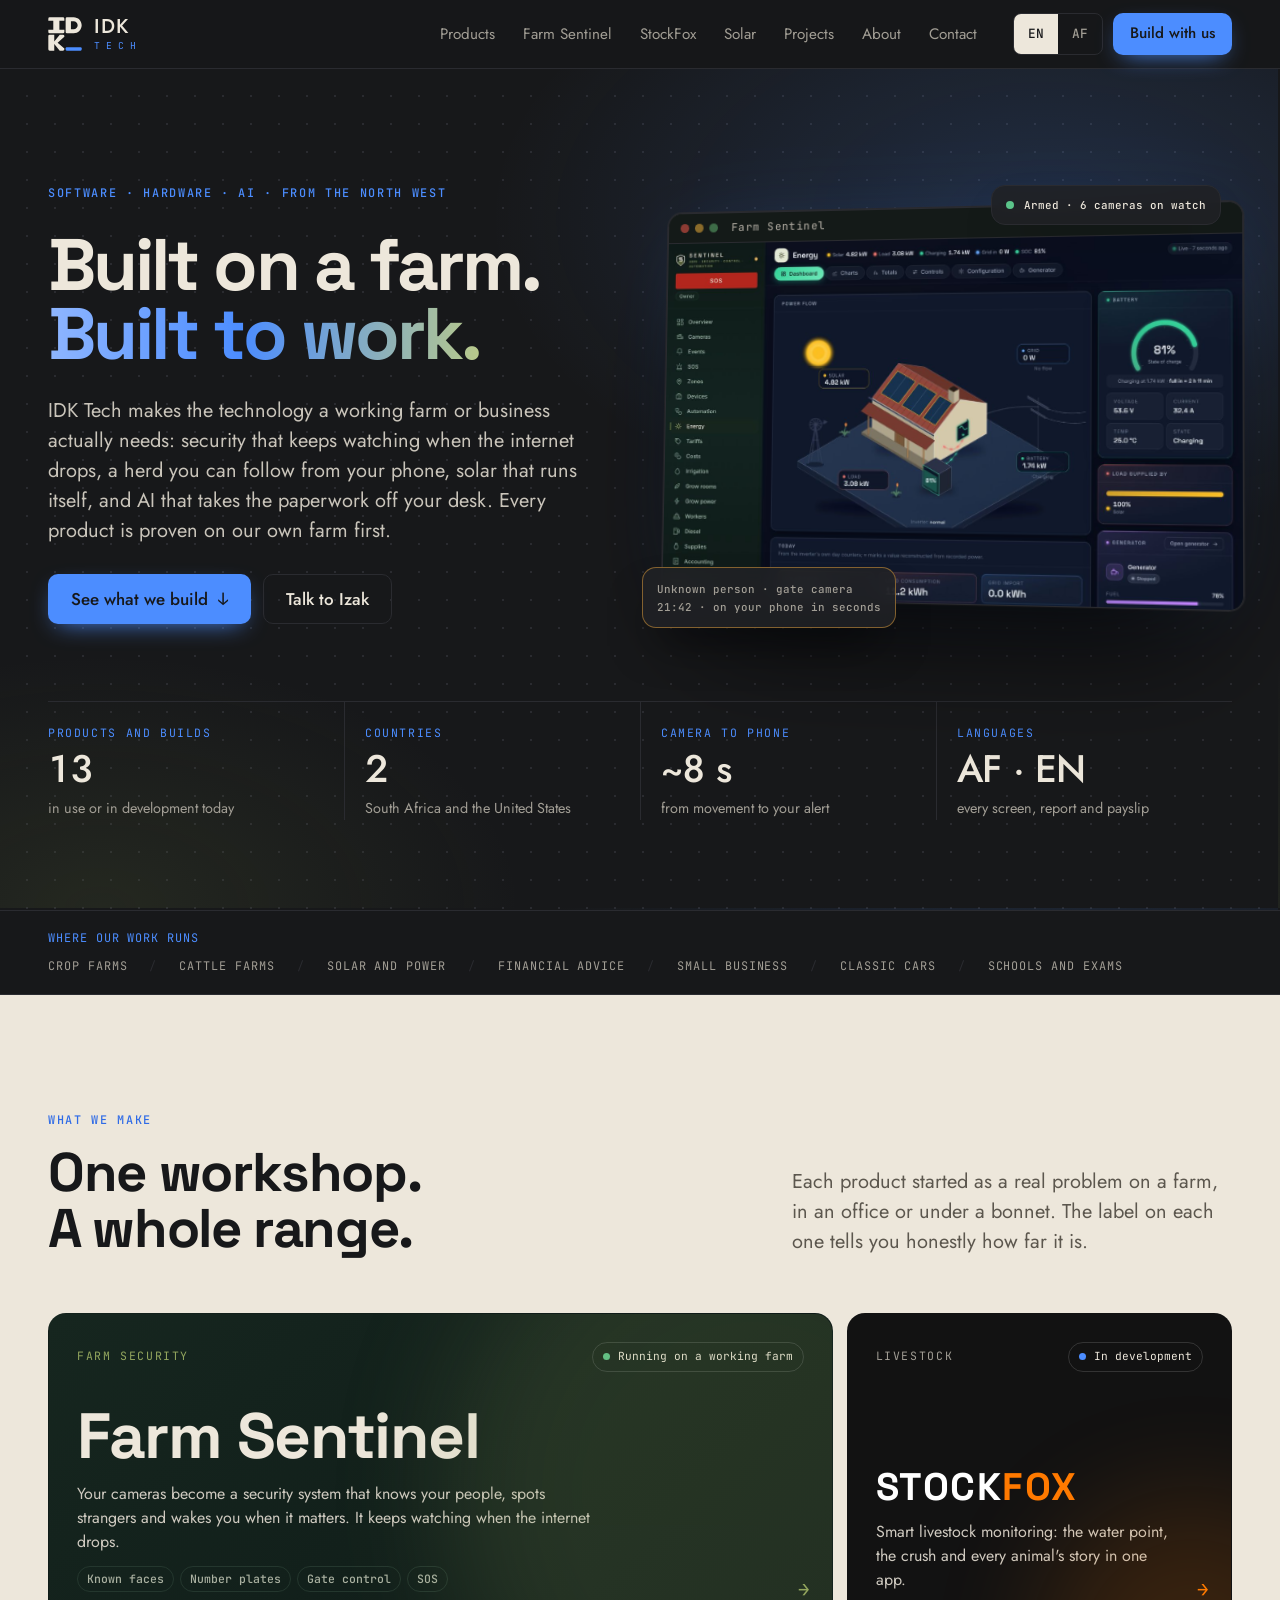
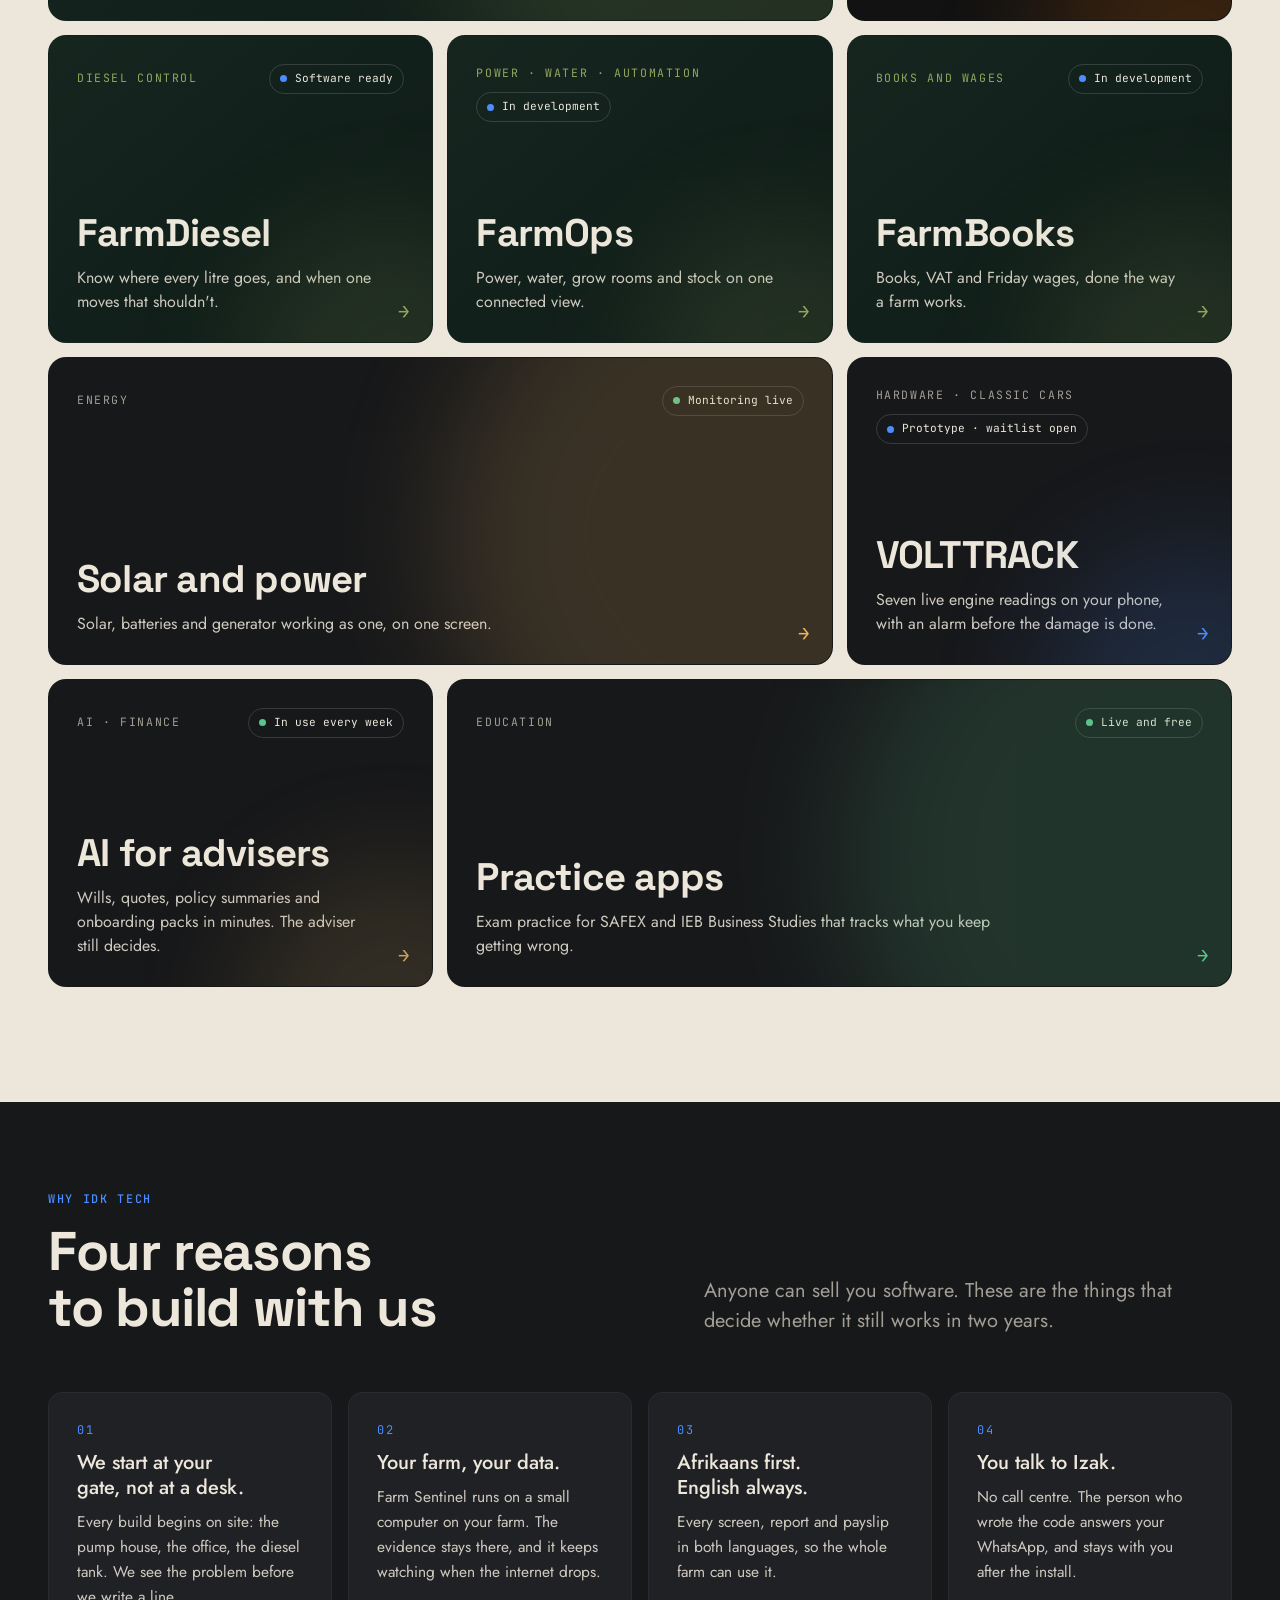
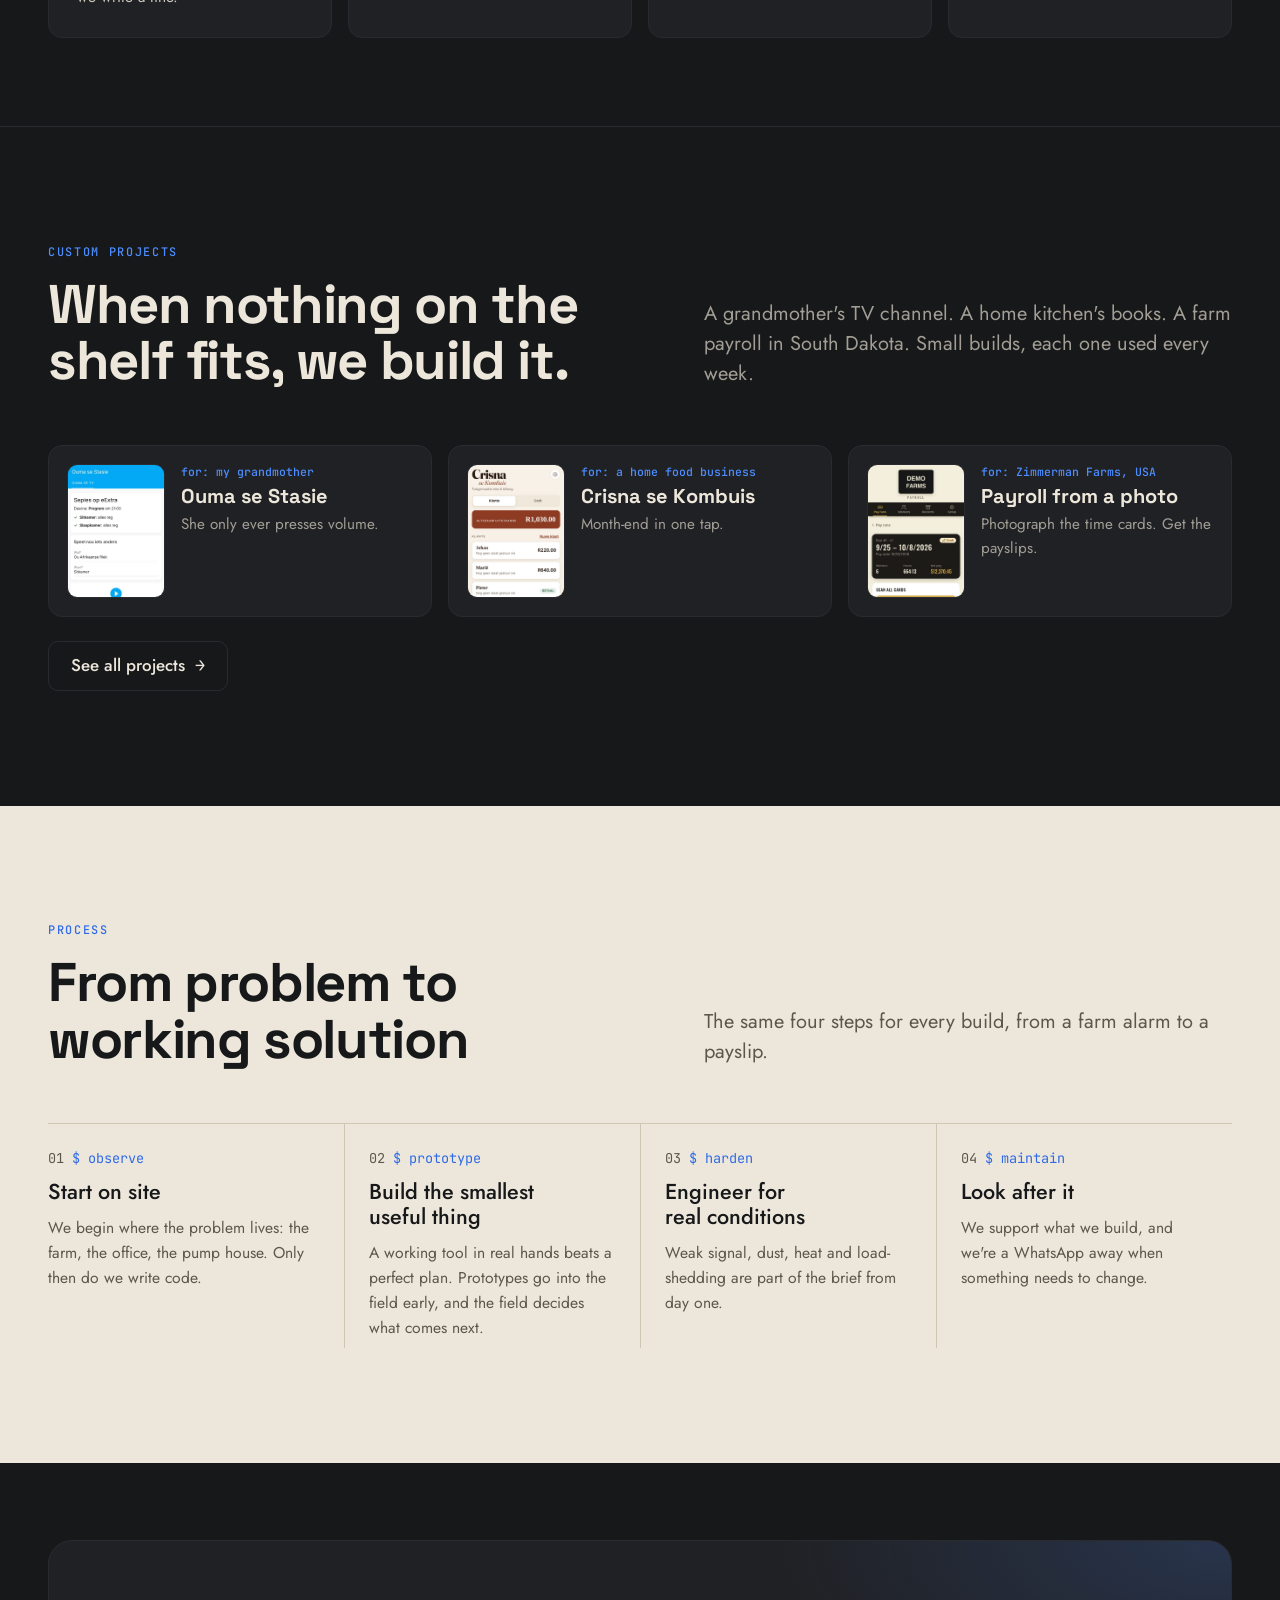
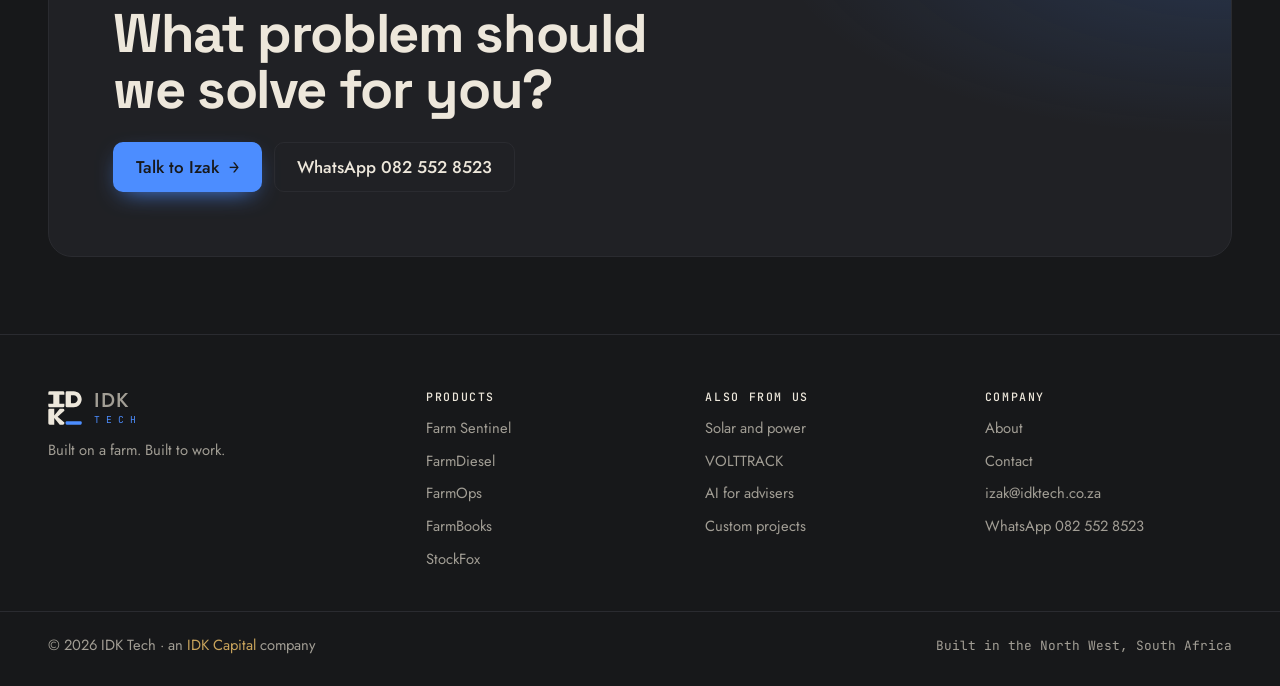
<file: index.html>
<!doctype html>
<html lang="en">
<head>
<meta charset="utf-8">
<meta name="viewport" content="width=device-width, initial-scale=1, viewport-fit=cover">
<title>IDK Tech · Built on a farm. Built to work.</title>
<meta name="description" content="IDK Tech builds software, hardware and AI for South African farms and businesses: Farm Sentinel security, StockFox livestock monitoring, solar and power control, VOLTTRACK and AI tools for financial advisers.">
<meta name="theme-color" content="#17181A">
<link rel="icon" href="/favicon.svg" type="image/svg+xml">
<link rel="icon" href="/favicon-32.png" sizes="32x32" type="image/png">
<link rel="apple-touch-icon" href="/apple-touch-icon.png">
<meta property="og:type" content="website">
<meta property="og:title" content="IDK Tech · Built on a farm. Built to work.">
<meta property="og:locale" content="en_ZA">
<meta property="og:locale:alternate" content="af_ZA">
<meta property="og:description" content="IDK Tech builds software, hardware and AI for South African farms and businesses: Farm Sentinel security, StockFox livestock monitoring, solar and power control, VOLTTRACK and AI tools for financial advisers.">
<meta property="og:url" content="https://idktech.co.za/">
<meta property="og:image" content="https://idktech.co.za/og.png">
<meta name="twitter:card" content="summary_large_image">
<link rel="canonical" href="https://idktech.co.za/">
<script type="application/ld+json">{"@context":"https://schema.org","@type":"Organization","name":"IDK Tech","url":"https://idktech.co.za/","logo":"https://idktech.co.za/apple-touch-icon.png","description":"IDK Tech builds software, hardware and AI for South African farms and businesses: Farm Sentinel security, StockFox livestock monitoring, solar and power control, VOLTTRACK and AI tools for financial advisers.","email":"izak@idktech.co.za","telephone":"+27825528523","address":{"@type":"PostalAddress","addressLocality":"Potchefstroom","addressRegion":"North West","addressCountry":"ZA"},"founder":{"@type":"Person","name":"Izak de Kock"}}</script>
<link rel="preconnect" href="https://fonts.googleapis.com"><link rel="preconnect" href="https://fonts.gstatic.com" crossorigin><link rel="stylesheet" href="https://fonts.googleapis.com/css2?family=JetBrains+Mono:wght@400;500&family=Jost:wght@400;500&family=Space+Grotesk:wght@500;700&display=swap">
<link rel="stylesheet" href="/style.css">
</head>
<body>
<a class="skip" href="#main"><span class="en">Skip to content</span><span class="af">Slaan oor na inhoud</span></a>
<div id="site" data-lang="en">

<header class="site-header">
  <div class="wrap">
    <a class="brand" href="/" aria-label="IDK Tech home">
      <svg viewBox="-6 -6 636 636" aria-hidden="true"><path d="M350 0H474C556.8 0 624 67.2 624 150C624 232.8 556.8 300 474 300H350Q324 300 324 274V26Q324 0 350 0ZM26 324H111V450L213.8 324H274Q300 324 300 350V362.8L174 474L300 585.2V598Q300 624 274 624H213.8L111 498V624H26Q0 624 0 598V350Q0 324 26 324ZM26 0H274Q300 0 300 26V66H207V234H300V274Q300 300 274 300H26Q0 300 0 274V234H93V66H0V26Q0 0 26 0ZM423 75V225H474C515.4 225 549 191.4 549 150C549 108.6 515.4 75 474 75Z" fill="#EDE7DB" fill-rule="evenodd"/><path class="mark-cursor" d="M344 558H604Q624 558 624 578V604Q624 624 604 624H344Q324 624 324 604V578Q324 558 344 558Z" fill="#4C8DFF"/></svg>
      <span class="brand-word"><b>IDK</b><span>TECH</span></span>
    </a>
    <nav class="nav" id="nav" aria-label="Main">
      <a href="index.html#products"><span class="en">Products</span><span class="af">Produkte</span></a>
      <a href="farm-sentinel.html"><span class="en">Farm Sentinel</span><span class="af">Farm Sentinel</span></a>
      <a href="stockfox.html"><span class="en">StockFox</span><span class="af">StockFox</span></a>
      <a href="solar.html"><span class="en">Solar</span><span class="af">Sonkrag</span></a>
      <a href="work.html"><span class="en">Projects</span><span class="af">Projekte</span></a>
      <a href="about.html"><span class="en">About</span><span class="af">Oor ons</span></a>
      <a href="contact.html"><span class="en">Contact</span><span class="af">Kontak</span></a>
    </nav>
    <div class="header-tools">
      <div class="lang" role="group" aria-label="Language / Taal">
        <button type="button" id="lang-en" data-set-lang="en" aria-pressed="true">EN</button>
        <button type="button" id="lang-af" data-set-lang="af" aria-pressed="false">AF</button>
      </div>
      <button type="button" class="menu-btn" id="menu-btn" aria-expanded="false" aria-controls="nav"><span class="en">Menu</span><span class="af">Kieslys</span></button>
      <a class="btn btn-primary header-cta" href="contact.html"><span class="en">Build with us</span><span class="af">Kom bou saam</span></a>
    </div>
  </div>
</header>

<main id="main">

<section class="hero hero-home" aria-labelledby="hero-title">
  <div class="wrap">
    <div class="hero-copy">
      <p class="eyebrow"><span class="en">Software · hardware · AI · from the North West</span><span class="af">Sagteware · hardeware · KI · uit Noordwes</span></p>
      <h1 id="hero-title"><span class="en">Built on a farm.<br><em>Built to work.</em></span><span class="af">Op 'n plaas gebou.<br><em>Gebou om te werk.</em></span></h1>
      <p class="lede en">IDK Tech makes the technology a working farm or business actually needs: security that keeps watching when the internet drops, a herd you can follow from your phone, solar that runs itself, and AI that takes the paperwork off your desk. Every product is proven on our own farm first.</p>
      <p class="lede af">IDK Tech maak die tegnologie wat 'n werkende plaas of besigheid regtig nodig het: sekuriteit wat bly waak as die internet val, 'n kudde wat jy van jou foon af volg, sonkrag wat homself bestuur, en KI wat die papierwerk van jou lessenaar afhaal. Elke produk word eers op ons eie plaas bewys.</p>
      <div class="hero-actions">
        <a class="btn btn-primary" href="#products"><span class="en">See what we build</span><span class="af">Sien wat ons bou</span> <span class="arrow" aria-hidden="true">↓</span></a>
        <a class="btn btn-ghost" href="contact.html"><span class="en">Talk to Izak</span><span class="af">Praat met Izak</span></a>
      </div>
    </div>
    <div class="hero-stage" aria-hidden="true">
      <figure class="browser hero-shot">
        <div class="br-bar"><i></i><i></i><i></i><span>Farm Sentinel</span></div>
        <div class="br-body"><img class="en" src="shots/solar-dash-en.jpg" alt="" width="1400" height="875"><img class="af" src="shots/solar-dash-af.jpg" alt="" width="1400" height="875"></div>
      </figure>
      <div class="float-chip fc-alert"><b><span class="en">Unknown person · gate camera</span><span class="af">Onbekende persoon · hekkamera</span></b><span>21:42 · <span class="en">on your phone in seconds</span><span class="af">binne sekondes op jou foon</span></span></div>
      <div class="float-chip fc-ok"><i class="pulse"></i><span><span class="en">Armed · 6 cameras on watch</span><span class="af">Gewapen · 6 kameras op wag</span></span></div>
    </div>
  </div>
  <div class="wrap stats-wrap">
    <dl class="stats">
      <div><dt><span class="en">products and builds</span><span class="af">produkte en bouwerk</span></dt><dd>13</dd><p><span class="en">in use or in development today</span><span class="af">vandag in gebruik of in ontwikkeling</span></p></div>
      <div><dt><span class="en">countries</span><span class="af">lande</span></dt><dd>2</dd><p><span class="en">South Africa and the United States</span><span class="af">Suid-Afrika en die Verenigde State</span></p></div>
      <div><dt><span class="en">camera to phone</span><span class="af">kamera tot foon</span></dt><dd>~8 s</dd><p><span class="en">from movement to your alert</span><span class="af">van beweging tot jou waarskuwing</span></p></div>
      <div><dt><span class="en">languages</span><span class="af">tale</span></dt><dd>AF · EN</dd><p><span class="en">every screen, report and payslip</span><span class="af">elke skerm, verslag en strokie</span></p></div>
    </dl>
  </div>
</section>

<div class="sectors" aria-label="Sectors">
  <div class="wrap"><span><span class="en">Where our work runs</span><span class="af">Waar ons werk loop</span></span>
    <ul><li><span class="en">Crop farms</span><span class="af">Saaiplase</span></li><li><span class="en">Cattle farms</span><span class="af">Beesplase</span></li><li><span class="en">Solar and power</span><span class="af">Sonkrag en krag</span></li><li><span class="en">Financial advice</span><span class="af">Finansiële advies</span></li><li><span class="en">Small business</span><span class="af">Kleinsake</span></li><li><span class="en">Classic cars</span><span class="af">Klassieke motors</span></li><li><span class="en">Schools and exams</span><span class="af">Skole en eksamens</span></li></ul>
  </div>
</div>

<section class="band on-kalk" id="products" aria-labelledby="products-title">
  <div class="wrap">
    <div class="band-head">
      <div class="titles">
        <p class="eyebrow"><span class="en">What we make</span><span class="af">Wat ons maak</span></p>
        <h2 id="products-title"><span class="en">One workshop. A whole range.</span><span class="af">Een werkswinkel. 'n Hele reeks.</span></h2>
      </div>
      <div>
        <p class="lede en">Each product started as a real problem on a farm, in an office or under a bonnet. The label on each one tells you honestly how far it is.</p>
        <p class="lede af">Elke produk het begin as 'n regte probleem op 'n plaas, in 'n kantoor of onder 'n enjinkap. Die etiket op elkeen sê eerlik hoe ver dit is.</p>
      </div>
    </div>
    <div class="bento">
      <a class="tile-p tp-sentinel tp-wide reveal" href="farm-sentinel.html">
        <span class="tp-top"><span class="tag"><span class="en">Farm security</span><span class="af">Plaassekuriteit</span></span><span class="status live"><span class="en">Running on a working farm</span><span class="af">Loop op 'n werkende plaas</span></span></span>
        <span class="tp-name">Farm Sentinel</span>
        <span class="tp-line"><span class="en">Your cameras become a security system that knows your people, spots strangers and wakes you when it matters. It keeps watching when the internet drops.</span><span class="af">Jou kameras word 'n sekuriteitstelsel wat jou mense ken, vreemdelinge raaksien en jou wakker maak wanneer dit saak maak. Dit bly waak as die internet val.</span></span>
        <span class="tp-chips"><i><span class="en">Known faces</span><span class="af">Bekende gesigte</span></i><i><span class="en">Number plates</span><span class="af">Nommerplate</span></i><i><span class="en">Gate control</span><span class="af">Hekbeheer</span></i><i>SOS</i></span>
        <span class="tp-go" aria-hidden="true">→</span>
      </a>
      <a class="tile-p tp-fox reveal" href="stockfox.html">
        <span class="tp-top"><span class="tag"><span class="en">Livestock</span><span class="af">Vee</span></span><span class="status "><span class="en">In development</span><span class="af">In ontwikkeling</span></span></span>
        <span class="tp-name"><span class="fox-word">STOCK<b>FOX</b></span></span>
        <span class="tp-line"><span class="en">Smart livestock monitoring: the water point, the crush and every animal's story in one app.</span><span class="af">Slim veemonitering: die waterpunt, die drukgang en elke dier se storie in een app.</span></span>
        
        <span class="tp-go" aria-hidden="true">→</span>
      </a>
      <a class="tile-p tp-farm reveal" href="farm-sentinel.html#p-diesel">
        <span class="tp-top"><span class="tag"><span class="en">Diesel control</span><span class="af">Dieselbeheer</span></span><span class="status "><span class="en">Software ready</span><span class="af">Sagteware gereed</span></span></span>
        <span class="tp-name">FarmDiesel</span>
        <span class="tp-line"><span class="en">Know where every litre goes, and when one moves that shouldn't.</span><span class="af">Weet waarheen elke liter gaan, en wanneer een beweeg wat nie moet nie.</span></span>
        
        <span class="tp-go" aria-hidden="true">→</span>
      </a>
      <a class="tile-p tp-farm reveal" href="farm-sentinel.html#p-ops">
        <span class="tp-top"><span class="tag"><span class="en">Power · water · automation</span><span class="af">Krag · water · outomatisering</span></span><span class="status "><span class="en">In development</span><span class="af">In ontwikkeling</span></span></span>
        <span class="tp-name">FarmOps</span>
        <span class="tp-line"><span class="en">Power, water, grow rooms and stock on one connected view.</span><span class="af">Krag, water, groeikamers en voorraad op een gekoppelde skerm.</span></span>
        
        <span class="tp-go" aria-hidden="true">→</span>
      </a>
      <a class="tile-p tp-farm reveal" href="farm-sentinel.html#p-books">
        <span class="tp-top"><span class="tag"><span class="en">Books and wages</span><span class="af">Boeke en lone</span></span><span class="status "><span class="en">In development</span><span class="af">In ontwikkeling</span></span></span>
        <span class="tp-name">FarmBooks</span>
        <span class="tp-line"><span class="en">Books, VAT and Friday wages, done the way a farm works.</span><span class="af">Boeke, BTW en Vrydag se lone, gedoen soos 'n plaas werk.</span></span>
        
        <span class="tp-go" aria-hidden="true">→</span>
      </a>
      <a class="tile-p tp-solar tp-span reveal" href="solar.html">
        <span class="tp-top"><span class="tag"><span class="en">Energy</span><span class="af">Energie</span></span><span class="status live"><span class="en">Monitoring live</span><span class="af">Monitering lewendig</span></span></span>
        <span class="tp-name"><span class="en">Solar and power</span><span class="af">Sonkrag en krag</span></span>
        <span class="tp-line"><span class="en">Solar, batteries and generator working as one, on one screen.</span><span class="af">Sonkrag, batterye en kragopwekker wat as een werk, op een skerm.</span></span>
        
        <span class="tp-go" aria-hidden="true">→</span>
      </a>
      <a class="tile-p tp-volt reveal" href="volttrack.html">
        <span class="tp-top"><span class="tag"><span class="en">Hardware · classic cars</span><span class="af">Hardeware · klassieke motors</span></span><span class="status "><span class="en">Prototype · waitlist open</span><span class="af">Prototipe · waglys oop</span></span></span>
        <span class="tp-name">VOLTTRACK</span>
        <span class="tp-line"><span class="en">Seven live engine readings on your phone, with an alarm before the damage is done.</span><span class="af">Sewe lewendige enjinlesings op jou foon, met 'n alarm voor die skade gedoen is.</span></span>
        
        <span class="tp-go" aria-hidden="true">→</span>
      </a>
      <a class="tile-p tp-ai reveal" href="ai-advisers.html">
        <span class="tp-top"><span class="tag"><span class="en">AI · finance</span><span class="af">KI · finansies</span></span><span class="status live"><span class="en">In use every week</span><span class="af">Elke week in gebruik</span></span></span>
        <span class="tp-name"><span class="en">AI for advisers</span><span class="af">KI vir adviseurs</span></span>
        <span class="tp-line"><span class="en">Wills, quotes, policy summaries and onboarding packs in minutes. The adviser still decides.</span><span class="af">Testamente, kwotasies, polisopsommings en aanstellingspakke in minute. Die adviseur besluit steeds.</span></span>
        
        <span class="tp-go" aria-hidden="true">→</span>
      </a>
      <a class="tile-p tp-learn tp-span reveal" href="work.html#learn">
        <span class="tp-top"><span class="tag"><span class="en">Education</span><span class="af">Onderwys</span></span><span class="status live"><span class="en">Live and free</span><span class="af">Lewendig en gratis</span></span></span>
        <span class="tp-name"><span class="en">Practice apps</span><span class="af">Oefen-apps</span></span>
        <span class="tp-line"><span class="en">Exam practice for SAFEX and IEB Business Studies that tracks what you keep getting wrong.</span><span class="af">Eksamenoefening vir SAFEX en IEB Besigheidstudies wat byhou wat jy aanhou verkeerd kry.</span></span>
        
        <span class="tp-go" aria-hidden="true">→</span>
      </a>
    </div>
  </div>
</section>

<section class="band promise" id="promise" aria-labelledby="promise-title">
  <div class="wrap">
    <div class="band-head">
      <div class="titles">
        <p class="eyebrow"><span class="en">Why IDK Tech</span><span class="af">Hoekom IDK Tech</span></p>
        <h2 id="promise-title"><span class="en">Four reasons to build with us</span><span class="af">Vier redes om saam met ons te bou</span></h2>
      </div>
      <p class="lede en">Anyone can sell you software. These are the things that decide whether it still works in two years.</p>
      <p class="lede af">Enigiemand kan vir jou sagteware verkoop. Dít is die dinge wat bepaal of dit oor twee jaar nog werk.</p>
    </div>
    <div class="vows">
      <div class="vow reveal">
        <span class="vow-n">01</span>
        <h3><span class="en">We start at your gate, not at a desk.</span><span class="af">Ons begin by jou hek, nie by 'n lessenaar nie.</span></h3>
        <p class="en">Every build begins on site: the pump house, the office, the diesel tank. We see the problem before we write a line.</p>
        <p class="af">Elke bouwerk begin op die terrein: die pomphuis, die kantoor, die dieseltenk. Ons sien die probleem voor ons 'n reël skryf.</p>
      </div>
      <div class="vow reveal">
        <span class="vow-n">02</span>
        <h3><span class="en">Your farm, your data.</span><span class="af">Jou plaas, jou data.</span></h3>
        <p class="en">Farm Sentinel runs on a small computer on your farm. The evidence stays there, and it keeps watching when the internet drops.</p>
        <p class="af">Farm Sentinel loop op 'n klein rekenaar op jou plaas. Die bewyse bly daar, en dit hou aan waak as die internet val.</p>
      </div>
      <div class="vow reveal">
        <span class="vow-n">03</span>
        <h3><span class="en">Afrikaans first. English always.</span><span class="af">Afrikaans eerste. Engels altyd.</span></h3>
        <p class="en">Every screen, report and payslip in both languages, so the whole farm can use it.</p>
        <p class="af">Elke skerm, verslag en betaalstrokie in albei tale, sodat die hele plaas dit kan gebruik.</p>
      </div>
      <div class="vow reveal">
        <span class="vow-n">04</span>
        <h3><span class="en">You talk to Izak.</span><span class="af">Jy praat met Izak.</span></h3>
        <p class="en">No call centre. The person who wrote the code answers your WhatsApp, and stays with you after the install.</p>
        <p class="af">Geen inbelsentrum nie. Die persoon wat die kode geskryf het, antwoord jou WhatsApp, en bly by jou ná die installasie.</p>
      </div>
    </div>
  </div>
</section>

<section class="band" id="work" aria-labelledby="work-title">
  <div class="wrap">
    <div class="band-head">
      <div class="titles">
        <p class="eyebrow"><span class="en">Custom projects</span><span class="af">Pasgemaakte projekte</span></p>
        <h2 id="work-title"><span class="en">When nothing on the shelf fits, we build it.</span><span class="af">As niks op die rak pas nie, bou ons dit.</span></h2>
      </div>
      <p class="lede en">A grandmother's TV channel. A home kitchen's books. A farm payroll in South Dakota. Small builds, each one used every week.</p>
      <p class="lede af">'n Ouma se TV-kanaal. 'n Tuiskombuis se boeke. 'n Plaas se betaalstaat in Suid-Dakota. Klein bouwerk, elkeen elke week in gebruik.</p>
    </div>
    <div class="teasers">
      <a class="teaser reveal" href="work.html#c-ouma"><img src="shots/ouma-1.jpg" alt="" loading="lazy" width="440" height="650"><span class="for"><span class="en">for: my grandmother</span><span class="af">vir: my ouma</span></span><b>Ouma se Stasie</b><span><span class="en">She only ever presses volume.</span><span class="af">Sy druk net ooit volume.</span></span></a>
      <a class="teaser reveal" href="work.html#c-kombuis"><img src="shots/kombuis-1.jpg" alt="" loading="lazy" width="440" height="650"><span class="for"><span class="en">for: a home food business</span><span class="af">vir: 'n tuiskosbesigheid</span></span><b>Crisna se Kombuis</b><span><span class="en">Month-end in one tap.</span><span class="af">Maandeinde met een tik.</span></span></a>
      <a class="teaser reveal" href="work.html#c-zimmerman"><img src="shots/payroll-1.jpg" alt="" loading="lazy" width="440" height="650"><span class="for"><span class="en">for: Zimmerman Farms, USA</span><span class="af">vir: Zimmerman Farms, VSA</span></span><b><span class="en">Payroll from a photo</span><span class="af">Betaalstaat uit 'n foto</span></b><span><span class="en">Photograph the time cards. Get the payslips.</span><span class="af">Neem 'n foto van die tydkaarte. Kry die strokies.</span></span></a>
    </div>
    <p class="more"><a class="btn btn-ghost" href="work.html"><span class="en">See all projects</span><span class="af">Sien al die projekte</span> <span class="arrow" aria-hidden="true">→</span></a></p>
  </div>
</section>

<section class="band on-kalk" id="approach" aria-labelledby="approach-title">
  <div class="wrap">
    <div class="band-head">
      <div class="titles">
        <p class="eyebrow"><span class="en">Process</span><span class="af">Proses</span></p>
        <h2 id="approach-title"><span class="en">From problem to working solution</span><span class="af">Van probleem tot werkende oplossing</span></h2>
      </div>
      <p class="lede en">The same four steps for every build, from a farm alarm to a payslip.</p>
      <p class="lede af">Dieselfde vier stappe vir elke bouwerk, van 'n plaasalarm tot 'n betaalstrokie.</p>
    </div>
    <div class="steps">
      <div class="step reveal">
        <p class="cmd">$ observe</p>
        <h3><span class="en">Start on site</span><span class="af">Begin op die terrein</span></h3>
        <p class="en">We begin where the problem lives: the farm, the office, the pump house. Only then do we write code.</p>
        <p class="af">Ons begin waar die probleem is: die plaas, die kantoor, die pomphuis. Eers dan skryf ons kode.</p>
      </div>
      <div class="step reveal">
        <p class="cmd">$ prototype</p>
        <h3><span class="en">Build the smallest useful thing</span><span class="af">Bou die kleinste ding wat werk</span></h3>
        <p class="en">A working tool in real hands beats a perfect plan. Prototypes go into the field early, and the field decides what comes next.</p>
        <p class="af">'n Werkende hulpmiddel in regte hande klop 'n perfekte plan. Prototipes gaan vroeg veld toe, en die veld besluit wat volgende kom.</p>
      </div>
      <div class="step reveal">
        <p class="cmd">$ harden</p>
        <h3><span class="en">Engineer for real conditions</span><span class="af">Ontwerp vir regte toestande</span></h3>
        <p class="en">Weak signal, dust, heat and load-shedding are part of the brief from day one.</p>
        <p class="af">Swak sein, stof, hitte en beurtkrag is van dag een af deel van die opdrag.</p>
      </div>
      <div class="step reveal">
        <p class="cmd">$ maintain</p>
        <h3><span class="en">Look after it</span><span class="af">Sorg daarvoor</span></h3>
        <p class="en">We support what we build, and we're a WhatsApp away when something needs to change.</p>
        <p class="af">Ons ondersteun wat ons bou, en ons is 'n WhatsApp ver as iets moet verander.</p>
      </div>
    </div>
  </div>
</section>

<section class="band cta-band">
  <div class="wrap">
    <div class="cta-box reveal">
      <h2><span class="en">What problem should we solve for you?</span><span class="af">Watter probleem moet ons vir jou oplos?</span></h2>
      <div class="hero-actions">
        <a class="btn btn-primary" href="contact.html?topic=custom"><span class="en">Talk to Izak</span><span class="af">Praat met Izak</span> <span class="arrow" aria-hidden="true">→</span></a>
        <a class="btn btn-ghost" href="https://wa.me/27825528523">WhatsApp 082 552 8523</a>
      </div>
    </div>
  </div>
</section>

</main>

<footer class="site-footer">
  <div class="wrap foot-grid">
    <div class="foot-brand">
      <a class="brand" href="/" aria-label="IDK Tech home"><svg viewBox="-6 -6 636 636" aria-hidden="true"><path d="M350 0H474C556.8 0 624 67.2 624 150C624 232.8 556.8 300 474 300H350Q324 300 324 274V26Q324 0 350 0ZM26 324H111V450L213.8 324H274Q300 324 300 350V362.8L174 474L300 585.2V598Q300 624 274 624H213.8L111 498V624H26Q0 624 0 598V350Q0 324 26 324ZM26 0H274Q300 0 300 26V66H207V234H300V274Q300 300 274 300H26Q0 300 0 274V234H93V66H0V26Q0 0 26 0ZM423 75V225H474C515.4 225 549 191.4 549 150C549 108.6 515.4 75 474 75Z" fill="#EDE7DB" fill-rule="evenodd"/><path class="mark-cursor" d="M344 558H604Q624 558 624 578V604Q624 624 604 624H344Q324 624 324 604V578Q324 558 344 558Z" fill="#4C8DFF"/></svg><span class="brand-word"><b>IDK</b><span>TECH</span></span></a>
      <p><span class="en">Built on a farm. Built to work.</span><span class="af">Op 'n plaas gebou. Gebou om te werk.</span></p>
    </div>
    <nav aria-label="Products">
      <p class="foot-h"><span class="en">Products</span><span class="af">Produkte</span></p>
      <a href="farm-sentinel.html">Farm Sentinel</a>
      <a href="farm-sentinel.html#p-diesel">FarmDiesel</a>
      <a href="farm-sentinel.html#p-ops">FarmOps</a>
      <a href="farm-sentinel.html#p-books">FarmBooks</a>
      <a href="stockfox.html">StockFox</a>
    </nav>
    <nav aria-label="More products">
      <p class="foot-h"><span class="en">Also from us</span><span class="af">Ook van ons</span></p>
      <a href="solar.html"><span class="en">Solar and power</span><span class="af">Sonkrag en krag</span></a>
      <a href="volttrack.html">VOLTTRACK</a>
      <a href="ai-advisers.html"><span class="en">AI for advisers</span><span class="af">KI vir adviseurs</span></a>
      <a href="work.html"><span class="en">Custom projects</span><span class="af">Pasgemaakte projekte</span></a>
    </nav>
    <nav aria-label="Company">
      <p class="foot-h"><span class="en">Company</span><span class="af">Maatskappy</span></p>
      <a href="about.html"><span class="en">About</span><span class="af">Oor ons</span></a>
      <a href="contact.html"><span class="en">Contact</span><span class="af">Kontak</span></a>
      <a href="mailto:izak@idktech.co.za">izak@idktech.co.za</a>
      <a href="https://wa.me/27825528523">WhatsApp 082 552 8523</a>
    </nav>
  </div>
  <div class="wrap foot-base">
    <p>© <span id="year">2026</span> IDK Tech · <span class="en">an</span><span class="af">'n</span> <a class="capital" href="https://idkcapital.co.za">IDK Capital</a> <span class="en">company</span><span class="af">maatskappy</span></p>
    <p class="mono"><span class="en">Built in the North West, South Africa</span><span class="af">Gebou in Noordwes, Suid-Afrika</span></p>
  </div>
</footer>

</div>

<script src="/app.js"></script>
</body>
</html>
</file>
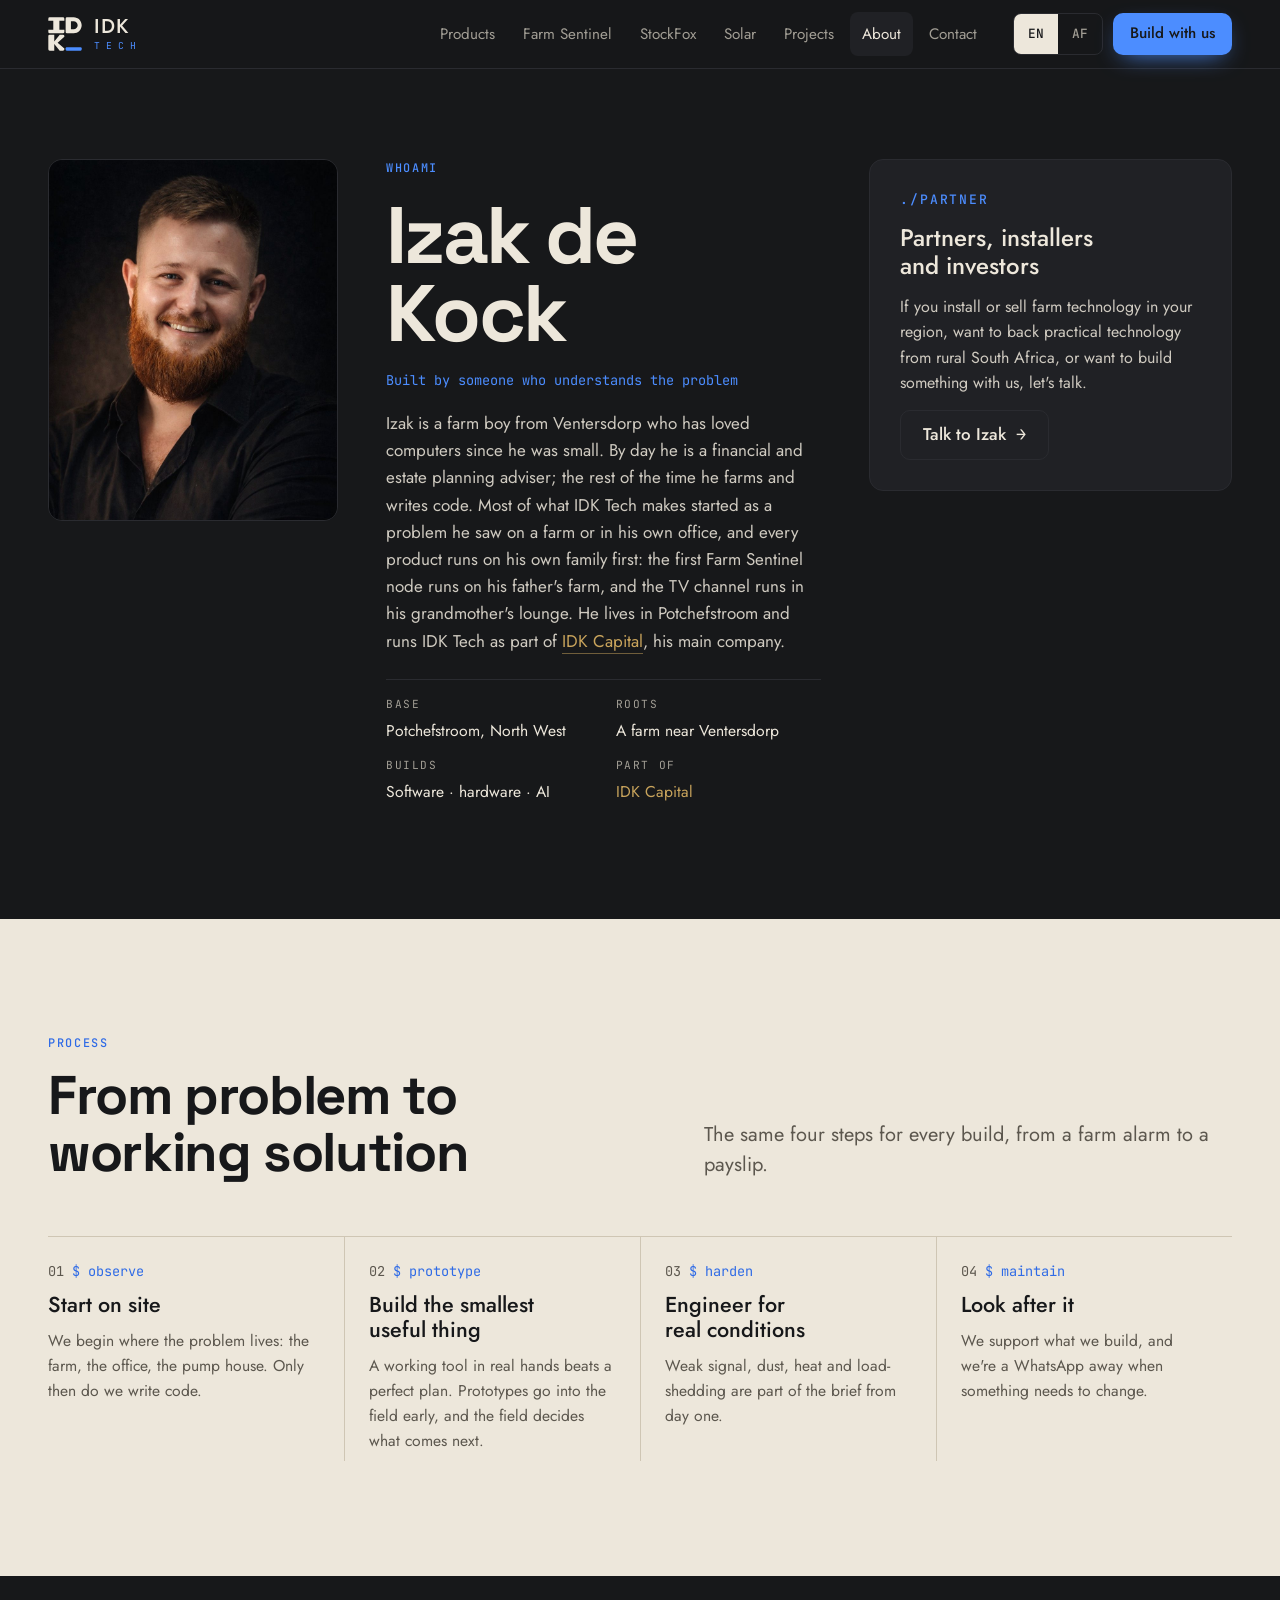
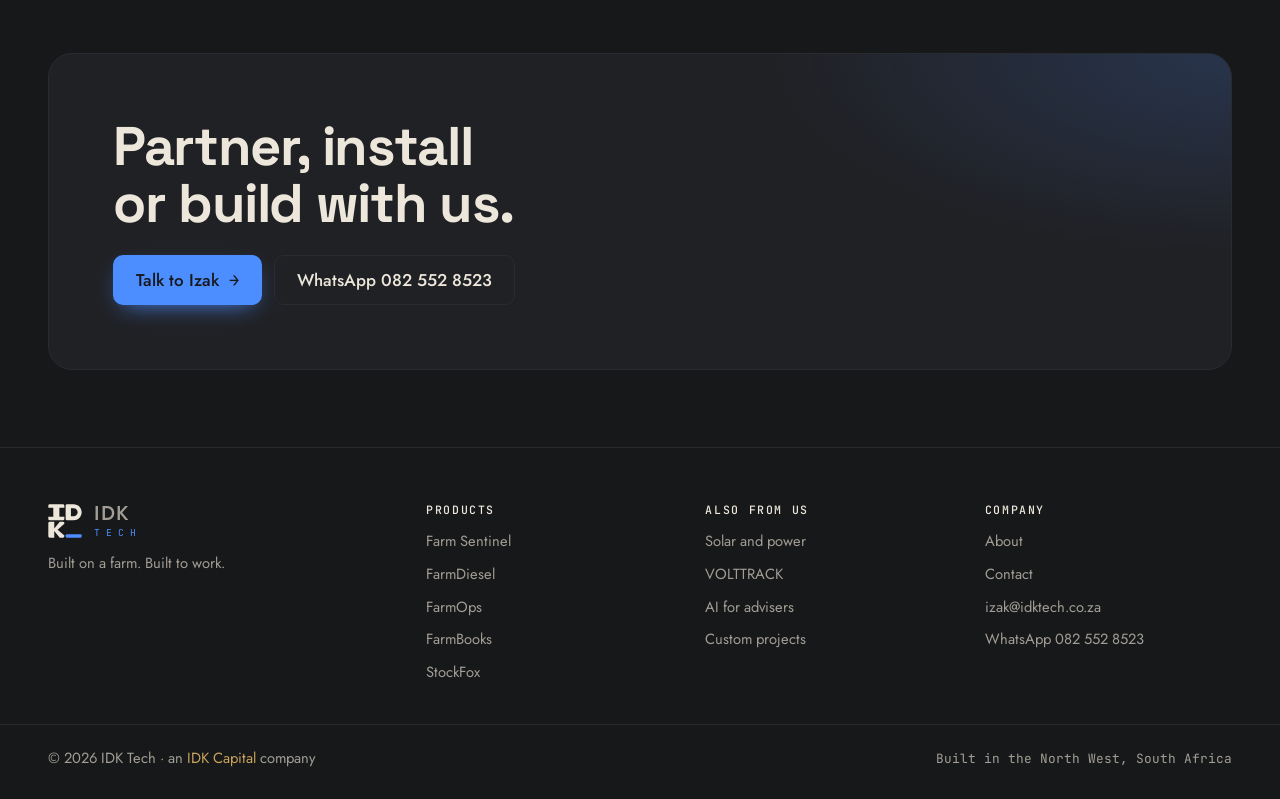
<file: about.html>
<!doctype html>
<html lang="en">
<head>
<meta charset="utf-8">
<meta name="viewport" content="width=device-width, initial-scale=1, viewport-fit=cover">
<title>About · Izak de Kock and IDK Tech</title>
<meta name="description" content="IDK Tech is run by Izak de Kock, a farm boy from Ventersdorp, financial adviser and programmer in Potchefstroom. Every product runs on his own family's farm first.">
<meta name="theme-color" content="#17181A">
<link rel="icon" href="/favicon.svg" type="image/svg+xml">
<link rel="icon" href="/favicon-32.png" sizes="32x32" type="image/png">
<link rel="apple-touch-icon" href="/apple-touch-icon.png">
<meta property="og:type" content="website">
<meta property="og:title" content="About · Izak de Kock and IDK Tech">
<meta property="og:locale" content="en_ZA">
<meta property="og:locale:alternate" content="af_ZA">
<meta property="og:description" content="IDK Tech is run by Izak de Kock, a farm boy from Ventersdorp, financial adviser and programmer in Potchefstroom. Every product runs on his own family's farm first.">
<meta property="og:url" content="https://idktech.co.za/about.html">
<meta property="og:image" content="https://idktech.co.za/og.png">
<meta name="twitter:card" content="summary_large_image">
<link rel="canonical" href="https://idktech.co.za/about.html">
<link rel="preconnect" href="https://fonts.googleapis.com"><link rel="preconnect" href="https://fonts.gstatic.com" crossorigin><link rel="stylesheet" href="https://fonts.googleapis.com/css2?family=JetBrains+Mono:wght@400;500&family=Jost:wght@400;500&family=Space+Grotesk:wght@500;700&display=swap">
<link rel="stylesheet" href="/style.css">
</head>
<body>
<a class="skip" href="#main"><span class="en">Skip to content</span><span class="af">Slaan oor na inhoud</span></a>
<div id="site" data-lang="en">

<header class="site-header">
  <div class="wrap">
    <a class="brand" href="/" aria-label="IDK Tech home">
      <svg viewBox="-6 -6 636 636" aria-hidden="true"><path d="M350 0H474C556.8 0 624 67.2 624 150C624 232.8 556.8 300 474 300H350Q324 300 324 274V26Q324 0 350 0ZM26 324H111V450L213.8 324H274Q300 324 300 350V362.8L174 474L300 585.2V598Q300 624 274 624H213.8L111 498V624H26Q0 624 0 598V350Q0 324 26 324ZM26 0H274Q300 0 300 26V66H207V234H300V274Q300 300 274 300H26Q0 300 0 274V234H93V66H0V26Q0 0 26 0ZM423 75V225H474C515.4 225 549 191.4 549 150C549 108.6 515.4 75 474 75Z" fill="#EDE7DB" fill-rule="evenodd"/><path class="mark-cursor" d="M344 558H604Q624 558 624 578V604Q624 624 604 624H344Q324 624 324 604V578Q324 558 344 558Z" fill="#4C8DFF"/></svg>
      <span class="brand-word"><b>IDK</b><span>TECH</span></span>
    </a>
    <nav class="nav" id="nav" aria-label="Main">
      <a href="index.html#products"><span class="en">Products</span><span class="af">Produkte</span></a>
      <a href="farm-sentinel.html"><span class="en">Farm Sentinel</span><span class="af">Farm Sentinel</span></a>
      <a href="stockfox.html"><span class="en">StockFox</span><span class="af">StockFox</span></a>
      <a href="solar.html"><span class="en">Solar</span><span class="af">Sonkrag</span></a>
      <a href="work.html"><span class="en">Projects</span><span class="af">Projekte</span></a>
      <a href="about.html" aria-current="page"><span class="en">About</span><span class="af">Oor ons</span></a>
      <a href="contact.html"><span class="en">Contact</span><span class="af">Kontak</span></a>
    </nav>
    <div class="header-tools">
      <div class="lang" role="group" aria-label="Language / Taal">
        <button type="button" id="lang-en" data-set-lang="en" aria-pressed="true">EN</button>
        <button type="button" id="lang-af" data-set-lang="af" aria-pressed="false">AF</button>
      </div>
      <button type="button" class="menu-btn" id="menu-btn" aria-expanded="false" aria-controls="nav"><span class="en">Menu</span><span class="af">Kieslys</span></button>
      <a class="btn btn-primary header-cta" href="contact.html"><span class="en">Build with us</span><span class="af">Kom bou saam</span></a>
    </div>
  </div>
</header>

<main id="main">
<section class="band page-first" id="about" aria-labelledby="about-title">
  <div class="wrap">
    <div class="about-grid">
      <div class="portrait reveal">
        <img src="izak.jpg" alt="Izak de Kock" width="900" height="1350">
      </div>
      <div class="about-copy reveal">
        <p class="eyebrow">whoami</p>
        <h1 id="about-title" class="h-page">Izak de Kock</h1>
        <p class="role"><span class="en">Built by someone who understands the problem</span><span class="af">Gebou deur iemand wat die probleem verstaan</span></p>
        <p class="bio en">Izak is a farm boy from Ventersdorp who has loved computers since he was small. By day he is a financial and estate planning adviser; the rest of the time he farms and writes code. Most of what IDK Tech makes started as a problem he saw on a farm or in his own office, and every product runs on his own family first: the first Farm Sentinel node runs on his father's farm, and the TV channel runs in his grandmother's lounge. He lives in Potchefstroom and runs IDK Tech as part of <a class="capital" href="https://idkcapital.co.za">IDK Capital</a>, his main company.</p>
        <p class="bio af">Izak is 'n boerseun van Ventersdorp wat van kleins af lief is vir rekenaars. Bedags is hy 'n finansiële en boedelbeplanningsadviseur; die res van die tyd boer hy en skryf hy kode. Die meeste van wat IDK Tech maak, het begin as 'n probleem wat hy op 'n plaas of in sy eie kantoor raakgesien het, en elke produk loop eerste op sy eie familie: die eerste Farm Sentinel-nodus loop op sy pa se plaas, en die TV-kanaal loop in sy ouma se sitkamer. Hy woon in Potchefstroom en bedryf IDK Tech as deel van <a class="capital" href="https://idkcapital.co.za">IDK Capital</a>, sy hoofmaatskappy.</p>
        <dl class="facts">
          <div><dt><span class="en">Base</span><span class="af">Basis</span></dt><dd><span class="en">Potchefstroom, North West</span><span class="af">Potchefstroom, Noordwes</span></dd></div>
          <div><dt><span class="en">Roots</span><span class="af">Wortels</span></dt><dd><span class="en">A farm near Ventersdorp</span><span class="af">'n Plaas naby Ventersdorp</span></dd></div>
          <div><dt><span class="en">Builds</span><span class="af">Bou</span></dt><dd><span class="en">Software · hardware · AI</span><span class="af">Sagteware · hardeware · KI</span></dd></div>
          <div><dt><span class="en">Part of</span><span class="af">Deel van</span></dt><dd class="gold">IDK Capital</dd></div>
        </dl>
      </div>
      <aside class="partner reveal" aria-labelledby="partner-title">
        <p class="eyebrow">./partner</p>
        <h3 id="partner-title"><span class="en">Partners, installers and investors</span><span class="af">Vennote, installeerders en beleggers</span></h3>
        <p class="en">If you install or sell farm technology in your region, want to back practical technology from rural South Africa, or want to build something with us, let's talk.</p>
        <p class="af">As jy plaastegnologie in jou streek installeer of verkoop, praktiese tegnologie uit die Suid-Afrikaanse platteland wil steun, of iets saam met ons wil bou, kom ons praat.</p>
        <a class="btn btn-ghost" href="contact.html?topic=partner"><span class="en">Talk to Izak</span><span class="af">Praat met Izak</span> <span class="arrow" aria-hidden="true">→</span></a>
      </aside>
    </div>
  </div>
</section>
<section class="band on-kalk" id="approach" aria-labelledby="approach-title">
  <div class="wrap">
    <div class="band-head">
      <div class="titles">
        <p class="eyebrow"><span class="en">Process</span><span class="af">Proses</span></p>
        <h2 id="approach-title"><span class="en">From problem to working solution</span><span class="af">Van probleem tot werkende oplossing</span></h2>
      </div>
      <p class="lede en">The same four steps for every build, from a farm alarm to a payslip.</p>
      <p class="lede af">Dieselfde vier stappe vir elke bouwerk, van 'n plaasalarm tot 'n betaalstrokie.</p>
    </div>
    <div class="steps">
      <div class="step reveal">
        <p class="cmd">$ observe</p>
        <h3><span class="en">Start on site</span><span class="af">Begin op die terrein</span></h3>
        <p class="en">We begin where the problem lives: the farm, the office, the pump house. Only then do we write code.</p>
        <p class="af">Ons begin waar die probleem is: die plaas, die kantoor, die pomphuis. Eers dan skryf ons kode.</p>
      </div>
      <div class="step reveal">
        <p class="cmd">$ prototype</p>
        <h3><span class="en">Build the smallest useful thing</span><span class="af">Bou die kleinste ding wat werk</span></h3>
        <p class="en">A working tool in real hands beats a perfect plan. Prototypes go into the field early, and the field decides what comes next.</p>
        <p class="af">'n Werkende hulpmiddel in regte hande klop 'n perfekte plan. Prototipes gaan vroeg veld toe, en die veld besluit wat volgende kom.</p>
      </div>
      <div class="step reveal">
        <p class="cmd">$ harden</p>
        <h3><span class="en">Engineer for real conditions</span><span class="af">Ontwerp vir regte toestande</span></h3>
        <p class="en">Weak signal, dust, heat and load-shedding are part of the brief from day one.</p>
        <p class="af">Swak sein, stof, hitte en beurtkrag is van dag een af deel van die opdrag.</p>
      </div>
      <div class="step reveal">
        <p class="cmd">$ maintain</p>
        <h3><span class="en">Look after it</span><span class="af">Sorg daarvoor</span></h3>
        <p class="en">We support what we build, and we're a WhatsApp away when something needs to change.</p>
        <p class="af">Ons ondersteun wat ons bou, en ons is 'n WhatsApp ver as iets moet verander.</p>
      </div>
    </div>
  </div>
</section><section class="band cta-band">
  <div class="wrap">
    <div class="cta-box reveal">
      <h2><span class="en">Partner, install or build with us.</span><span class="af">Word 'n vennoot, installeer of bou saam met ons.</span></h2>
      <div class="hero-actions">
        <a class="btn btn-primary" href="contact.html?topic=partner"><span class="en">Talk to Izak</span><span class="af">Praat met Izak</span> <span class="arrow" aria-hidden="true">→</span></a>
        <a class="btn btn-ghost" href="https://wa.me/27825528523">WhatsApp 082 552 8523</a>
      </div>
    </div>
  </div>
</section>
</main>

<footer class="site-footer">
  <div class="wrap foot-grid">
    <div class="foot-brand">
      <a class="brand" href="/" aria-label="IDK Tech home"><svg viewBox="-6 -6 636 636" aria-hidden="true"><path d="M350 0H474C556.8 0 624 67.2 624 150C624 232.8 556.8 300 474 300H350Q324 300 324 274V26Q324 0 350 0ZM26 324H111V450L213.8 324H274Q300 324 300 350V362.8L174 474L300 585.2V598Q300 624 274 624H213.8L111 498V624H26Q0 624 0 598V350Q0 324 26 324ZM26 0H274Q300 0 300 26V66H207V234H300V274Q300 300 274 300H26Q0 300 0 274V234H93V66H0V26Q0 0 26 0ZM423 75V225H474C515.4 225 549 191.4 549 150C549 108.6 515.4 75 474 75Z" fill="#EDE7DB" fill-rule="evenodd"/><path class="mark-cursor" d="M344 558H604Q624 558 624 578V604Q624 624 604 624H344Q324 624 324 604V578Q324 558 344 558Z" fill="#4C8DFF"/></svg><span class="brand-word"><b>IDK</b><span>TECH</span></span></a>
      <p><span class="en">Built on a farm. Built to work.</span><span class="af">Op 'n plaas gebou. Gebou om te werk.</span></p>
    </div>
    <nav aria-label="Products">
      <p class="foot-h"><span class="en">Products</span><span class="af">Produkte</span></p>
      <a href="farm-sentinel.html">Farm Sentinel</a>
      <a href="farm-sentinel.html#p-diesel">FarmDiesel</a>
      <a href="farm-sentinel.html#p-ops">FarmOps</a>
      <a href="farm-sentinel.html#p-books">FarmBooks</a>
      <a href="stockfox.html">StockFox</a>
    </nav>
    <nav aria-label="More products">
      <p class="foot-h"><span class="en">Also from us</span><span class="af">Ook van ons</span></p>
      <a href="solar.html"><span class="en">Solar and power</span><span class="af">Sonkrag en krag</span></a>
      <a href="volttrack.html">VOLTTRACK</a>
      <a href="ai-advisers.html"><span class="en">AI for advisers</span><span class="af">KI vir adviseurs</span></a>
      <a href="work.html"><span class="en">Custom projects</span><span class="af">Pasgemaakte projekte</span></a>
    </nav>
    <nav aria-label="Company">
      <p class="foot-h"><span class="en">Company</span><span class="af">Maatskappy</span></p>
      <a href="about.html"><span class="en">About</span><span class="af">Oor ons</span></a>
      <a href="contact.html"><span class="en">Contact</span><span class="af">Kontak</span></a>
      <a href="mailto:izak@idktech.co.za">izak@idktech.co.za</a>
      <a href="https://wa.me/27825528523">WhatsApp 082 552 8523</a>
    </nav>
  </div>
  <div class="wrap foot-base">
    <p>© <span id="year">2026</span> IDK Tech · <span class="en">an</span><span class="af">'n</span> <a class="capital" href="https://idkcapital.co.za">IDK Capital</a> <span class="en">company</span><span class="af">maatskappy</span></p>
    <p class="mono"><span class="en">Built in the North West, South Africa</span><span class="af">Gebou in Noordwes, Suid-Afrika</span></p>
  </div>
</footer>

</div>

<script src="/app.js"></script>
</body>
</html>
</file>
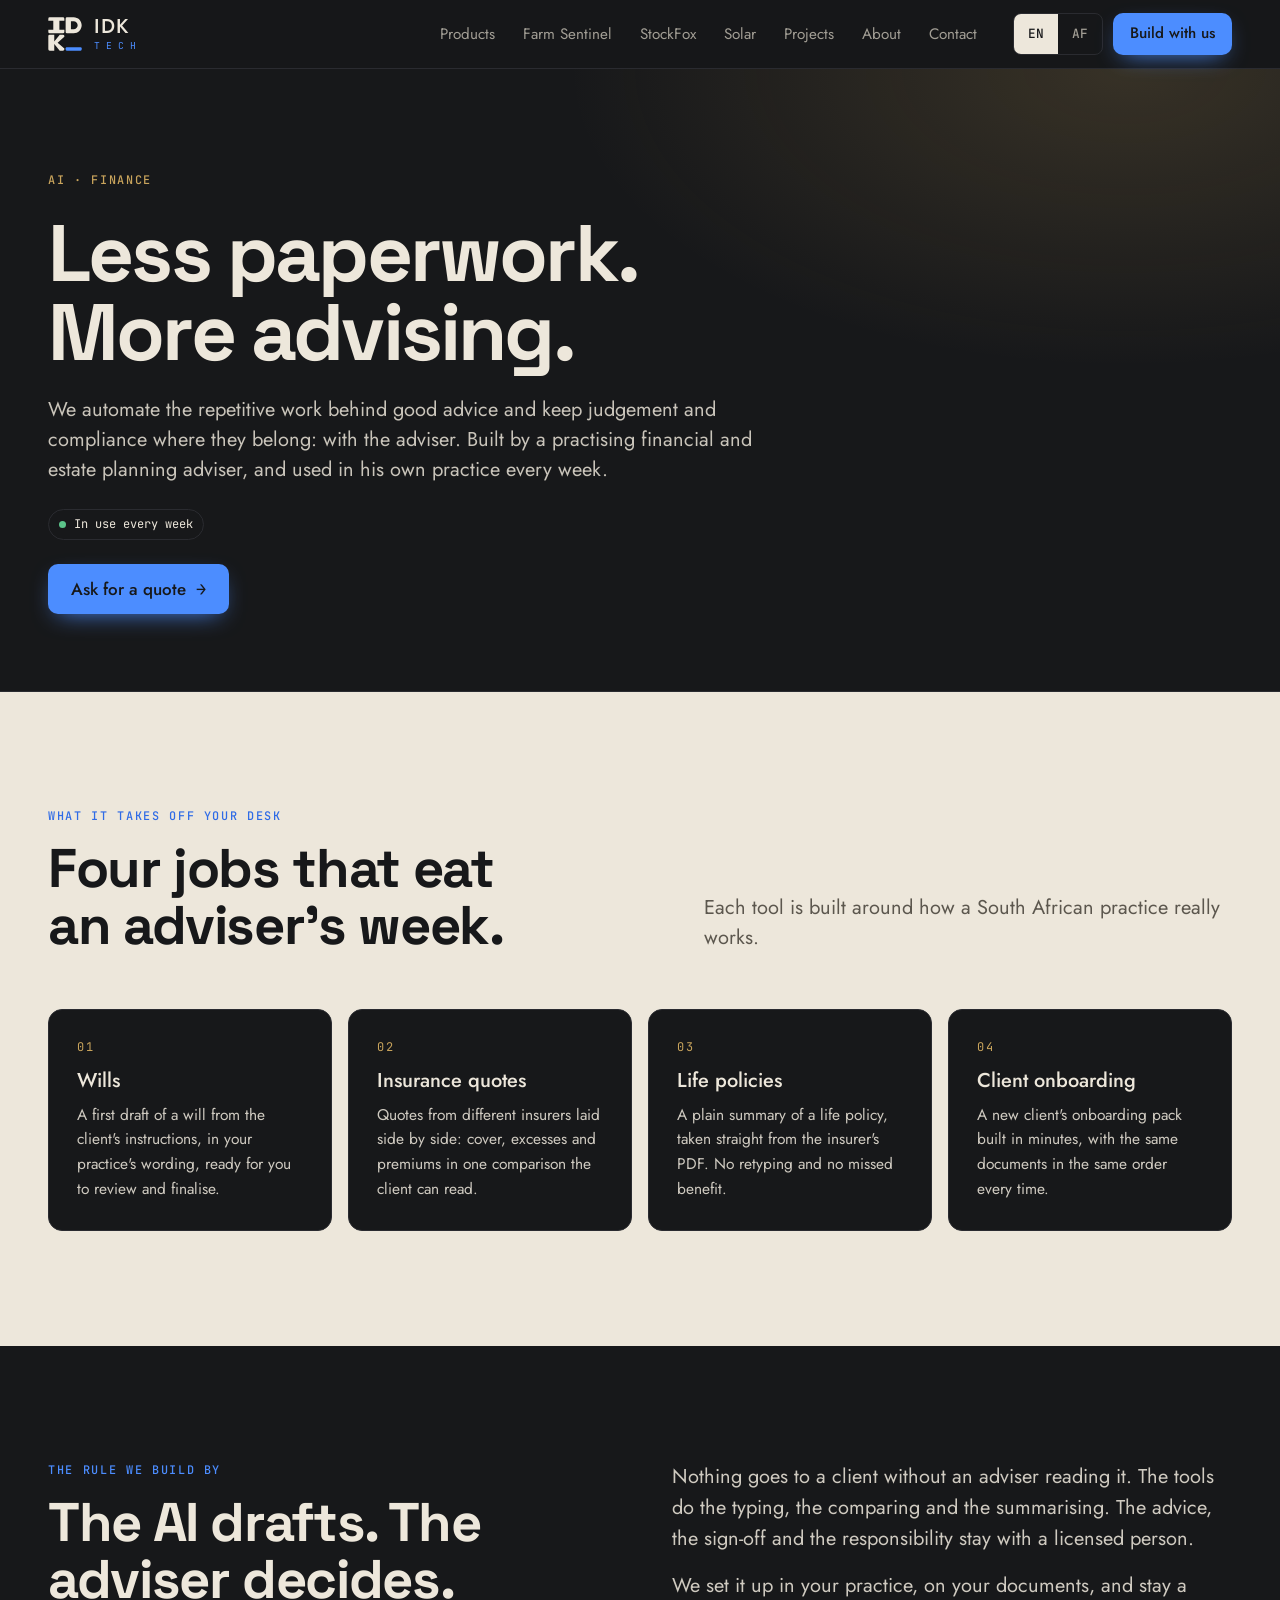
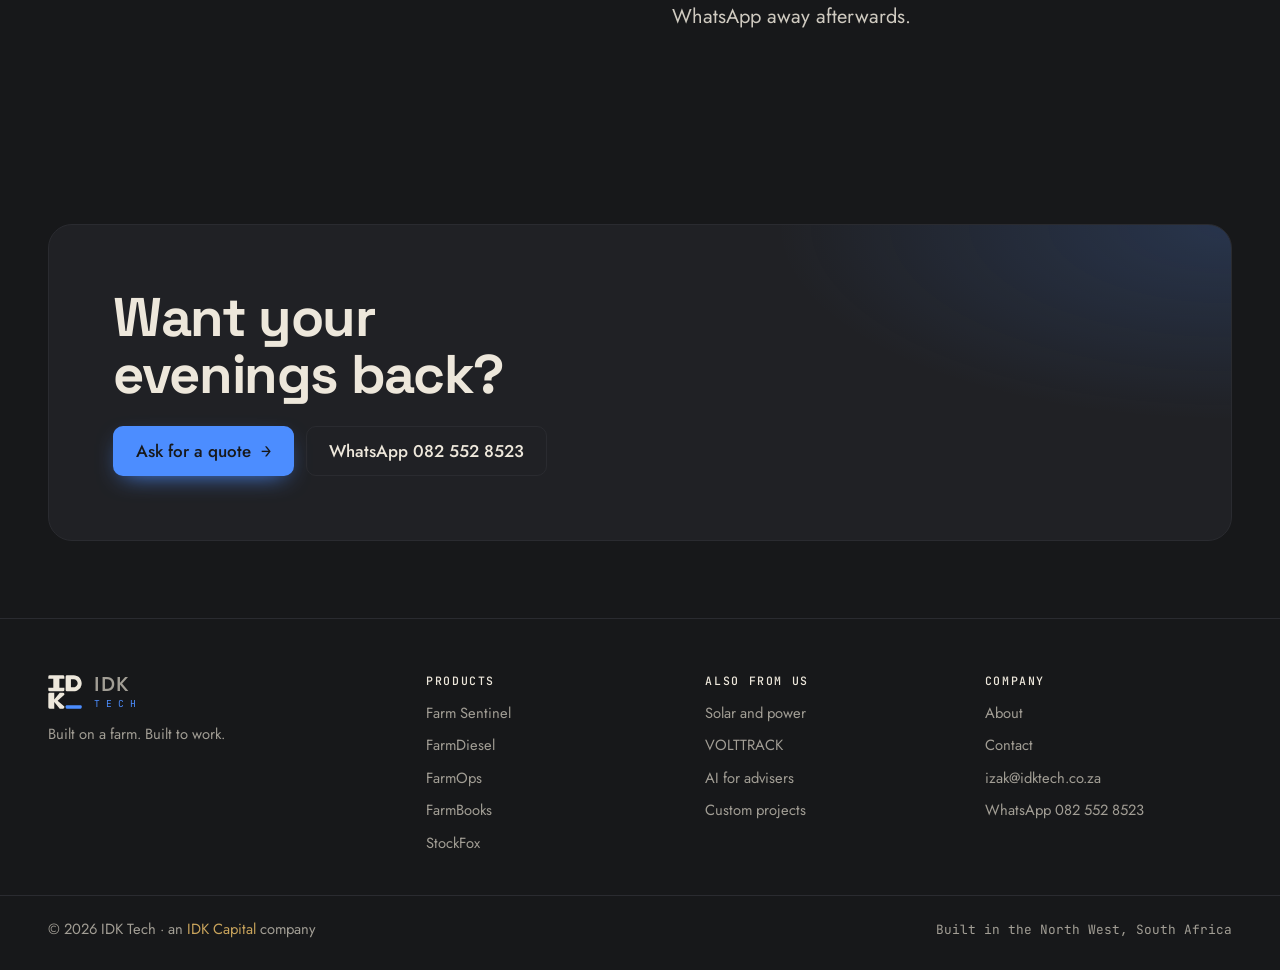
<file: ai-advisers.html>
<!doctype html>
<html lang="en">
<head>
<meta charset="utf-8">
<meta name="viewport" content="width=device-width, initial-scale=1, viewport-fit=cover">
<title>AI for financial advisers · Less paperwork, more advising · IDK Tech</title>
<meta name="description" content="AI tools for South African financial advisers: draft wills, compare insurance quotes, summarise life policies from the insurer's PDF and build onboarding packs in minutes. The adviser still decides.">
<meta name="theme-color" content="#17181A">
<link rel="icon" href="/favicon.svg" type="image/svg+xml">
<link rel="icon" href="/favicon-32.png" sizes="32x32" type="image/png">
<link rel="apple-touch-icon" href="/apple-touch-icon.png">
<meta property="og:type" content="website">
<meta property="og:title" content="AI for financial advisers · Less paperwork, more advising · IDK Tech">
<meta property="og:locale" content="en_ZA">
<meta property="og:locale:alternate" content="af_ZA">
<meta property="og:description" content="AI tools for South African financial advisers: draft wills, compare insurance quotes, summarise life policies from the insurer's PDF and build onboarding packs in minutes. The adviser still decides.">
<meta property="og:url" content="https://idktech.co.za/ai-advisers.html">
<meta property="og:image" content="https://idktech.co.za/og.png">
<meta name="twitter:card" content="summary_large_image">
<link rel="canonical" href="https://idktech.co.za/ai-advisers.html">
<link rel="preconnect" href="https://fonts.googleapis.com"><link rel="preconnect" href="https://fonts.gstatic.com" crossorigin><link rel="stylesheet" href="https://fonts.googleapis.com/css2?family=JetBrains+Mono:wght@400;500&family=Jost:wght@400;500&family=Space+Grotesk:wght@500;700&display=swap">
<link rel="stylesheet" href="/style.css">
</head>
<body>
<a class="skip" href="#main"><span class="en">Skip to content</span><span class="af">Slaan oor na inhoud</span></a>
<div id="site" data-lang="en">

<header class="site-header">
  <div class="wrap">
    <a class="brand" href="/" aria-label="IDK Tech home">
      <svg viewBox="-6 -6 636 636" aria-hidden="true"><path d="M350 0H474C556.8 0 624 67.2 624 150C624 232.8 556.8 300 474 300H350Q324 300 324 274V26Q324 0 350 0ZM26 324H111V450L213.8 324H274Q300 324 300 350V362.8L174 474L300 585.2V598Q300 624 274 624H213.8L111 498V624H26Q0 624 0 598V350Q0 324 26 324ZM26 0H274Q300 0 300 26V66H207V234H300V274Q300 300 274 300H26Q0 300 0 274V234H93V66H0V26Q0 0 26 0ZM423 75V225H474C515.4 225 549 191.4 549 150C549 108.6 515.4 75 474 75Z" fill="#EDE7DB" fill-rule="evenodd"/><path class="mark-cursor" d="M344 558H604Q624 558 624 578V604Q624 624 604 624H344Q324 624 324 604V578Q324 558 344 558Z" fill="#4C8DFF"/></svg>
      <span class="brand-word"><b>IDK</b><span>TECH</span></span>
    </a>
    <nav class="nav" id="nav" aria-label="Main">
      <a href="index.html#products"><span class="en">Products</span><span class="af">Produkte</span></a>
      <a href="farm-sentinel.html"><span class="en">Farm Sentinel</span><span class="af">Farm Sentinel</span></a>
      <a href="stockfox.html"><span class="en">StockFox</span><span class="af">StockFox</span></a>
      <a href="solar.html"><span class="en">Solar</span><span class="af">Sonkrag</span></a>
      <a href="work.html"><span class="en">Projects</span><span class="af">Projekte</span></a>
      <a href="about.html"><span class="en">About</span><span class="af">Oor ons</span></a>
      <a href="contact.html"><span class="en">Contact</span><span class="af">Kontak</span></a>
    </nav>
    <div class="header-tools">
      <div class="lang" role="group" aria-label="Language / Taal">
        <button type="button" id="lang-en" data-set-lang="en" aria-pressed="true">EN</button>
        <button type="button" id="lang-af" data-set-lang="af" aria-pressed="false">AF</button>
      </div>
      <button type="button" class="menu-btn" id="menu-btn" aria-expanded="false" aria-controls="nav"><span class="en">Menu</span><span class="af">Kieslys</span></button>
      <a class="btn btn-primary header-cta" href="contact.html"><span class="en">Build with us</span><span class="af">Kom bou saam</span></a>
    </div>
  </div>
</header>

<main id="main">
<section class="page-hero ph-ai">
  <div class="wrap">
    <p class="eyebrow"><span class="en">AI · finance</span><span class="af">KI · finansies</span></p>
    <h1><span class="en">Less paperwork. More advising.</span><span class="af">Minder administrasie. Meer tyd vir jou kliënte.</span></h1>
    <p class="lede en">We automate the repetitive work behind good advice and keep judgement and compliance where they belong: with the adviser. Built by a practising financial and estate planning adviser, and used in his own practice every week.</p>
    <p class="lede af">Ons outomatiseer die herhalende werk agter goeie advies en hou oordeel en nakoming waar dit hoort: by die adviseur. Gebou deur 'n praktiserende finansiële en boedelbeplanningsadviseur, en elke week in sy eie praktyk gebruik.</p>
    <p class="status live"><span class="en">In use every week</span><span class="af">Elke week in gebruik</span></p>
    <div class="hero-actions"><a class="btn btn-primary" href="contact.html?topic=adviser"><span class="en">Ask for a quote</span><span class="af">Vra 'n kwotasie</span> <span class="arrow" aria-hidden="true">→</span></a></div>
  </div>
</section>
<section class="band on-kalk">
  <div class="wrap">
    <div class="band-head">
      <div class="titles">
        <p class="eyebrow"><span class="en">What it takes off your desk</span><span class="af">Wat dit van jou lessenaar afhaal</span></p>
        <h2><span class="en">Four jobs that eat an adviser's week.</span><span class="af">Vier take wat 'n adviseur se week opeet.</span></h2>
      </div>
      <p class="lede en">Each tool is built around how a South African practice really works.</p>
      <p class="lede af">Elke hulpmiddel is gebou rondom hoe 'n Suid-Afrikaanse praktyk regtig werk.</p>
    </div>
    <div class="vows ai-grid">
      <article class="vow reveal"><span class="vow-n">01</span><h3><span class="en">Wills</span><span class="af">Testamente</span></h3><p><span class="en">A first draft of a will from the client's instructions, in your practice's wording, ready for you to review and finalise.</span><span class="af">'n Eerste konsep van 'n testament uit die kliënt se instruksies, in jou praktyk se bewoording, gereed vir jou om na te gaan en af te handel.</span></p></article><article class="vow reveal"><span class="vow-n">02</span><h3><span class="en">Insurance quotes</span><span class="af">Versekeringskwotasies</span></h3><p><span class="en">Quotes from different insurers laid side by side: cover, excesses and premiums in one comparison the client can read.</span><span class="af">Kwotasies van verskillende versekeraars langs mekaar: dekking, bybetalings en premies in een vergelyking wat die kliënt kan lees.</span></p></article><article class="vow reveal"><span class="vow-n">03</span><h3><span class="en">Life policies</span><span class="af">Lewenspolisse</span></h3><p><span class="en">A plain summary of a life policy, taken straight from the insurer's PDF. No retyping and no missed benefit.</span><span class="af">'n Eenvoudige opsomming van 'n lewenspolis, reguit uit die versekeraar se PDF. Geen oortik en geen voordeel wat gemis word nie.</span></p></article><article class="vow reveal"><span class="vow-n">04</span><h3><span class="en">Client onboarding</span><span class="af">Kliënt-aanstelling</span></h3><p><span class="en">A new client's onboarding pack built in minutes, with the same documents in the same order every time.</span><span class="af">'n Nuwe kliënt se aanstellingspak in minute gebou, met dieselfde dokumente in dieselfde volgorde elke keer.</span></p></article>
    </div>
  </div>
</section>
<section class="band">
  <div class="wrap">
    <div class="split">
      <div class="reveal">
        <p class="eyebrow"><span class="en">The rule we build by</span><span class="af">Die reël waarvolgens ons bou</span></p>
        <h2><span class="en">The AI drafts. The adviser decides.</span><span class="af">Die KI stel op. Die adviseur besluit.</span></h2>
      </div>
      <div class="reveal prose">
        <p class="en">Nothing goes to a client without an adviser reading it. The tools do the typing, the comparing and the summarising. The advice, the sign-off and the responsibility stay with a licensed person.</p>
        <p class="af">Niks gaan na 'n kliënt sonder dat 'n adviseur dit lees nie. Die hulpmiddels doen die tikwerk, die vergelyking en die opsomming. Die advies, die goedkeuring en die verantwoordelikheid bly by 'n gelisensieerde persoon.</p>
        <p class="en">We set it up in your practice, on your documents, and stay a WhatsApp away afterwards.</p>
        <p class="af">Ons stel dit in jou praktyk op, op jou dokumente, en bly daarna 'n WhatsApp ver.</p>
      </div>
    </div>
  </div>
</section>
<section class="band cta-band">
  <div class="wrap">
    <div class="cta-box reveal">
      <h2><span class="en">Want your evenings back?</span><span class="af">Wil jy jou aande terughê?</span></h2>
      <div class="hero-actions">
        <a class="btn btn-primary" href="contact.html?topic=adviser"><span class="en">Ask for a quote</span><span class="af">Vra 'n kwotasie</span> <span class="arrow" aria-hidden="true">→</span></a>
        <a class="btn btn-ghost" href="https://wa.me/27825528523">WhatsApp 082 552 8523</a>
      </div>
    </div>
  </div>
</section>

</main>

<footer class="site-footer">
  <div class="wrap foot-grid">
    <div class="foot-brand">
      <a class="brand" href="/" aria-label="IDK Tech home"><svg viewBox="-6 -6 636 636" aria-hidden="true"><path d="M350 0H474C556.8 0 624 67.2 624 150C624 232.8 556.8 300 474 300H350Q324 300 324 274V26Q324 0 350 0ZM26 324H111V450L213.8 324H274Q300 324 300 350V362.8L174 474L300 585.2V598Q300 624 274 624H213.8L111 498V624H26Q0 624 0 598V350Q0 324 26 324ZM26 0H274Q300 0 300 26V66H207V234H300V274Q300 300 274 300H26Q0 300 0 274V234H93V66H0V26Q0 0 26 0ZM423 75V225H474C515.4 225 549 191.4 549 150C549 108.6 515.4 75 474 75Z" fill="#EDE7DB" fill-rule="evenodd"/><path class="mark-cursor" d="M344 558H604Q624 558 624 578V604Q624 624 604 624H344Q324 624 324 604V578Q324 558 344 558Z" fill="#4C8DFF"/></svg><span class="brand-word"><b>IDK</b><span>TECH</span></span></a>
      <p><span class="en">Built on a farm. Built to work.</span><span class="af">Op 'n plaas gebou. Gebou om te werk.</span></p>
    </div>
    <nav aria-label="Products">
      <p class="foot-h"><span class="en">Products</span><span class="af">Produkte</span></p>
      <a href="farm-sentinel.html">Farm Sentinel</a>
      <a href="farm-sentinel.html#p-diesel">FarmDiesel</a>
      <a href="farm-sentinel.html#p-ops">FarmOps</a>
      <a href="farm-sentinel.html#p-books">FarmBooks</a>
      <a href="stockfox.html">StockFox</a>
    </nav>
    <nav aria-label="More products">
      <p class="foot-h"><span class="en">Also from us</span><span class="af">Ook van ons</span></p>
      <a href="solar.html"><span class="en">Solar and power</span><span class="af">Sonkrag en krag</span></a>
      <a href="volttrack.html">VOLTTRACK</a>
      <a href="ai-advisers.html"><span class="en">AI for advisers</span><span class="af">KI vir adviseurs</span></a>
      <a href="work.html"><span class="en">Custom projects</span><span class="af">Pasgemaakte projekte</span></a>
    </nav>
    <nav aria-label="Company">
      <p class="foot-h"><span class="en">Company</span><span class="af">Maatskappy</span></p>
      <a href="about.html"><span class="en">About</span><span class="af">Oor ons</span></a>
      <a href="contact.html"><span class="en">Contact</span><span class="af">Kontak</span></a>
      <a href="mailto:izak@idktech.co.za">izak@idktech.co.za</a>
      <a href="https://wa.me/27825528523">WhatsApp 082 552 8523</a>
    </nav>
  </div>
  <div class="wrap foot-base">
    <p>© <span id="year">2026</span> IDK Tech · <span class="en">an</span><span class="af">'n</span> <a class="capital" href="https://idkcapital.co.za">IDK Capital</a> <span class="en">company</span><span class="af">maatskappy</span></p>
    <p class="mono"><span class="en">Built in the North West, South Africa</span><span class="af">Gebou in Noordwes, Suid-Afrika</span></p>
  </div>
</footer>

</div>

<script src="/app.js"></script>
</body>
</html>
</file>
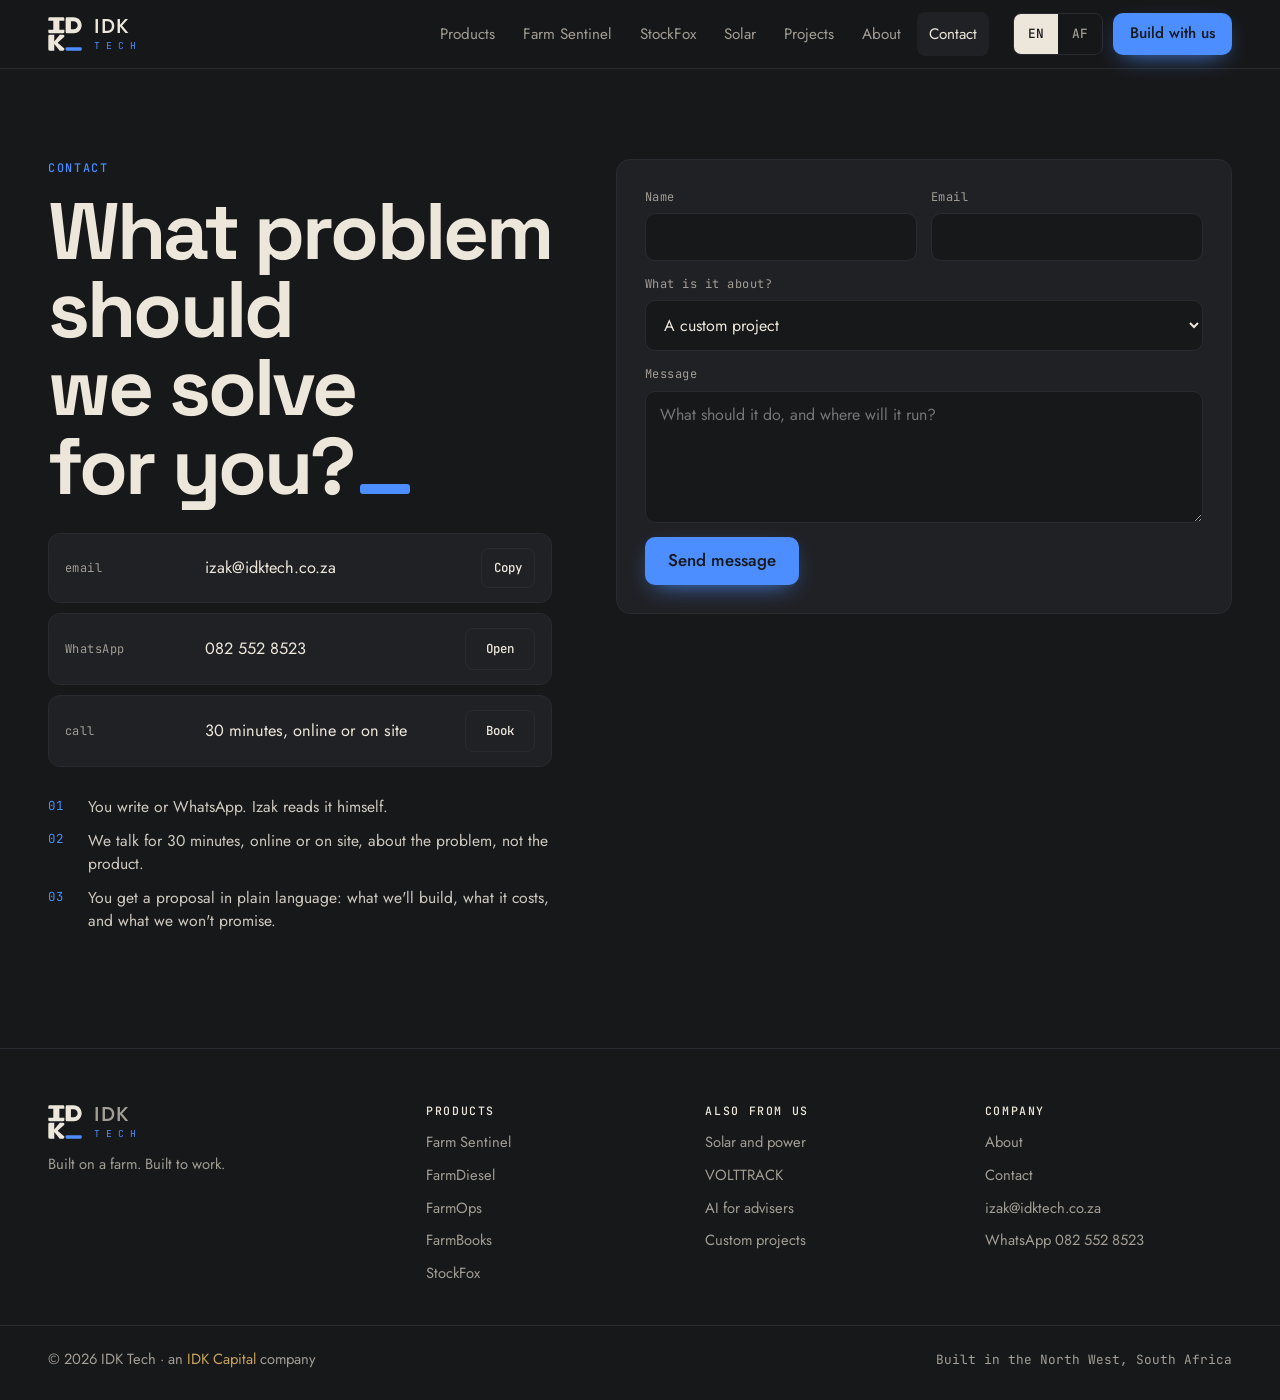
<file: contact.html>
<!doctype html>
<html lang="en">
<head>
<meta charset="utf-8">
<meta name="viewport" content="width=device-width, initial-scale=1, viewport-fit=cover">
<title>Contact · IDK Tech</title>
<meta name="description" content="Email, WhatsApp or call Izak at IDK Tech. You get a proposal in plain language: what we will build, what it costs and what we won't promise.">
<meta name="theme-color" content="#17181A">
<link rel="icon" href="/favicon.svg" type="image/svg+xml">
<link rel="icon" href="/favicon-32.png" sizes="32x32" type="image/png">
<link rel="apple-touch-icon" href="/apple-touch-icon.png">
<meta property="og:type" content="website">
<meta property="og:title" content="Contact · IDK Tech">
<meta property="og:locale" content="en_ZA">
<meta property="og:locale:alternate" content="af_ZA">
<meta property="og:description" content="Email, WhatsApp or call Izak at IDK Tech. You get a proposal in plain language: what we will build, what it costs and what we won't promise.">
<meta property="og:url" content="https://idktech.co.za/contact.html">
<meta property="og:image" content="https://idktech.co.za/og.png">
<meta name="twitter:card" content="summary_large_image">
<link rel="canonical" href="https://idktech.co.za/contact.html">
<link rel="preconnect" href="https://fonts.googleapis.com"><link rel="preconnect" href="https://fonts.gstatic.com" crossorigin><link rel="stylesheet" href="https://fonts.googleapis.com/css2?family=JetBrains+Mono:wght@400;500&family=Jost:wght@400;500&family=Space+Grotesk:wght@500;700&display=swap">
<link rel="stylesheet" href="/style.css">
</head>
<body>
<a class="skip" href="#main"><span class="en">Skip to content</span><span class="af">Slaan oor na inhoud</span></a>
<div id="site" data-lang="en">

<header class="site-header">
  <div class="wrap">
    <a class="brand" href="/" aria-label="IDK Tech home">
      <svg viewBox="-6 -6 636 636" aria-hidden="true"><path d="M350 0H474C556.8 0 624 67.2 624 150C624 232.8 556.8 300 474 300H350Q324 300 324 274V26Q324 0 350 0ZM26 324H111V450L213.8 324H274Q300 324 300 350V362.8L174 474L300 585.2V598Q300 624 274 624H213.8L111 498V624H26Q0 624 0 598V350Q0 324 26 324ZM26 0H274Q300 0 300 26V66H207V234H300V274Q300 300 274 300H26Q0 300 0 274V234H93V66H0V26Q0 0 26 0ZM423 75V225H474C515.4 225 549 191.4 549 150C549 108.6 515.4 75 474 75Z" fill="#EDE7DB" fill-rule="evenodd"/><path class="mark-cursor" d="M344 558H604Q624 558 624 578V604Q624 624 604 624H344Q324 624 324 604V578Q324 558 344 558Z" fill="#4C8DFF"/></svg>
      <span class="brand-word"><b>IDK</b><span>TECH</span></span>
    </a>
    <nav class="nav" id="nav" aria-label="Main">
      <a href="index.html#products"><span class="en">Products</span><span class="af">Produkte</span></a>
      <a href="farm-sentinel.html"><span class="en">Farm Sentinel</span><span class="af">Farm Sentinel</span></a>
      <a href="stockfox.html"><span class="en">StockFox</span><span class="af">StockFox</span></a>
      <a href="solar.html"><span class="en">Solar</span><span class="af">Sonkrag</span></a>
      <a href="work.html"><span class="en">Projects</span><span class="af">Projekte</span></a>
      <a href="about.html"><span class="en">About</span><span class="af">Oor ons</span></a>
      <a href="contact.html" aria-current="page"><span class="en">Contact</span><span class="af">Kontak</span></a>
    </nav>
    <div class="header-tools">
      <div class="lang" role="group" aria-label="Language / Taal">
        <button type="button" id="lang-en" data-set-lang="en" aria-pressed="true">EN</button>
        <button type="button" id="lang-af" data-set-lang="af" aria-pressed="false">AF</button>
      </div>
      <button type="button" class="menu-btn" id="menu-btn" aria-expanded="false" aria-controls="nav"><span class="en">Menu</span><span class="af">Kieslys</span></button>
      <a class="btn btn-primary header-cta" href="contact.html"><span class="en">Build with us</span><span class="af">Kom bou saam</span></a>
    </div>
  </div>
</header>

<main id="main">
<section class="band on-ink page-first" id="contact" aria-labelledby="contact-title">
  <div class="wrap">
    <div class="contact-grid">
      <div>
        <p class="eyebrow"><span class="en">Contact</span><span class="af">Kontak</span></p>
        <h1 id="contact-title" class="h-page" style="margin-top:14px"><span class="en">What problem should we solve for you?</span><span class="af">Watter probleem moet ons vir jou oplos?</span><span class="cursor" aria-hidden="true"></span></h1>
        <div class="channels">
          <div class="channel">
            <span class="k"><span class="en">email</span><span class="af">e-pos</span></span>
            <a class="v" href="mailto:izak@idktech.co.za" id="email-value">izak@idktech.co.za</a>
            <button type="button" class="mini-btn" id="copy-email"><span class="en">Copy</span><span class="af">Kopieer</span></button>
          </div>
          <div class="channel">
            <span class="k">WhatsApp</span>
            <span class="v">082 552 8523</span>
            <a class="mini-btn" href="https://wa.me/27825528523" target="_blank" rel="noopener"><span class="en">Open</span><span class="af">Maak oop</span></a>
          </div>
          <div class="channel">
            <span class="k"><span class="en">call</span><span class="af">oproep</span></span>
            <span class="v"><span class="en">30 minutes, online or on site</span><span class="af">30 minute, aanlyn of op die terrein</span></span>
            <a class="mini-btn" id="book-call" href="https://wa.me/27825528523" target="_blank" rel="noopener"><span class="en">Book</span><span class="af">Bespreek</span></a>
          </div>
        </div>
        <ol class="next">
          <li><span class="en">You write or WhatsApp. Izak reads it himself.</span><span class="af">Jy skryf of WhatsApp. Izak lees dit self.</span></li>
          <li><span class="en">We talk for 30 minutes, online or on site, about the problem, not the product.</span><span class="af">Ons praat 30 minute, aanlyn of op die terrein, oor die probleem, nie die produk nie.</span></li>
          <li><span class="en">You get a proposal in plain language: what we'll build, what it costs, and what we won't promise.</span><span class="af">Jy kry 'n voorstel in gewone taal: wat ons gaan bou, wat dit kos, en wat ons nie belowe nie.</span></li>
        </ol>
      </div>

      <form class="contact-form" id="contact-form" novalidate>
        <div class="field">
          <label for="cf-name"><span class="en">Name</span><span class="af">Naam</span></label>
          <input id="cf-name" name="name" type="text" autocomplete="name" required>
        </div>
        <div class="field">
          <label for="cf-email"><span class="en">Email</span><span class="af">E-pos</span></label>
          <input id="cf-email" name="email" type="email" autocomplete="email" required>
        </div>
        <div class="field full">
          <label for="cf-topic"><span class="en">What is it about?</span><span class="af">Waaroor gaan dit?</span></label>
          <select id="cf-topic" name="topic">
            <option value="custom" data-en="A custom project" data-af="'n Pasgemaakte projek">A custom project</option>
            <option value="sentinel" data-en="Farm Sentinel" data-af="Farm Sentinel">Farm Sentinel</option>
            <option value="diesel" data-en="FarmDiesel" data-af="FarmDiesel">FarmDiesel</option>
            <option value="ops" data-en="FarmOps" data-af="FarmOps">FarmOps</option>
            <option value="books" data-en="FarmBooks" data-af="FarmBooks">FarmBooks</option>
            <option value="stockfox" data-en="StockFox" data-af="StockFox">StockFox</option>
            <option value="solar" data-en="Solar and power" data-af="Sonkrag en krag">Solar and power</option>
            <option value="volttrack" data-en="VOLTTRACK" data-af="VOLTTRACK">VOLTTRACK</option>
            <option value="adviser" data-en="AI for financial advisers" data-af="KI vir finansiële adviseurs">AI for financial advisers</option>
            <option value="partner" data-en="Partnering, installing or investing" data-af="Vennootskap, installasie of belegging">Partnering, installing or investing</option>
          </select>
        </div>
        <div class="field full">
          <label for="cf-message"><span class="en">Message</span><span class="af">Boodskap</span></label>
          <textarea id="cf-message" name="message" required data-ph-en="What should it do, and where will it run?" data-ph-af="Wat moet dit doen, en waar gaan dit werk?" placeholder="What should it do, and where will it run?"></textarea>
        </div>
        <input class="hp" type="text" name="botcheck" tabindex="-1" autocomplete="off" aria-hidden="true">
        <div class="actions">
          <button class="btn btn-primary" type="submit" id="cf-submit"><span class="en">Send message</span><span class="af">Stuur boodskap</span></button>
          <p class="form-note" id="contact-note" role="status" aria-live="polite"></p>
        </div>
      </form>
    </div>
  </div>
</section>
</main>

<footer class="site-footer">
  <div class="wrap foot-grid">
    <div class="foot-brand">
      <a class="brand" href="/" aria-label="IDK Tech home"><svg viewBox="-6 -6 636 636" aria-hidden="true"><path d="M350 0H474C556.8 0 624 67.2 624 150C624 232.8 556.8 300 474 300H350Q324 300 324 274V26Q324 0 350 0ZM26 324H111V450L213.8 324H274Q300 324 300 350V362.8L174 474L300 585.2V598Q300 624 274 624H213.8L111 498V624H26Q0 624 0 598V350Q0 324 26 324ZM26 0H274Q300 0 300 26V66H207V234H300V274Q300 300 274 300H26Q0 300 0 274V234H93V66H0V26Q0 0 26 0ZM423 75V225H474C515.4 225 549 191.4 549 150C549 108.6 515.4 75 474 75Z" fill="#EDE7DB" fill-rule="evenodd"/><path class="mark-cursor" d="M344 558H604Q624 558 624 578V604Q624 624 604 624H344Q324 624 324 604V578Q324 558 344 558Z" fill="#4C8DFF"/></svg><span class="brand-word"><b>IDK</b><span>TECH</span></span></a>
      <p><span class="en">Built on a farm. Built to work.</span><span class="af">Op 'n plaas gebou. Gebou om te werk.</span></p>
    </div>
    <nav aria-label="Products">
      <p class="foot-h"><span class="en">Products</span><span class="af">Produkte</span></p>
      <a href="farm-sentinel.html">Farm Sentinel</a>
      <a href="farm-sentinel.html#p-diesel">FarmDiesel</a>
      <a href="farm-sentinel.html#p-ops">FarmOps</a>
      <a href="farm-sentinel.html#p-books">FarmBooks</a>
      <a href="stockfox.html">StockFox</a>
    </nav>
    <nav aria-label="More products">
      <p class="foot-h"><span class="en">Also from us</span><span class="af">Ook van ons</span></p>
      <a href="solar.html"><span class="en">Solar and power</span><span class="af">Sonkrag en krag</span></a>
      <a href="volttrack.html">VOLTTRACK</a>
      <a href="ai-advisers.html"><span class="en">AI for advisers</span><span class="af">KI vir adviseurs</span></a>
      <a href="work.html"><span class="en">Custom projects</span><span class="af">Pasgemaakte projekte</span></a>
    </nav>
    <nav aria-label="Company">
      <p class="foot-h"><span class="en">Company</span><span class="af">Maatskappy</span></p>
      <a href="about.html"><span class="en">About</span><span class="af">Oor ons</span></a>
      <a href="contact.html"><span class="en">Contact</span><span class="af">Kontak</span></a>
      <a href="mailto:izak@idktech.co.za">izak@idktech.co.za</a>
      <a href="https://wa.me/27825528523">WhatsApp 082 552 8523</a>
    </nav>
  </div>
  <div class="wrap foot-base">
    <p>© <span id="year">2026</span> IDK Tech · <span class="en">an</span><span class="af">'n</span> <a class="capital" href="https://idkcapital.co.za">IDK Capital</a> <span class="en">company</span><span class="af">maatskappy</span></p>
    <p class="mono"><span class="en">Built in the North West, South Africa</span><span class="af">Gebou in Noordwes, Suid-Afrika</span></p>
  </div>
</footer>

</div>

<script src="/app.js"></script>
</body>
</html>
</file>
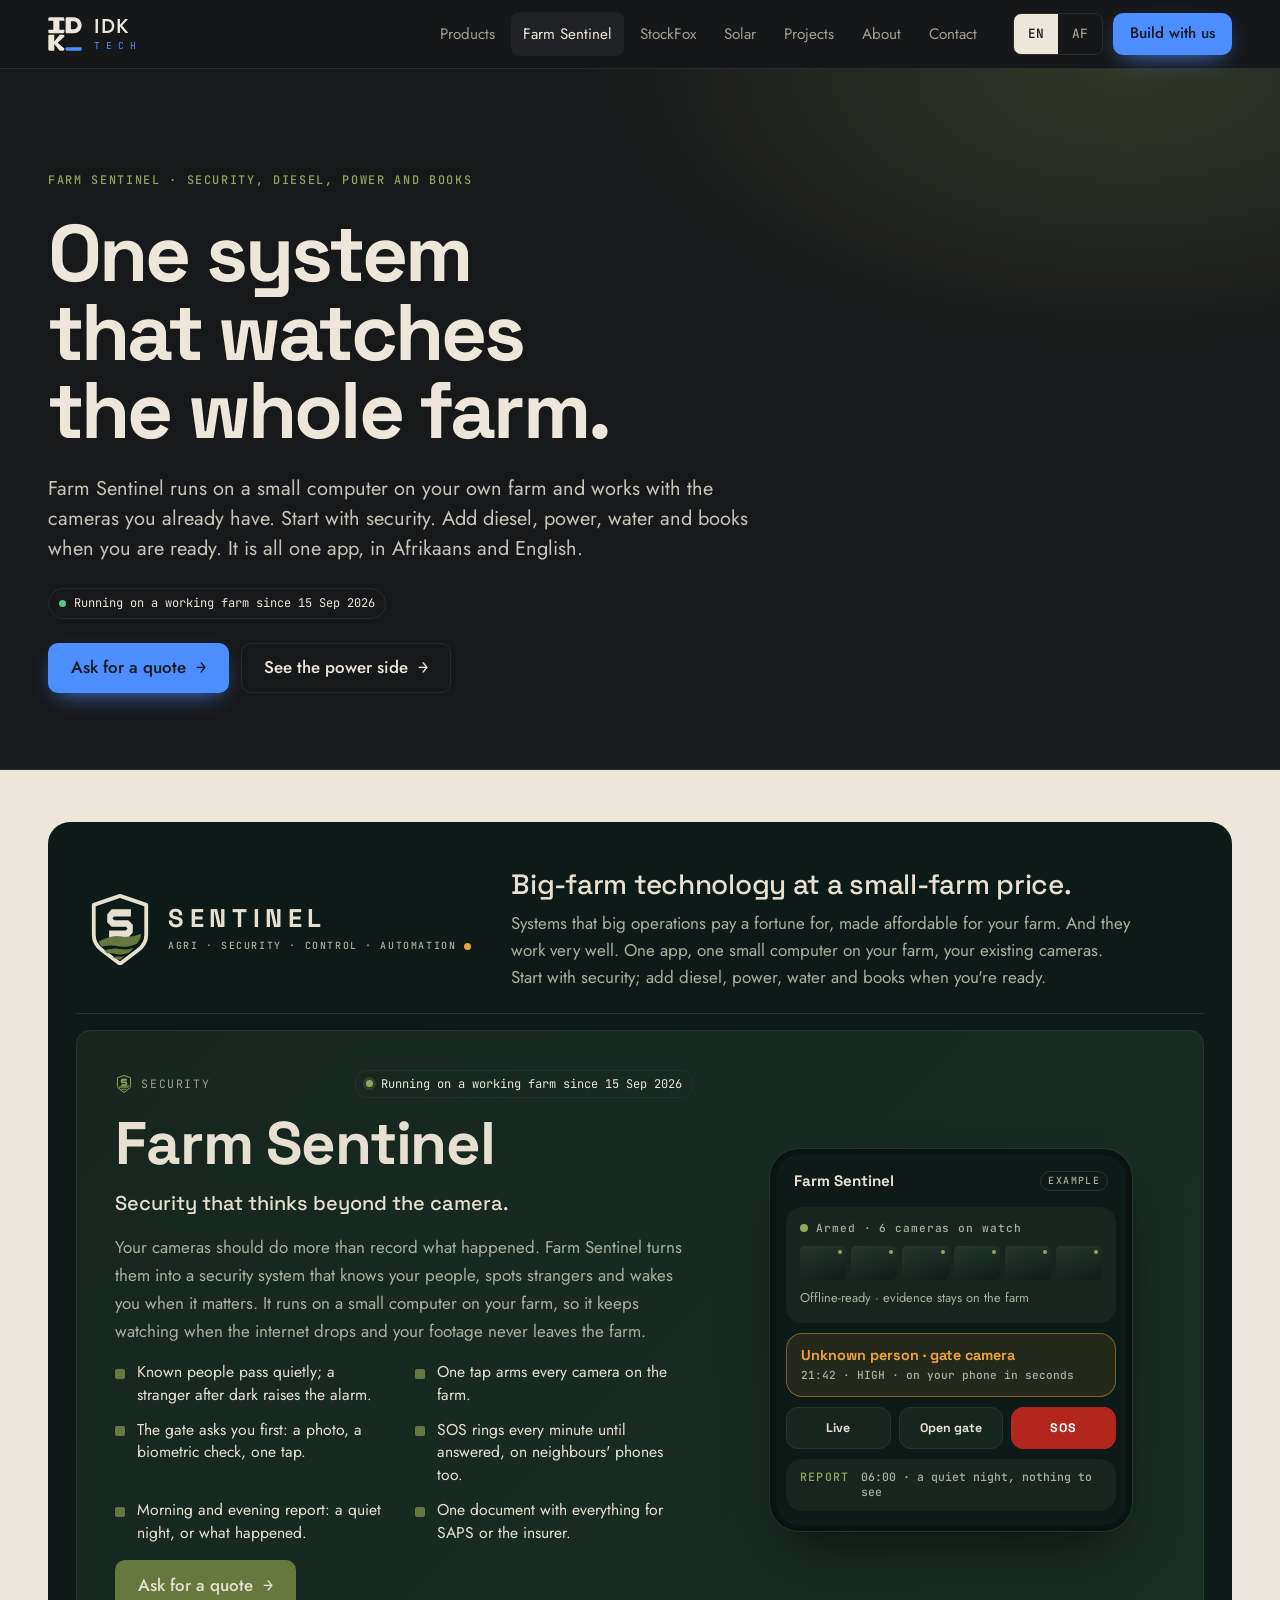
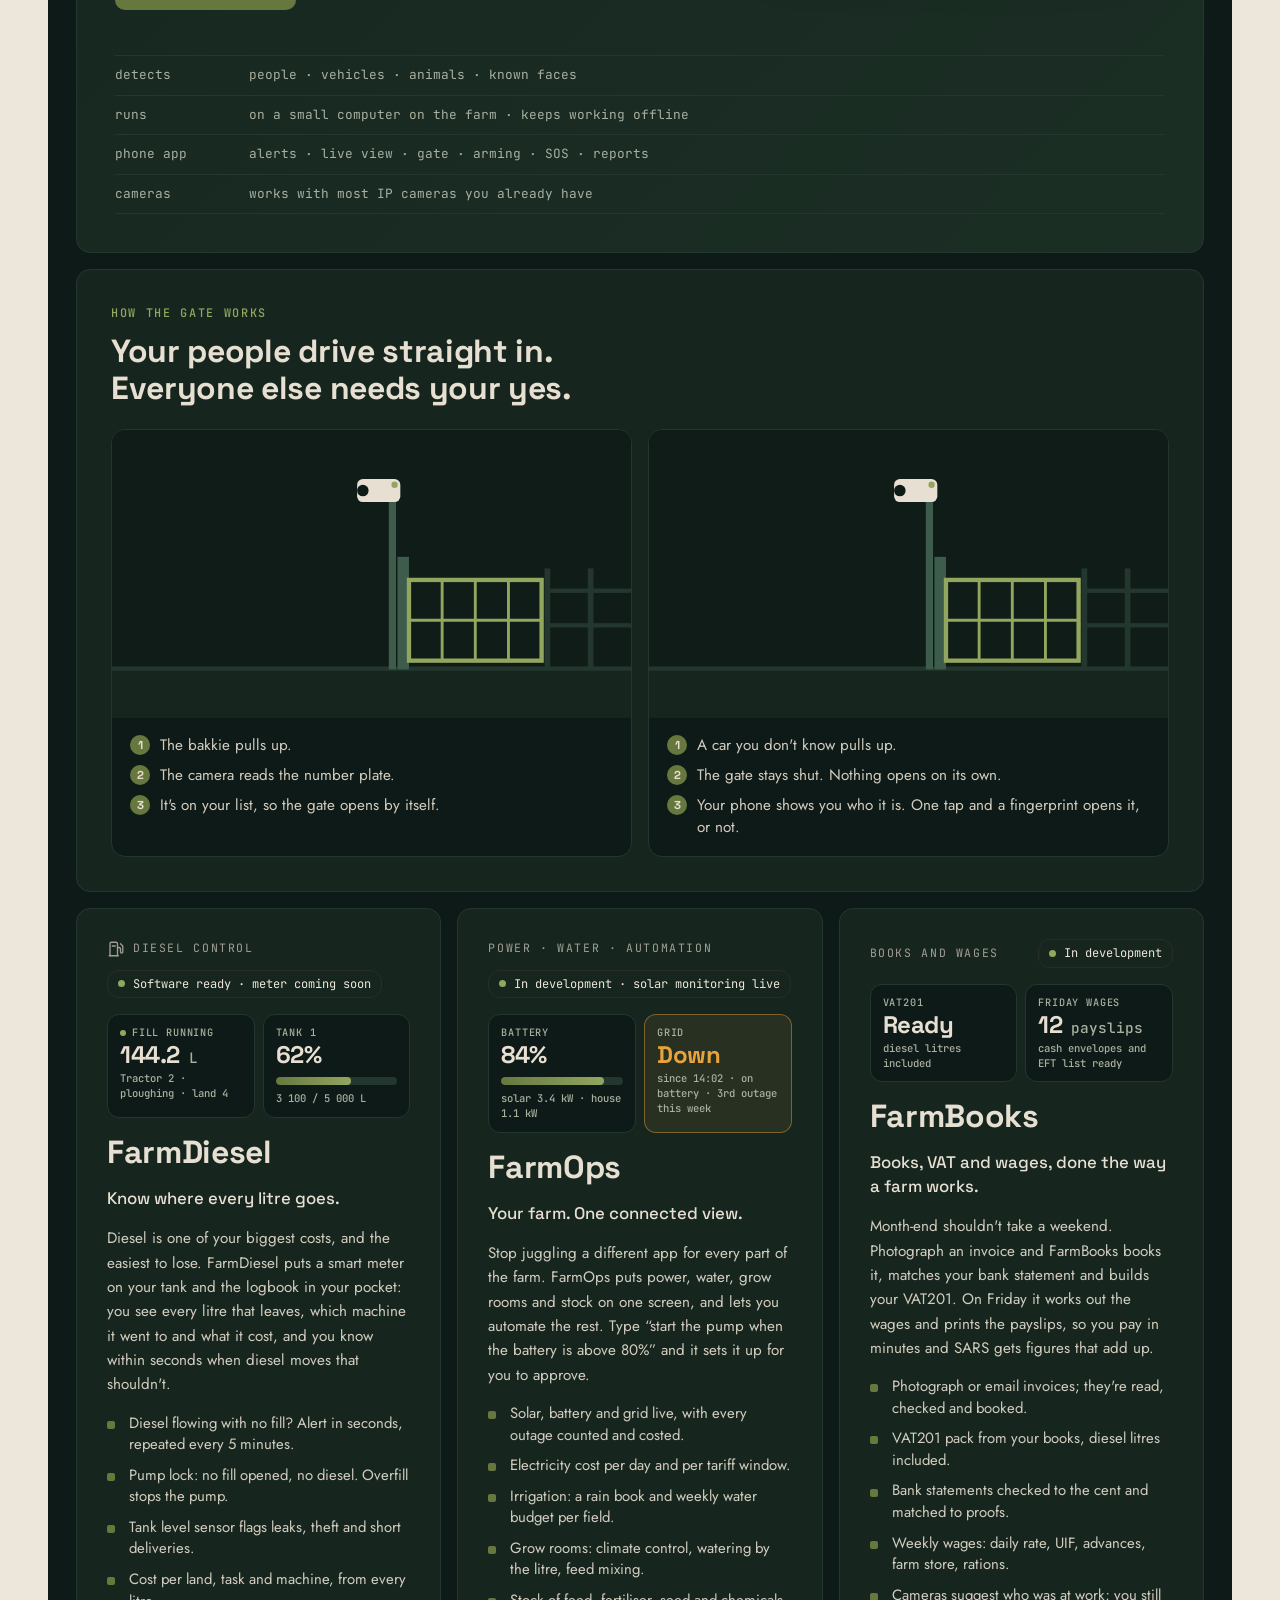
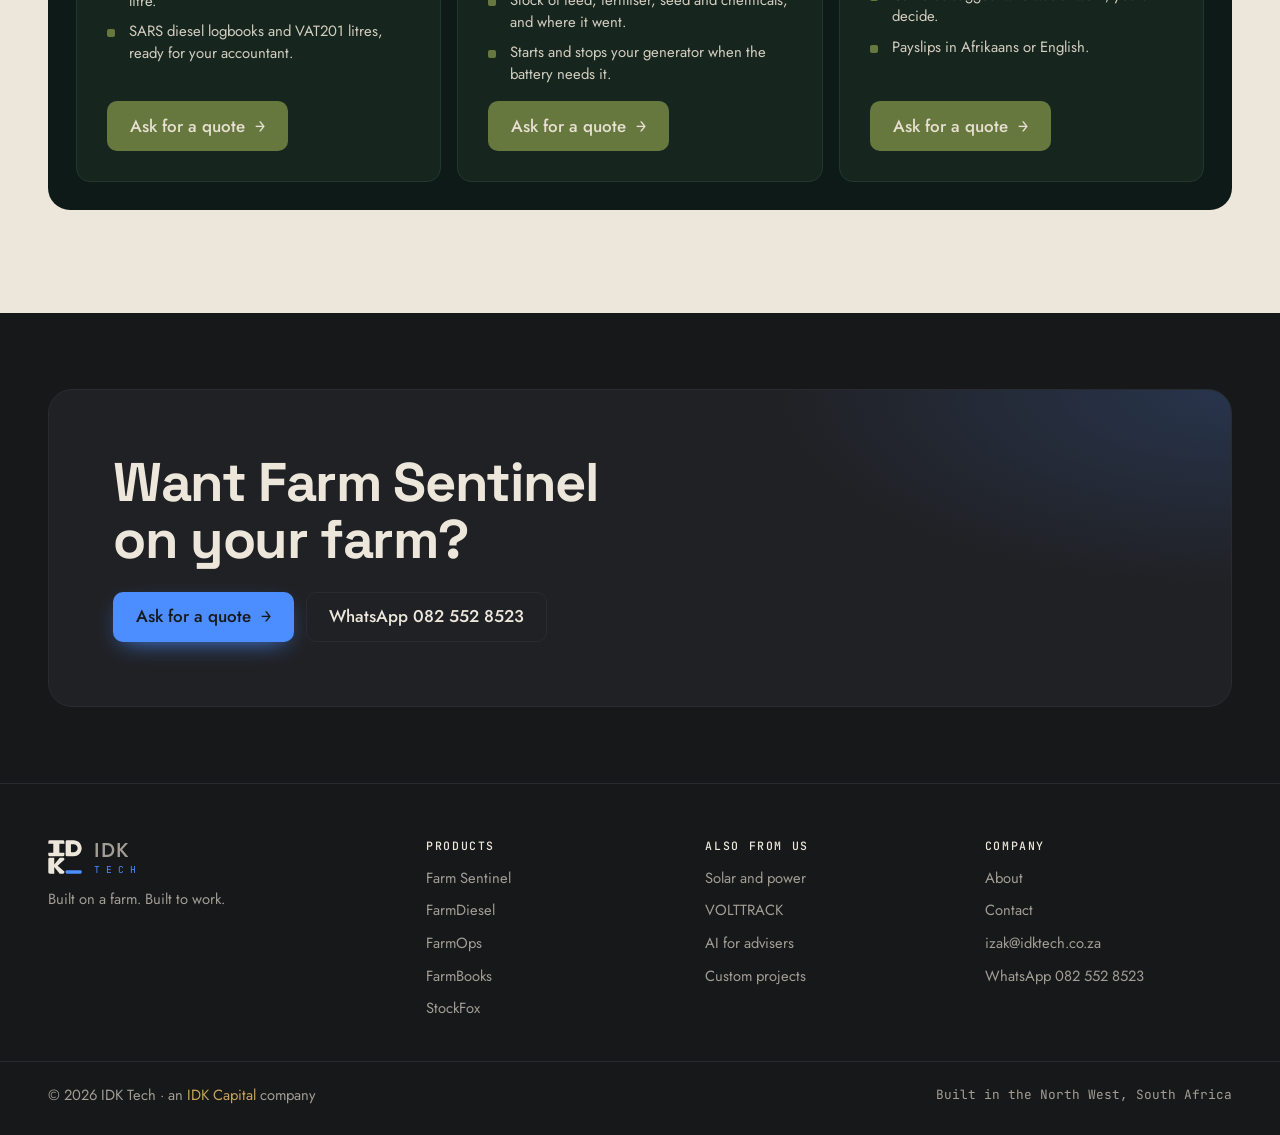
<file: farm-sentinel.html>
<!doctype html>
<html lang="en">
<head>
<meta charset="utf-8">
<meta name="viewport" content="width=device-width, initial-scale=1, viewport-fit=cover">
<title>Farm Sentinel · Farm security that works offline · IDK Tech</title>
<meta name="description" content="Farm Sentinel turns your existing cameras into a security system that knows your people, reads number plates, controls the gate and keeps watching when the internet drops. With FarmDiesel, FarmOps and FarmBooks.">
<meta name="theme-color" content="#17181A">
<link rel="icon" href="/favicon.svg" type="image/svg+xml">
<link rel="icon" href="/favicon-32.png" sizes="32x32" type="image/png">
<link rel="apple-touch-icon" href="/apple-touch-icon.png">
<meta property="og:type" content="website">
<meta property="og:title" content="Farm Sentinel · Farm security that works offline · IDK Tech">
<meta property="og:locale" content="en_ZA">
<meta property="og:locale:alternate" content="af_ZA">
<meta property="og:description" content="Farm Sentinel turns your existing cameras into a security system that knows your people, reads number plates, controls the gate and keeps watching when the internet drops. With FarmDiesel, FarmOps and FarmBooks.">
<meta property="og:url" content="https://idktech.co.za/farm-sentinel.html">
<meta property="og:image" content="https://idktech.co.za/og.png">
<meta name="twitter:card" content="summary_large_image">
<link rel="canonical" href="https://idktech.co.za/farm-sentinel.html">
<link rel="preconnect" href="https://fonts.googleapis.com"><link rel="preconnect" href="https://fonts.gstatic.com" crossorigin><link rel="stylesheet" href="https://fonts.googleapis.com/css2?family=JetBrains+Mono:wght@400;500&family=Jost:wght@400;500&family=Space+Grotesk:wght@500;700&display=swap">
<link rel="stylesheet" href="/style.css">
</head>
<body>
<a class="skip" href="#main"><span class="en">Skip to content</span><span class="af">Slaan oor na inhoud</span></a>
<div id="site" data-lang="en">

<header class="site-header">
  <div class="wrap">
    <a class="brand" href="/" aria-label="IDK Tech home">
      <svg viewBox="-6 -6 636 636" aria-hidden="true"><path d="M350 0H474C556.8 0 624 67.2 624 150C624 232.8 556.8 300 474 300H350Q324 300 324 274V26Q324 0 350 0ZM26 324H111V450L213.8 324H274Q300 324 300 350V362.8L174 474L300 585.2V598Q300 624 274 624H213.8L111 498V624H26Q0 624 0 598V350Q0 324 26 324ZM26 0H274Q300 0 300 26V66H207V234H300V274Q300 300 274 300H26Q0 300 0 274V234H93V66H0V26Q0 0 26 0ZM423 75V225H474C515.4 225 549 191.4 549 150C549 108.6 515.4 75 474 75Z" fill="#EDE7DB" fill-rule="evenodd"/><path class="mark-cursor" d="M344 558H604Q624 558 624 578V604Q624 624 604 624H344Q324 624 324 604V578Q324 558 344 558Z" fill="#4C8DFF"/></svg>
      <span class="brand-word"><b>IDK</b><span>TECH</span></span>
    </a>
    <nav class="nav" id="nav" aria-label="Main">
      <a href="index.html#products"><span class="en">Products</span><span class="af">Produkte</span></a>
      <a href="farm-sentinel.html" aria-current="page"><span class="en">Farm Sentinel</span><span class="af">Farm Sentinel</span></a>
      <a href="stockfox.html"><span class="en">StockFox</span><span class="af">StockFox</span></a>
      <a href="solar.html"><span class="en">Solar</span><span class="af">Sonkrag</span></a>
      <a href="work.html"><span class="en">Projects</span><span class="af">Projekte</span></a>
      <a href="about.html"><span class="en">About</span><span class="af">Oor ons</span></a>
      <a href="contact.html"><span class="en">Contact</span><span class="af">Kontak</span></a>
    </nav>
    <div class="header-tools">
      <div class="lang" role="group" aria-label="Language / Taal">
        <button type="button" id="lang-en" data-set-lang="en" aria-pressed="true">EN</button>
        <button type="button" id="lang-af" data-set-lang="af" aria-pressed="false">AF</button>
      </div>
      <button type="button" class="menu-btn" id="menu-btn" aria-expanded="false" aria-controls="nav"><span class="en">Menu</span><span class="af">Kieslys</span></button>
      <a class="btn btn-primary header-cta" href="contact.html"><span class="en">Build with us</span><span class="af">Kom bou saam</span></a>
    </div>
  </div>
</header>

<main id="main">
<section class="page-hero ph-sentinel">
  <div class="wrap">
    <p class="eyebrow"><span class="en">Farm Sentinel · security, diesel, power and books</span><span class="af">Farm Sentinel · sekuriteit, diesel, krag en boeke</span></p>
    <h1><span class="en">One system that watches the whole farm.</span><span class="af">Een stelsel wat oor die hele plaas waak.</span></h1>
    <p class="lede en">Farm Sentinel runs on a small computer on your own farm and works with the cameras you already have. Start with security. Add diesel, power, water and books when you are ready. It is all one app, in Afrikaans and English.</p>
    <p class="lede af">Farm Sentinel loop op 'n klein rekenaar op jou eie plaas en werk met die kameras wat jy reeds het. Begin met sekuriteit. Voeg diesel, krag, water en boeke by wanneer jy gereed is. Dis alles een app, in Afrikaans en Engels.</p>
    <p class="status live"><span class="en">Running on a working farm since 15 Sep 2026</span><span class="af">Loop sedert 15 Sep 2026 op 'n werkende plaas</span></p>
    <div class="hero-actions"><a class="btn btn-primary" href="contact.html?topic=sentinel"><span class="en">Ask for a quote</span><span class="af">Vra 'n kwotasie</span> <span class="arrow" aria-hidden="true">→</span></a><a class="btn btn-ghost" href="solar.html"><span class="en">See the power side</span><span class="af">Sien die kragkant</span> <span class="arrow" aria-hidden="true">→</span></a></div>
  </div>
</section>
<section class="band on-kalk band-tight">
  <div class="wrap">
    <div class="family reveal">
      <div class="fam-head">
        <div class="fam-lockup">
          <svg class="crest" viewBox="0 0 100 112" aria-hidden="true"><path d="M50 3 L91 17 V64 Q91 78 78 88 L50 109 L22 88 Q9 78 9 64 V17 Z" fill="none" stroke="currentColor" stroke-width="6" stroke-linejoin="round"/><path d="M67 24 H37 L30 32 V44 L37 51 H59 L62 54 L59 57 H33 V68 H63 L70 60 V48 L63 41 H41 L38 38 L41 35 H67 Z" fill="currentColor"/><path d="M17 74 Q38 64 50 66 Q68 69 83 62 Q83 70 76 78 Q60 84 50 82 Q36 79 21 82 Q18 78 17 74 Z" fill="#67783F"/><path d="M25 88 Q40 84 50 86 Q62 88 72 84 L64 92 Q54 96 46 94 Q37 92 30 93 Z" fill="#67783F"/><path d="M38 99 Q46 97 52 98 L57 97 L50 103 Z" fill="#67783F"/></svg>
          <div><p class="fam-word">SENTINEL</p><p class="fam-strap">AGRI · SECURITY · CONTROL · AUTOMATION<span class="watch-dot" aria-hidden="true"></span></p></div>
        </div>
        <div class="fam-pitch">
          <p class="fam-title"><span class="en">Big-farm technology at a small-farm price.</span><span class="af">Grootplaas-tegnologie teen 'n kleinplaas-prys.</span></p>
          <p class="fam-sub"><span class="en">Systems that big operations pay a fortune for, made affordable for your farm. And they work very well. One app, one small computer on your farm, your existing cameras. Start with security; add diesel, power, water and books when you're ready.</span><span class="af">Stelsels waarvoor groot boerderye 'n fortuin betaal, bekostigbaar gemaak vir jou plaas. En hulle werk baie goed. Een app, een klein rekenaar op jou plaas, jou bestaande kameras. Begin met sekuriteit; voeg diesel, krag, water en boeke by wanneer jy gereed is.</span></p>
        </div>
      </div>

      <article class="featured" aria-labelledby="p-sentinel">
        <div class="featured-copy">
          <div class="card-top">
            <span class="tag fam-tag"><svg class="crest-sm" viewBox="0 0 100 112" aria-hidden="true"><path d="M50 3 L91 17 V64 Q91 78 78 88 L50 109 L22 88 Q9 78 9 64 V17 Z" fill="none" stroke="currentColor" stroke-width="6" stroke-linejoin="round"/><path d="M67 24 H37 L30 32 V44 L37 51 H59 L62 54 L59 57 H33 V68 H63 L70 60 V48 L63 41 H41 L38 38 L41 35 H67 Z" fill="currentColor"/><path d="M17 74 Q38 64 50 66 Q68 69 83 62 Q83 70 76 78 Q60 84 50 82 Q36 79 21 82 Q18 78 17 74 Z" fill="#67783F"/><path d="M25 88 Q40 84 50 86 Q62 88 72 84 L64 92 Q54 96 46 94 Q37 92 30 93 Z" fill="#67783F"/><path d="M38 99 Q46 97 52 98 L57 97 L50 103 Z" fill="#67783F"/></svg><span class="en">Security</span><span class="af">Sekuriteit</span></span>
            <span class="status fam-status live"><span class="en">Running on a working farm since 15 Sep 2026</span><span class="af">Loop sedert 15 Sep 2026 op 'n werkende plaas</span></span>
          </div>
          <h3 id="p-sentinel" class="featured-name">Farm Sentinel</h3>
          <p class="featured-tag"><span class="en">Security that thinks beyond the camera.</span><span class="af">Van kameras na intelligente plaasbeveiliging.</span></p>
          <p class="en desc">Your cameras should do more than record what happened. Farm Sentinel turns them into a security system that knows your people, spots strangers and wakes you when it matters. It runs on a small computer on your farm, so it keeps watching when the internet drops and your footage never leaves the farm.</p>
          <p class="af desc">Jou kameras moet meer doen as net opneem wat gebeur het. Farm Sentinel maak hulle 'n sekuriteitstelsel wat jou mense ken, vreemdelinge raaksien en jou wakker maak wanneer dit saak maak. Dit loop op 'n klein rekenaar op jou plaas, so dit hou aan waak as die internet val en jou beeldmateriaal verlaat nooit die plaas nie.</p>
          <ul class="feat"><li><span class="en">Known people pass quietly; a stranger after dark raises the alarm.</span><span class="af">Bekende mense gaan stil verby; 'n vreemdeling ná donker lui die alarm.</span></li><li><span class="en">One tap arms every camera on the farm.</span><span class="af">Een tik sit elke kamera op die plaas op wag.</span></li><li><span class="en">The gate asks you first: a photo, a biometric check, one tap.</span><span class="af">Die hek vra jou eers: 'n foto, 'n biometriese kontrole, een tik.</span></li><li><span class="en">SOS rings every minute until answered, on neighbours' phones too.</span><span class="af">SOS lui elke minuut tot iemand antwoord, ook op bure se fone.</span></li><li><span class="en">Morning and evening report: a quiet night, or what happened.</span><span class="af">Oggend- en aandverslag: 'n stil nag, of wat gebeur het.</span></li><li><span class="en">One document with everything for SAPS or the insurer.</span><span class="af">Een dokument met alles vir die SAPD of die versekeraar.</span></li></ul>
          <a class="btn btn-fam" href="contact.html?topic=sentinel"><span class="en">Ask for a quote</span><span class="af">Vra 'n kwotasie</span> <span class="arrow" aria-hidden="true">→</span></a>
        </div>
        <div class="featured-screen" aria-label="Example screen" role="img">
          <div class="phone">
            <div class="ph-top"><span>Farm Sentinel</span><span class="ph-ex"><span class="en">example</span><span class="af">voorbeeld</span></span></div>
            <div class="ph-live">
              <div class="ph-live-k"><span class="pulse" aria-hidden="true"></span><span class="en">Armed · 6 cameras on watch</span><span class="af">Op wag · 6 kameras waak</span></div>
              <div class="ph-cams" aria-hidden="true"><span></span><span></span><span></span><span></span><span></span><span></span></div>
              <div class="ph-live-meta"><span class="en">Offline-ready · evidence stays on the farm</span><span class="af">Werk sonder internet · bewyse bly op die plaas</span></div>
            </div>
            <div class="ph-alert">
              <b><span class="en">Unknown person · gate camera</span><span class="af">Onbekende persoon · hekkamera</span></b>
              <span><span class="en">21:42 · HIGH · on your phone in seconds</span><span class="af">21:42 · HOOG · binne sekondes op jou foon</span></span>
            </div>
            <div class="ph-actions" aria-hidden="true"><span><span class="en">Live</span><span class="af">Lewendig</span></span><span><span class="en">Open gate</span><span class="af">Maak hek oop</span></span><span class="sos">SOS</span></div>
            <div class="ph-row"><span><span class="en">REPORT</span><span class="af">VERSLAG</span></span><span><span class="en">06:00 · a quiet night, nothing to see</span><span class="af">06:00 · 'n stil nag, niks om te sien nie</span></span></div>
          </div>
        </div>
        <div class="featured-spec"><ul class="spec"><li><span><span class="en">detects</span><span class="af">herken</span></span><span><span class="en">people · vehicles · animals · known faces</span><span class="af">mense · voertuie · diere · bekende gesigte</span></span></li><li><span><span class="en">runs</span><span class="af">loop</span></span><span><span class="en">on a small computer on the farm · keeps working offline</span><span class="af">op 'n klein rekenaar op die plaas · werk aan sonder internet</span></span></li><li><span><span class="en">phone app</span><span class="af">foon-app</span></span><span><span class="en">alerts · live view · gate · arming · SOS · reports</span><span class="af">waarskuwings · lewendige beeld · hek · op wag · SOS · verslae</span></span></li><li><span><span class="en">cameras</span><span class="af">kameras</span></span><span><span class="en">works with most IP cameras you already have</span><span class="af">werk met die meeste IP-kameras wat jy reeds het</span></span></li></ul></div>
      </article>


      <section class="gate-show reveal" aria-labelledby="gate-title">
        <div class="gs-head">
          <p class="eyebrow"><span class="en">How the gate works</span><span class="af">Hoe die hek werk</span></p>
          <h3 id="gate-title"><span class="en">Your people drive straight in. Everyone else needs your yes.</span><span class="af">Jou mense ry reguit in. Almal anders het jou ja nodig.</span></h3>
        </div>
        <div class="gs-grid">
          <figure class="gs-card">
            <div class="gs-stage"><svg class="gs-svg known" viewBox="0 0 360 200" aria-hidden="true">
  <rect x="0" y="0" width="360" height="200" fill="#0F1C17"/>
  
  <rect x="0" y="166" width="360" height="34" fill="#16261F"/>
  <rect x="0" y="164" width="360" height="3" fill="#24372E"/>
  <g fill="#24372E"><rect x="300" y="96" width="4" height="70"/><rect x="330" y="96" width="4" height="70"/><rect x="300" y="110" width="60" height="3"/><rect x="300" y="134" width="60" height="3"/></g>
  <rect x="198" y="88" width="8" height="78" fill="#3D5C4C"/>
  <g class="gs-gate"><rect x="206" y="104" width="92" height="56" fill="none" stroke="#93A65E" stroke-width="3"/><path d="M206 132 h92 M229 104 v56 M252 104 v56 M275 104 v56" stroke="#93A65E" stroke-width="2"/></g>
  <path class="gs-beam" d="M172 46 L128 138 L178 152 Z" fill="#93A65E" opacity="0"/>
  <g class="gs-cam"><rect x="192" y="44" width="5" height="122" fill="#3D5C4C"/><rect x="170" y="34" width="30" height="16" rx="4" fill="#E7E0D2"/><circle cx="174" cy="42" r="4" fill="#0E1A17"/><circle class="gs-led" cx="196" cy="38" r="2.2" fill="#93A65E"/></g>
  <g class="gs-car known"><g class="gs-body"><path d="M6 128 h62 l14-22 h40 l10 22 h18 v24 h-150 z" fill="#E7E0D2"/><path d="M86 110 h30 l8 16 h-44 z" fill="#16261F"/><rect x="6" y="138" width="150" height="4" fill="#C9BFA9"/><rect x="6" y="122" width="4" height="8" fill="#C9BFA9"/><rect x="6" y="122" width="74" height="3" fill="#C9BFA9"/><circle cx="38" cy="154" r="11" fill="#0E1A17"/><circle cx="38" cy="154" r="4" fill="#A9B0A0"/><circle cx="126" cy="154" r="11" fill="#0E1A17"/><circle cx="126" cy="154" r="4" fill="#A9B0A0"/><rect class="gs-plate" x="132" y="140" width="22" height="9" rx="1.5" fill="#F7DCAC"/></g></g>
</svg><div class="gs-chip ok"><span class="gs-plate-txt">DK 48 ZS NW</span><b><span class="en">Known · Pa's bakkie</span><span class="af">Bekend · Pa se bakkie</span></b><span><span class="en">Gate opening</span><span class="af">Hek gaan oop</span></span></div></div>
            <figcaption><ol class="gs-steps"><li><span class="en">The bakkie pulls up.</span><span class="af">Die bakkie stop by die hek.</span></li><li><span class="en">The camera reads the number plate.</span><span class="af">Die kamera lees die nommerplaat.</span></li><li><span class="en">It's on your list, so the gate opens by itself.</span><span class="af">Dis op jou lys, so die hek gaan vanself oop.</span></li></ol></figcaption>
          </figure>
          <figure class="gs-card">
            <div class="gs-stage"><svg class="gs-svg stranger" viewBox="0 0 360 200" aria-hidden="true">
  <rect x="0" y="0" width="360" height="200" fill="#0F1C17"/>
  
  <rect x="0" y="166" width="360" height="34" fill="#16261F"/>
  <rect x="0" y="164" width="360" height="3" fill="#24372E"/>
  <g fill="#24372E"><rect x="300" y="96" width="4" height="70"/><rect x="330" y="96" width="4" height="70"/><rect x="300" y="110" width="60" height="3"/><rect x="300" y="134" width="60" height="3"/></g>
  <rect x="198" y="88" width="8" height="78" fill="#3D5C4C"/>
  <g class="gs-gate"><rect x="206" y="104" width="92" height="56" fill="none" stroke="#93A65E" stroke-width="3"/><path d="M206 132 h92 M229 104 v56 M252 104 v56 M275 104 v56" stroke="#93A65E" stroke-width="2"/></g>
  <path class="gs-beam" d="M172 46 L128 138 L178 152 Z" fill="#93A65E" opacity="0"/>
  <g class="gs-cam"><rect x="192" y="44" width="5" height="122" fill="#3D5C4C"/><rect x="170" y="34" width="30" height="16" rx="4" fill="#E7E0D2"/><circle cx="174" cy="42" r="4" fill="#0E1A17"/><circle class="gs-led" cx="196" cy="38" r="2.2" fill="#93A65E"/></g>
  <g class="gs-car stranger"><g class="gs-body"><path d="M10 132 l20-20 h66 l24 20 h24 v20 h-138 z" fill="#5A7A68"/><path d="M38 116 h52 l14 14 h-74 z" fill="#0E1A17"/><circle cx="40" cy="154" r="11" fill="#0E1A17"/><circle cx="40" cy="154" r="4" fill="#A9B0A0"/><circle cx="118" cy="154" r="11" fill="#0E1A17"/><circle cx="118" cy="154" r="4" fill="#A9B0A0"/><rect class="gs-plate" x="122" y="140" width="22" height="9" rx="1.5" fill="#F7DCAC"/></g></g>
</svg><div class="gs-chip warn"><span class="gs-plate-txt">GP 71 KX ZN</span><b><span class="en">Unknown vehicle</span><span class="af">Onbekende voertuig</span></b><span><span class="en">Gate stays shut</span><span class="af">Hek bly toe</span></span></div><div class="gs-notif" aria-hidden="true">
  <div class="gs-n-top"><span class="gs-n-app">SENTINEL</span><span><span class="en">now</span><span class="af">nou</span></span></div>
  <b><span class="en">Unknown vehicle at the main gate</span><span class="af">Onbekende voertuig by die hoofhek</span></b>
  <div class="gs-n-photo"><span>GP 71 KX ZN</span></div>
  <div class="gs-n-btns"><span class="no"><span class="en">Keep shut</span><span class="af">Hou toe</span></span><span class="yes"><span class="en">Open gate</span><span class="af">Maak oop</span></span></div>
</div></div>
            <figcaption><ol class="gs-steps"><li><span class="en">A car you don't know pulls up.</span><span class="af">'n Kar wat jy nie ken nie, stop.</span></li><li><span class="en">The gate stays shut. Nothing opens on its own.</span><span class="af">Die hek bly toe. Niks gaan vanself oop nie.</span></li><li><span class="en">Your phone shows you who it is. One tap and a fingerprint opens it, or not.</span><span class="af">Jou foon wys jou wie dit is. Een tik en 'n vingerafdruk maak oop, of nie.</span></li></ol></figcaption>
          </figure>
        </div>
      </section>

      <div class="cards-3">
        <article class="card fam-card" aria-labelledby="p-diesel">
          <div class="card-top">
            <span class="tag fam-tag"><span class="fuel-ic"><svg viewBox="0 0 24 24" fill="none" stroke="currentColor" stroke-width="1.75" stroke-linecap="round" stroke-linejoin="round" aria-hidden="true"><path d="M4 21V5a2 2 0 0 1 2-2h6a2 2 0 0 1 2 2v16"/><path d="M3 21h12"/><path d="M7 8h4"/><path d="M14 10h2a2 2 0 0 1 2 2v4a1.5 1.5 0 0 0 3 0V8l-3-3"/></svg></span><span class="en">Diesel control</span><span class="af">Dieselbeheer</span></span>
            <span class="status fam-status"><span class="en">Software ready · meter coming soon</span><span class="af">Sagteware gereed · meter kom binnekort</span></span>
          </div>
          <div class="tiles" aria-label="Example" role="img">
            <div class="tile"><span class="tile-k"><span class="pulse" aria-hidden="true"></span><span class="en">Fill running</span><span class="af">Vulling loop</span></span><span class="tile-v"><b id="diesel-counter">142.6</b> L</span><span class="tile-m"><span class="en">Tractor 2 · ploughing · land 4</span><span class="af">Trekker 2 · ploeg · land 4</span></span></div>
            <div class="tile"><span class="tile-k"><span class="en">Tank 1</span><span class="af">Tenk 1</span></span><span class="tile-v"><b>62%</b></span><div class="gauge"><div class="gauge-fill" style="width:62%"></div></div><span class="tile-m">3 100 / 5 000 L</span></div>
          </div>
          <h3 id="p-diesel">FarmDiesel</h3>
          <p class="card-tagline"><span class="en">Know where every litre goes.</span><span class="af">Elke liter verantwoord. Elke druppel sigbaar.</span></p>
          <p class="desc en">Diesel is one of your biggest costs, and the easiest to lose. FarmDiesel puts a smart meter on your tank and the logbook in your pocket: you see every litre that leaves, which machine it went to and what it cost, and you know within seconds when diesel moves that shouldn't.</p>
          <p class="desc af">Diesel is een van jou grootste kostes, en die maklikste om te verloor. FarmDiesel sit 'n slim meter op jou tenk en die logboek in jou sak: jy sien elke liter wat uitgaan, na watter masjien dit gegaan het en wat dit gekos het, en jy weet binne sekondes as diesel loop wat nie moet nie.</p>
          <ul class="feat"><li><span class="en">Diesel flowing with no fill? Alert in seconds, repeated every 5 minutes.</span><span class="af">Diesel loop sonder vulling? Waarskuwing binne sekondes, elke 5 minute weer.</span></li><li><span class="en">Pump lock: no fill opened, no diesel. Overfill stops the pump.</span><span class="af">Pompslot: geen vulling oop nie, geen diesel nie. Oorvul stop die pomp.</span></li><li><span class="en">Tank level sensor flags leaks, theft and short deliveries.</span><span class="af">Tenkvlakmeter wys lekke, diefstal en aflewerings wat kort kom.</span></li><li><span class="en">Cost per land, task and machine, from every litre.</span><span class="af">Koste per land, taak en masjien, uit elke liter.</span></li><li><span class="en">SARS diesel logbooks and VAT201 litres, ready for your accountant.</span><span class="af">SARS-diesellogboeke en BTW201-liters, gereed vir jou rekenmeester.</span></li></ul>
          <a class="btn btn-fam" href="contact.html?topic=diesel"><span class="en">Ask for a quote</span><span class="af">Vra 'n kwotasie</span> <span class="arrow" aria-hidden="true">→</span></a>
        </article>
        <article class="card fam-card" aria-labelledby="p-ops">
          <div class="card-top">
            <span class="tag fam-tag"><span class="en">Power · water · automation</span><span class="af">Krag · water · outomatisering</span></span>
            <span class="status fam-status"><span class="en">In development · solar monitoring live</span><span class="af">In ontwikkeling · son-monitering lewendig</span></span>
          </div>
          <div class="tiles" aria-label="Example" role="img">
            <div class="tile"><span class="tile-k"><span class="en">Battery</span><span class="af">Battery</span></span><span class="tile-v"><b>84%</b></span><div class="gauge"><div class="gauge-fill" style="width:84%"></div></div><span class="tile-m"><span class="en">solar 3.4 kW · house 1.1 kW</span><span class="af">son 3,4 kW · huis 1,1 kW</span></span></div>
            <div class="tile warn"><span class="tile-k"><span class="en">Grid</span><span class="af">Netwerk</span></span><span class="tile-v"><b><span class="en">Down</span><span class="af">Af</span></b></span><span class="tile-m"><span class="en">since 14:02 · on battery · 3rd outage this week</span><span class="af">sedert 14:02 · op battery · 3de onderbreking dié week</span></span></div>
          </div>
          <h3 id="p-ops">FarmOps</h3>
          <p class="card-tagline"><span class="en">Your farm. One connected view.</span><span class="af">Een plaas. Een oorsig. Slimmer beheer.</span></p>
          <p class="desc en">Stop juggling a different app for every part of the farm. FarmOps puts power, water, grow rooms and stock on one screen, and lets you automate the rest. Type “start the pump when the battery is above 80%” and it sets it up for you to approve.</p>
          <p class="desc af">Hou op om 'n ander app vir elke deel van die plaas te jongleer. FarmOps sit krag, water, kweekkamers en voorraad op een skerm, en laat jou die res outomatiseer. Tik “skakel die pomp aan as die battery bo 80% is” en dit stel dit op vir jou om goed te keur.</p>
          <ul class="feat"><li><span class="en">Solar, battery and grid live, with every outage counted and costed.</span><span class="af">Son, battery en netwerk lewendig, met elke kragonderbreking getel en gekos.</span></li><li><span class="en">Electricity cost per day and per tariff window.</span><span class="af">Kragkoste per dag en per tariefvenster.</span></li><li><span class="en">Irrigation: a rain book and weekly water budget per field.</span><span class="af">Besproeiing: 'n reënboek en weeklikse waterbegroting per land.</span></li><li><span class="en">Grow rooms: climate control, watering by the litre, feed mixing.</span><span class="af">Kweekkamers: klimaatbeheer, water by die liter, voeding gemeng.</span></li><li><span class="en">Stock of feed, fertiliser, seed and chemicals, and where it went.</span><span class="af">Voorraad voer, kunsmis, saad en chemikalieë, en waarheen dit gegaan het.</span></li><li><span class="en">Starts and stops your generator when the battery needs it.</span><span class="af">Begin en stop jou kragopwekker wanneer die battery dit nodig het.</span></li></ul>
          <a class="btn btn-fam" href="contact.html?topic=ops"><span class="en">Ask for a quote</span><span class="af">Vra 'n kwotasie</span> <span class="arrow" aria-hidden="true">→</span></a>
        </article>
        <article class="card fam-card" aria-labelledby="p-books">
          <div class="card-top">
            <span class="tag fam-tag"><span class="en">Books and wages</span><span class="af">Boeke en lone</span></span>
            <span class="status fam-status"><span class="en">In development</span><span class="af">In ontwikkeling</span></span>
          </div>
          <div class="tiles" aria-label="Example" role="img">
            <div class="tile"><span class="tile-k"><span class="en">VAT201</span><span class="af">BTW201</span></span><span class="tile-v"><b><span class="en">Ready</span><span class="af">Gereed</span></b></span><span class="tile-m"><span class="en">diesel litres included</span><span class="af">dieselliters ingesluit</span></span></div>
            <div class="tile"><span class="tile-k"><span class="en">Friday wages</span><span class="af">Vrydag se lone</span></span><span class="tile-v"><b>12</b> <span class="en">payslips</span><span class="af">strokies</span></span><span class="tile-m"><span class="en">cash envelopes and EFT list ready</span><span class="af">kontantkoeverte en EFT-lys gereed</span></span></div>
          </div>
          <h3 id="p-books">FarmBooks</h3>
          <p class="card-tagline"><span class="en">Books, VAT and wages, done the way a farm works.</span><span class="af">Boeke, BTW en lone, soos 'n plaas werk.</span></p>
          <p class="desc en">Month-end shouldn't take a weekend. Photograph an invoice and FarmBooks books it, matches your bank statement and builds your VAT201. On Friday it works out the wages and prints the payslips, so you pay in minutes and SARS gets figures that add up.</p>
          <p class="desc af">Maandeinde behoort nie 'n naweek te vat nie. Neem 'n foto van 'n faktuur en FarmBooks boek dit, pas jou bankstaat af en stel jou BTW201 saam. Vrydag reken dit die lone uit en druk die strokies, sodat jy in minute betaal en SARS syfers kry wat klop.</p>
          <ul class="feat"><li><span class="en">Photograph or email invoices; they're read, checked and booked.</span><span class="af">Neem 'n foto of e-pos fakture; hulle word gelees, nagegaan en geboek.</span></li><li><span class="en">VAT201 pack from your books, diesel litres included.</span><span class="af">BTW201-pak uit jou boeke, dieselliters ingesluit.</span></li><li><span class="en">Bank statements checked to the cent and matched to proofs.</span><span class="af">Bankstate tot op die sent nagegaan en teen bewyse afgemerk.</span></li><li><span class="en">Weekly wages: daily rate, UIF, advances, farm store, rations.</span><span class="af">Weeklikse lone: dagtarief, UIF, voorskotte, plaaswinkel, rantsoene.</span></li><li><span class="en">Cameras suggest who was at work; you still decide.</span><span class="af">Kameras stel voor wie by die werk was; jy besluit steeds.</span></li><li><span class="en">Payslips in Afrikaans or English.</span><span class="af">Betaalstrokies in Afrikaans of Engels.</span></li></ul>
          <a class="btn btn-fam" href="contact.html?topic=books"><span class="en">Ask for a quote</span><span class="af">Vra 'n kwotasie</span> <span class="arrow" aria-hidden="true">→</span></a>
        </article>
      </div>
    </div>
  </div>
</section>
<section class="band cta-band">
  <div class="wrap">
    <div class="cta-box reveal">
      <h2><span class="en">Want Farm Sentinel on your farm?</span><span class="af">Wil jy Farm Sentinel op jou plaas hê?</span></h2>
      <div class="hero-actions">
        <a class="btn btn-primary" href="contact.html?topic=sentinel"><span class="en">Ask for a quote</span><span class="af">Vra 'n kwotasie</span> <span class="arrow" aria-hidden="true">→</span></a>
        <a class="btn btn-ghost" href="https://wa.me/27825528523">WhatsApp 082 552 8523</a>
      </div>
    </div>
  </div>
</section>

</main>

<footer class="site-footer">
  <div class="wrap foot-grid">
    <div class="foot-brand">
      <a class="brand" href="/" aria-label="IDK Tech home"><svg viewBox="-6 -6 636 636" aria-hidden="true"><path d="M350 0H474C556.8 0 624 67.2 624 150C624 232.8 556.8 300 474 300H350Q324 300 324 274V26Q324 0 350 0ZM26 324H111V450L213.8 324H274Q300 324 300 350V362.8L174 474L300 585.2V598Q300 624 274 624H213.8L111 498V624H26Q0 624 0 598V350Q0 324 26 324ZM26 0H274Q300 0 300 26V66H207V234H300V274Q300 300 274 300H26Q0 300 0 274V234H93V66H0V26Q0 0 26 0ZM423 75V225H474C515.4 225 549 191.4 549 150C549 108.6 515.4 75 474 75Z" fill="#EDE7DB" fill-rule="evenodd"/><path class="mark-cursor" d="M344 558H604Q624 558 624 578V604Q624 624 604 624H344Q324 624 324 604V578Q324 558 344 558Z" fill="#4C8DFF"/></svg><span class="brand-word"><b>IDK</b><span>TECH</span></span></a>
      <p><span class="en">Built on a farm. Built to work.</span><span class="af">Op 'n plaas gebou. Gebou om te werk.</span></p>
    </div>
    <nav aria-label="Products">
      <p class="foot-h"><span class="en">Products</span><span class="af">Produkte</span></p>
      <a href="farm-sentinel.html">Farm Sentinel</a>
      <a href="farm-sentinel.html#p-diesel">FarmDiesel</a>
      <a href="farm-sentinel.html#p-ops">FarmOps</a>
      <a href="farm-sentinel.html#p-books">FarmBooks</a>
      <a href="stockfox.html">StockFox</a>
    </nav>
    <nav aria-label="More products">
      <p class="foot-h"><span class="en">Also from us</span><span class="af">Ook van ons</span></p>
      <a href="solar.html"><span class="en">Solar and power</span><span class="af">Sonkrag en krag</span></a>
      <a href="volttrack.html">VOLTTRACK</a>
      <a href="ai-advisers.html"><span class="en">AI for advisers</span><span class="af">KI vir adviseurs</span></a>
      <a href="work.html"><span class="en">Custom projects</span><span class="af">Pasgemaakte projekte</span></a>
    </nav>
    <nav aria-label="Company">
      <p class="foot-h"><span class="en">Company</span><span class="af">Maatskappy</span></p>
      <a href="about.html"><span class="en">About</span><span class="af">Oor ons</span></a>
      <a href="contact.html"><span class="en">Contact</span><span class="af">Kontak</span></a>
      <a href="mailto:izak@idktech.co.za">izak@idktech.co.za</a>
      <a href="https://wa.me/27825528523">WhatsApp 082 552 8523</a>
    </nav>
  </div>
  <div class="wrap foot-base">
    <p>© <span id="year">2026</span> IDK Tech · <span class="en">an</span><span class="af">'n</span> <a class="capital" href="https://idkcapital.co.za">IDK Capital</a> <span class="en">company</span><span class="af">maatskappy</span></p>
    <p class="mono"><span class="en">Built in the North West, South Africa</span><span class="af">Gebou in Noordwes, Suid-Afrika</span></p>
  </div>
</footer>

</div>

<script src="/app.js"></script>
</body>
</html>
</file>
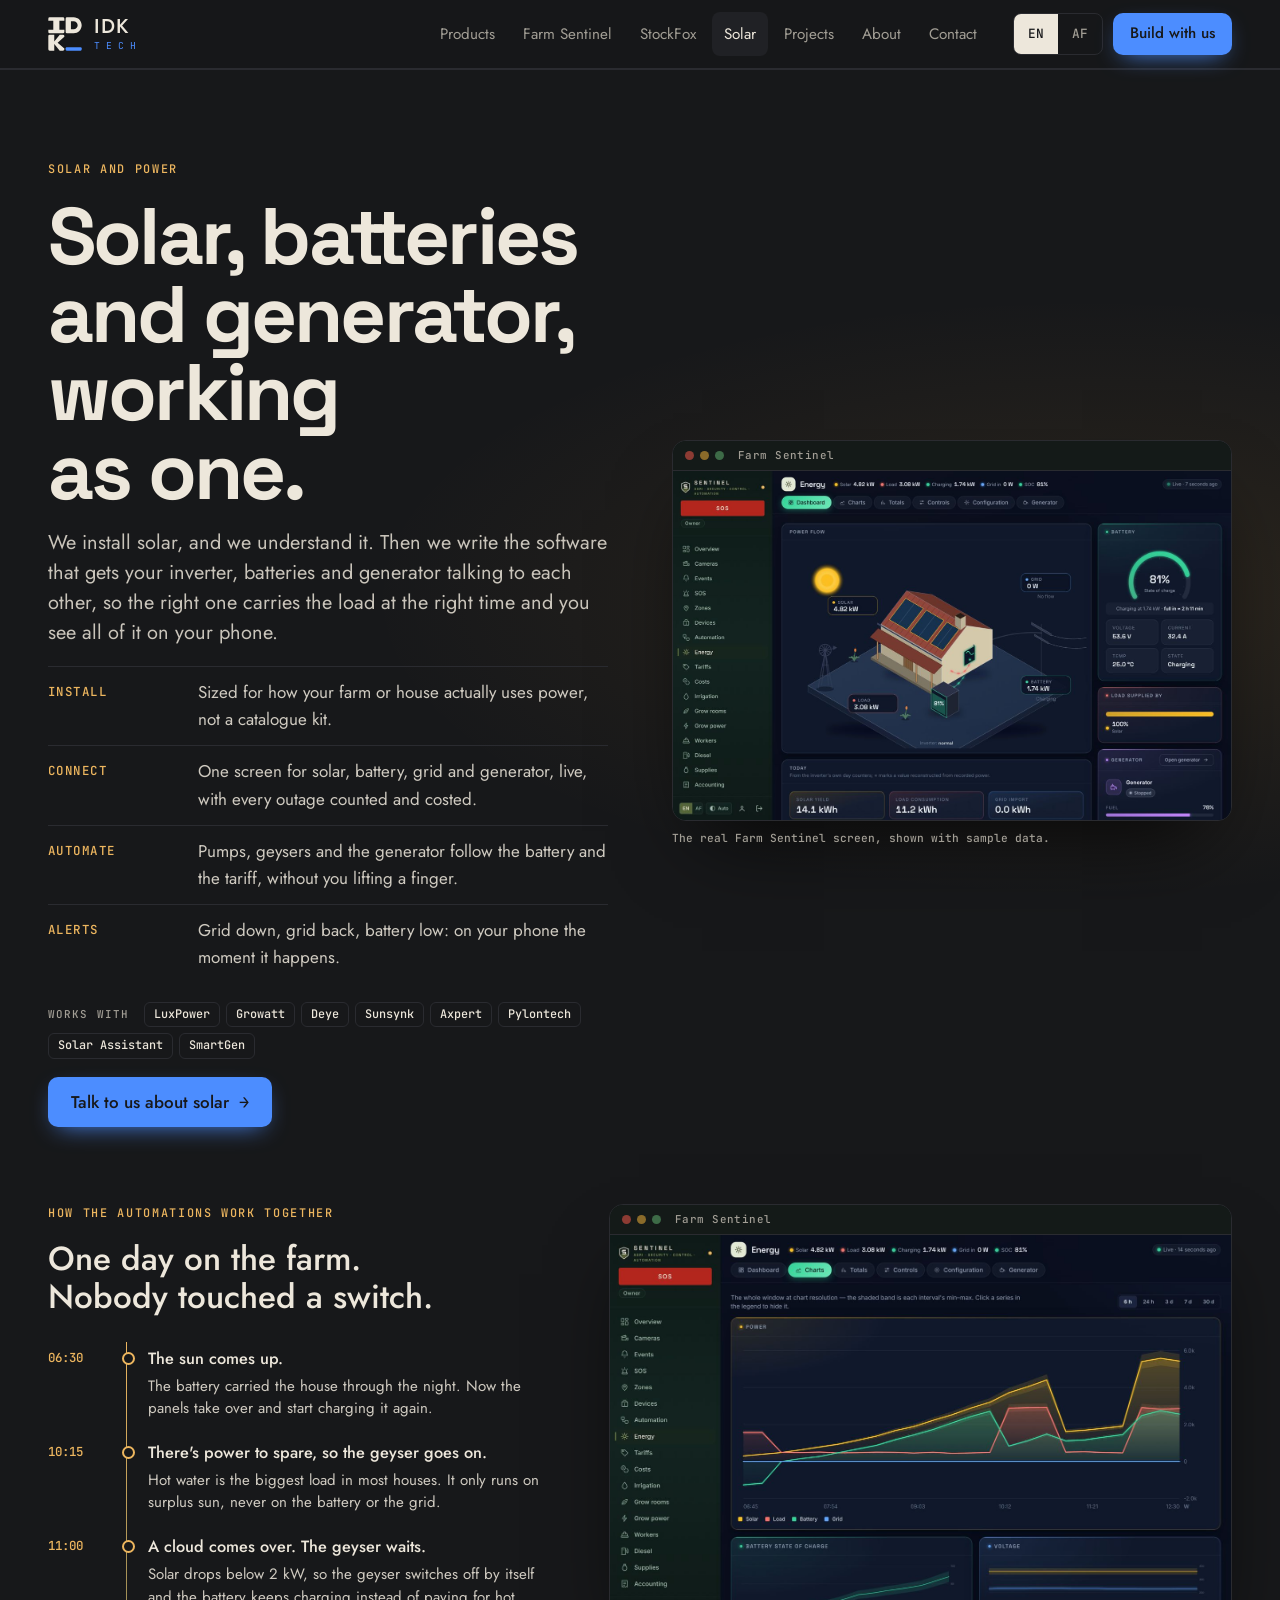
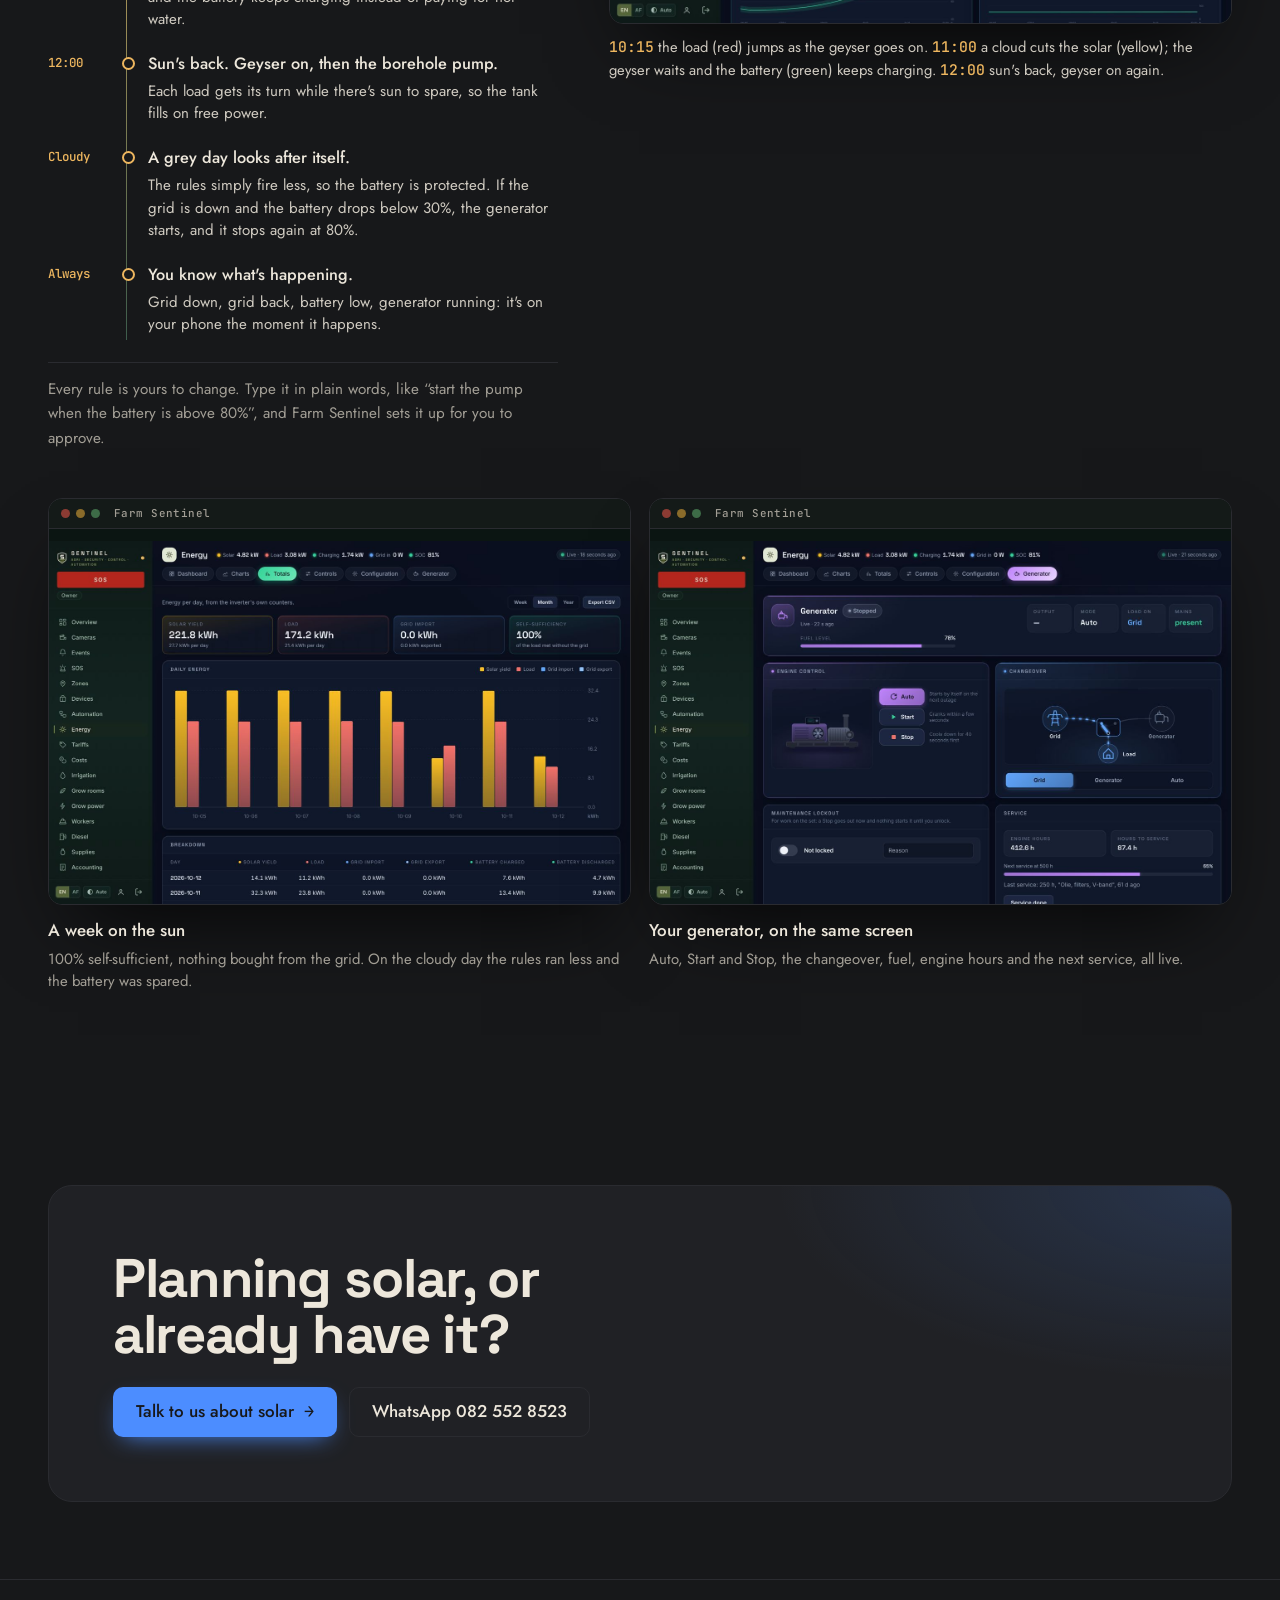
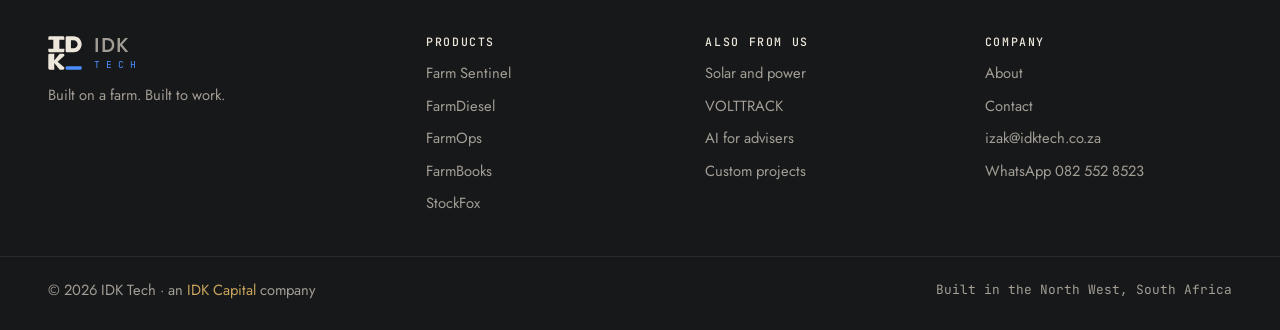
<file: solar.html>
<!doctype html>
<html lang="en">
<head>
<meta charset="utf-8">
<meta name="viewport" content="width=device-width, initial-scale=1, viewport-fit=cover">
<title>Solar and power · Solar, batteries and generator as one · IDK Tech</title>
<meta name="description" content="IDK Tech installs solar and writes the software that gets your inverter, batteries and generator working together, with every outage counted and costed on your phone.">
<meta name="theme-color" content="#17181A">
<link rel="icon" href="/favicon.svg" type="image/svg+xml">
<link rel="icon" href="/favicon-32.png" sizes="32x32" type="image/png">
<link rel="apple-touch-icon" href="/apple-touch-icon.png">
<meta property="og:type" content="website">
<meta property="og:title" content="Solar and power · Solar, batteries and generator as one · IDK Tech">
<meta property="og:locale" content="en_ZA">
<meta property="og:locale:alternate" content="af_ZA">
<meta property="og:description" content="IDK Tech installs solar and writes the software that gets your inverter, batteries and generator working together, with every outage counted and costed on your phone.">
<meta property="og:url" content="https://idktech.co.za/solar.html">
<meta property="og:image" content="https://idktech.co.za/og.png">
<meta name="twitter:card" content="summary_large_image">
<link rel="canonical" href="https://idktech.co.za/solar.html">
<link rel="preconnect" href="https://fonts.googleapis.com"><link rel="preconnect" href="https://fonts.gstatic.com" crossorigin><link rel="stylesheet" href="https://fonts.googleapis.com/css2?family=JetBrains+Mono:wght@400;500&family=Jost:wght@400;500&family=Space+Grotesk:wght@500;700&display=swap">
<link rel="stylesheet" href="/style.css">
</head>
<body>
<a class="skip" href="#main"><span class="en">Skip to content</span><span class="af">Slaan oor na inhoud</span></a>
<div id="site" data-lang="en">

<header class="site-header">
  <div class="wrap">
    <a class="brand" href="/" aria-label="IDK Tech home">
      <svg viewBox="-6 -6 636 636" aria-hidden="true"><path d="M350 0H474C556.8 0 624 67.2 624 150C624 232.8 556.8 300 474 300H350Q324 300 324 274V26Q324 0 350 0ZM26 324H111V450L213.8 324H274Q300 324 300 350V362.8L174 474L300 585.2V598Q300 624 274 624H213.8L111 498V624H26Q0 624 0 598V350Q0 324 26 324ZM26 0H274Q300 0 300 26V66H207V234H300V274Q300 300 274 300H26Q0 300 0 274V234H93V66H0V26Q0 0 26 0ZM423 75V225H474C515.4 225 549 191.4 549 150C549 108.6 515.4 75 474 75Z" fill="#EDE7DB" fill-rule="evenodd"/><path class="mark-cursor" d="M344 558H604Q624 558 624 578V604Q624 624 604 624H344Q324 624 324 604V578Q324 558 344 558Z" fill="#4C8DFF"/></svg>
      <span class="brand-word"><b>IDK</b><span>TECH</span></span>
    </a>
    <nav class="nav" id="nav" aria-label="Main">
      <a href="index.html#products"><span class="en">Products</span><span class="af">Produkte</span></a>
      <a href="farm-sentinel.html"><span class="en">Farm Sentinel</span><span class="af">Farm Sentinel</span></a>
      <a href="stockfox.html"><span class="en">StockFox</span><span class="af">StockFox</span></a>
      <a href="solar.html" aria-current="page"><span class="en">Solar</span><span class="af">Sonkrag</span></a>
      <a href="work.html"><span class="en">Projects</span><span class="af">Projekte</span></a>
      <a href="about.html"><span class="en">About</span><span class="af">Oor ons</span></a>
      <a href="contact.html"><span class="en">Contact</span><span class="af">Kontak</span></a>
    </nav>
    <div class="header-tools">
      <div class="lang" role="group" aria-label="Language / Taal">
        <button type="button" id="lang-en" data-set-lang="en" aria-pressed="true">EN</button>
        <button type="button" id="lang-af" data-set-lang="af" aria-pressed="false">AF</button>
      </div>
      <button type="button" class="menu-btn" id="menu-btn" aria-expanded="false" aria-controls="nav"><span class="en">Menu</span><span class="af">Kieslys</span></button>
      <a class="btn btn-primary header-cta" href="contact.html"><span class="en">Build with us</span><span class="af">Kom bou saam</span></a>
    </div>
  </div>
</header>

<main id="main">
<section class="band solar page-first" id="solar" aria-labelledby="solar-title">
  <div class="wrap">
    <div class="solar-grid">
      <div class="solar-copy reveal">
        <p class="eyebrow"><span class="en">Solar and power</span><span class="af">Sonkrag en krag</span></p>
        <h1 class="h-page" id="solar-title"><span class="en">Solar, batteries and generator, working as one.</span><span class="af">Son, batterye en kragopwekker wat as een werk.</span></h1>
        <p class="lede en">We install solar, and we understand it. Then we write the software that gets your inverter, batteries and generator talking to each other, so the right one carries the load at the right time and you see all of it on your phone.</p>
        <p class="lede af">Ons installeer sonkrag, en ons verstaan dit. Dan skryf ons die sagteware wat jou omsetter, batterye en kragopwekker met mekaar laat praat, sodat die regte een op die regte tyd die las dra en jy alles op jou foon sien.</p>
        <ul class="solar-list">
          <li><b><span class="en">Install</span><span class="af">Installeer</span></b><span><span class="en">Sized for how your farm or house actually uses power, not a catalogue kit.</span><span class="af">Ontwerp vir hoe jou plaas of huis regtig krag gebruik, nie 'n katalogus-kit nie.</span></span></li>
          <li><b><span class="en">Connect</span><span class="af">Koppel</span></b><span><span class="en">One screen for solar, battery, grid and generator, live, with every outage counted and costed.</span><span class="af">Een skerm vir son, battery, netwerk en kragopwekker, lewendig, met elke onderbreking getel en gekos.</span></span></li>
          <li><b><span class="en">Automate</span><span class="af">Outomatiseer</span></b><span><span class="en">Pumps, geysers and the generator follow the battery and the tariff, without you lifting a finger.</span><span class="af">Pompe, geisers en die kragopwekker volg die battery en die tarief, sonder dat jy 'n vinger lig.</span></span></li>
          <li><b><span class="en">Alerts</span><span class="af">Waarskuwings</span></b><span><span class="en">Grid down, grid back, battery low: on your phone the moment it happens.</span><span class="af">Netwerk af, netwerk terug, battery laag: op jou foon die oomblik wat dit gebeur.</span></span></li>
        </ul>
        <div class="brands" aria-label="Works with">
          <span class="brands-k"><span class="en">Works with</span><span class="af">Werk met</span></span>
          <span>LuxPower</span><span>Growatt</span><span>Deye</span><span>Sunsynk</span><span>Axpert</span><span>Pylontech</span><span>Solar Assistant</span><span>SmartGen</span>
        </div>
        <a class="btn btn-primary" href="contact.html?topic=ops"><span class="en">Talk to us about solar</span><span class="af">Praat met ons oor sonkrag</span> <span class="arrow" aria-hidden="true">→</span></a>
      </div>
      <div class="solar-shot reveal">
          <figure class="browser">
            <div class="br-bar" aria-hidden="true"><i></i><i></i><i></i><span>Farm Sentinel</span></div>
            <div class="br-body"><a class="en" href="shots/solar-dash-en.jpg" target="_blank" rel="noopener"><img src="shots/solar-dash-en.jpg" alt="The Farm Sentinel energy dashboard: solar, battery, house and grid live" width="1400" height="875" loading="lazy"></a><a class="af" href="shots/solar-dash-af.jpg" target="_blank" rel="noopener"><img src="shots/solar-dash-af.jpg" alt="Die Farm Sentinel-energiepaneelbord: son, battery, huis en netwerk lewendig" width="1400" height="875" loading="lazy"></a></div>
          </figure>
          <p class="shot-note"><span class="en">The real Farm Sentinel screen, shown with sample data.</span><span class="af">Die regte Farm Sentinel-skerm, met voorbeelddata.</span></p>
        </div>
      </div>

    <div class="sday">
      <div class="sday-copy reveal">
        <p class="eyebrow"><span class="en">How the automations work together</span><span class="af">Hoe die outomatisering saamwerk</span></p>
        <h3><span class="en">One day on the farm. Nobody touched a switch.</span><span class="af">Een dag op die plaas. Niemand het aan 'n skakelaar geraak nie.</span></h3>
        <ol class="tl">
          <li><b>06:30</b><div><strong><span class="en">The sun comes up.</span><span class="af">Die son kom op.</span></strong><span><span class="en">The battery carried the house through the night. Now the panels take over and start charging it again.</span><span class="af">Die battery het die huis deur die nag gedra. Nou neem die panele oor en begin dit weer laai.</span></span></div></li>
          <li><b>10:15</b><div><strong><span class="en">There's power to spare, so the geyser goes on.</span><span class="af">Daar's krag oor, so die geiser gaan aan.</span></strong><span><span class="en">Hot water is the biggest load in most houses. It only runs on surplus sun, never on the battery or the grid.</span><span class="af">Warm water is die grootste las in die meeste huise. Dit loop net op oorskot-son, nooit op die battery of die netwerk nie.</span></span></div></li>
          <li><b>11:00</b><div><strong><span class="en">A cloud comes over. The geyser waits.</span><span class="af">'n Wolk kom oor. Die geiser wag.</span></strong><span><span class="en">Solar drops below 2 kW, so the geyser switches off by itself and the battery keeps charging instead of paying for hot water.</span><span class="af">Die son val onder 2 kW, so die geiser skakel vanself af en die battery hou aan laai in plaas daarvan om vir warm water te betaal.</span></span></div></li>
          <li><b>12:00</b><div><strong><span class="en">Sun's back. Geyser on, then the borehole pump.</span><span class="af">Son is terug. Geiser aan, dan die boorgatpomp.</span></strong><span><span class="en">Each load gets its turn while there's sun to spare, so the tank fills on free power.</span><span class="af">Elke las kry sy beurt solank daar son oor is, so die tenk word op gratis krag vol gepomp.</span></span></div></li>
          <li><b><span class="en">Cloudy</span><span class="af">Bewolk</span></b><div><strong><span class="en">A grey day looks after itself.</span><span class="af">'n Grys dag sorg vir homself.</span></strong><span><span class="en">The rules simply fire less, so the battery is protected. If the grid is down and the battery drops below 30%, the generator starts, and it stops again at 80%.</span><span class="af">Die reëls vuur net minder, so die battery word beskerm. As die netwerk af is en die battery onder 30% val, begin die kragopwekker, en by 80% stop hy weer.</span></span></div></li>
          <li><b><span class="en">Always</span><span class="af">Altyd</span></b><div><strong><span class="en">You know what's happening.</span><span class="af">Jy weet wat aangaan.</span></strong><span><span class="en">Grid down, grid back, battery low, generator running: it's on your phone the moment it happens.</span><span class="af">Netwerk af, netwerk terug, battery laag, kragopwekker loop: dis op jou foon die oomblik wat dit gebeur.</span></span></div></li>
        </ol>
        <p class="sday-foot"><span class="en">Every rule is yours to change. Type it in plain words, like “start the pump when the battery is above 80%”, and Farm Sentinel sets it up for you to approve.</span><span class="af">Elke reël is joune om te verander. Tik dit in gewone woorde, soos “skakel die pomp aan as die battery bo 80% is”, en Farm Sentinel stel dit op vir jou om goed te keur.</span></p>
      </div>
      <div class="sday-shot reveal">
        <figure class="browser">
            <div class="br-bar" aria-hidden="true"><i></i><i></i><i></i><span>Farm Sentinel</span></div>
            <div class="br-body"><a class="en" href="shots/solar-charts6-en.jpg" target="_blank" rel="noopener"><img src="shots/solar-charts6-en.jpg" alt="Six hours of power: the geyser runs on surplus and pauses when a cloud passes" width="1400" height="875" loading="lazy"></a><a class="af" href="shots/solar-charts6-af.jpg" target="_blank" rel="noopener"><img src="shots/solar-charts6-af.jpg" alt="Ses uur se krag: die geiser loop op oorskot en wag as wolke oorkom" width="1400" height="875" loading="lazy"></a></div>
          </figure>
        <p class="shot-cap"><span class="en"><b>10:15</b> the load (red) jumps as the geyser goes on. <b>11:00</b> a cloud cuts the solar (yellow); the geyser waits and the battery (green) keeps charging. <b>12:00</b> sun's back, geyser on again.</span><span class="af"><b>10:15</b> spring die las (rooi) wanneer die geiser aangaan. <b>11:00</b> sny 'n wolk die son (geel); die geiser wag en die battery (groen) hou aan laai. <b>12:00</b> is die son terug, geiser weer aan.</span></p>
      </div>
    </div>

    <div class="sgallery">
      <figure class="reveal">
        <figure class="browser">
            <div class="br-bar" aria-hidden="true"><i></i><i></i><i></i><span>Farm Sentinel</span></div>
            <div class="br-body"><a class="en" href="shots/solar-totals-en.jpg" target="_blank" rel="noopener"><img src="shots/solar-totals-en.jpg" alt="A week of solar totals and 100% self-sufficiency" width="1400" height="875" loading="lazy"></a><a class="af" href="shots/solar-totals-af.jpg" target="_blank" rel="noopener"><img src="shots/solar-totals-af.jpg" alt="Een week se sontotale en 100% selfvoorsiening" width="1400" height="875" loading="lazy"></a></div>
          </figure>
        <figcaption><b><span class="en">A week on the sun</span><span class="af">'n Week op die son</span></b><span><span class="en">100% self-sufficient, nothing bought from the grid. On the cloudy day the rules ran less and the battery was spared.</span><span class="af">100% selfvoorsienend, niks van die netwerk gekoop nie. Op die bewolkte dag het die reëls minder geloop en die battery is gespaar.</span></span></figcaption>
      </figure>
      <figure class="reveal">
        <figure class="browser">
            <div class="br-bar" aria-hidden="true"><i></i><i></i><i></i><span>Farm Sentinel</span></div>
            <div class="br-body"><a class="en" href="shots/solar-generator-en.jpg" target="_blank" rel="noopener"><img src="shots/solar-generator-en.jpg" alt="The generator screen: auto, start, stop, changeover and service" width="1400" height="875" loading="lazy"></a><a class="af" href="shots/solar-generator-af.jpg" target="_blank" rel="noopener"><img src="shots/solar-generator-af.jpg" alt="Die kragopwekker-skerm: outo, begin, stop, oorskakeling en diens" width="1400" height="875" loading="lazy"></a></div>
          </figure>
        <figcaption><b><span class="en">Your generator, on the same screen</span><span class="af">Jou kragopwekker, op dieselfde skerm</span></b><span><span class="en">Auto, Start and Stop, the changeover, fuel, engine hours and the next service, all live.</span><span class="af">Outo, Begin en Stop, die oorskakeling, brandstof, enjinure en die volgende diens, alles lewendig.</span></span></figcaption>
      </figure>
    </div>
  </div>
</section><section class="band cta-band">
  <div class="wrap">
    <div class="cta-box reveal">
      <h2><span class="en">Planning solar, or already have it?</span><span class="af">Beplan jy sonkrag, of het jy dit reeds?</span></h2>
      <div class="hero-actions">
        <a class="btn btn-primary" href="contact.html?topic=solar"><span class="en">Talk to us about solar</span><span class="af">Praat met ons oor sonkrag</span> <span class="arrow" aria-hidden="true">→</span></a>
        <a class="btn btn-ghost" href="https://wa.me/27825528523">WhatsApp 082 552 8523</a>
      </div>
    </div>
  </div>
</section>
</main>

<footer class="site-footer">
  <div class="wrap foot-grid">
    <div class="foot-brand">
      <a class="brand" href="/" aria-label="IDK Tech home"><svg viewBox="-6 -6 636 636" aria-hidden="true"><path d="M350 0H474C556.8 0 624 67.2 624 150C624 232.8 556.8 300 474 300H350Q324 300 324 274V26Q324 0 350 0ZM26 324H111V450L213.8 324H274Q300 324 300 350V362.8L174 474L300 585.2V598Q300 624 274 624H213.8L111 498V624H26Q0 624 0 598V350Q0 324 26 324ZM26 0H274Q300 0 300 26V66H207V234H300V274Q300 300 274 300H26Q0 300 0 274V234H93V66H0V26Q0 0 26 0ZM423 75V225H474C515.4 225 549 191.4 549 150C549 108.6 515.4 75 474 75Z" fill="#EDE7DB" fill-rule="evenodd"/><path class="mark-cursor" d="M344 558H604Q624 558 624 578V604Q624 624 604 624H344Q324 624 324 604V578Q324 558 344 558Z" fill="#4C8DFF"/></svg><span class="brand-word"><b>IDK</b><span>TECH</span></span></a>
      <p><span class="en">Built on a farm. Built to work.</span><span class="af">Op 'n plaas gebou. Gebou om te werk.</span></p>
    </div>
    <nav aria-label="Products">
      <p class="foot-h"><span class="en">Products</span><span class="af">Produkte</span></p>
      <a href="farm-sentinel.html">Farm Sentinel</a>
      <a href="farm-sentinel.html#p-diesel">FarmDiesel</a>
      <a href="farm-sentinel.html#p-ops">FarmOps</a>
      <a href="farm-sentinel.html#p-books">FarmBooks</a>
      <a href="stockfox.html">StockFox</a>
    </nav>
    <nav aria-label="More products">
      <p class="foot-h"><span class="en">Also from us</span><span class="af">Ook van ons</span></p>
      <a href="solar.html"><span class="en">Solar and power</span><span class="af">Sonkrag en krag</span></a>
      <a href="volttrack.html">VOLTTRACK</a>
      <a href="ai-advisers.html"><span class="en">AI for advisers</span><span class="af">KI vir adviseurs</span></a>
      <a href="work.html"><span class="en">Custom projects</span><span class="af">Pasgemaakte projekte</span></a>
    </nav>
    <nav aria-label="Company">
      <p class="foot-h"><span class="en">Company</span><span class="af">Maatskappy</span></p>
      <a href="about.html"><span class="en">About</span><span class="af">Oor ons</span></a>
      <a href="contact.html"><span class="en">Contact</span><span class="af">Kontak</span></a>
      <a href="mailto:izak@idktech.co.za">izak@idktech.co.za</a>
      <a href="https://wa.me/27825528523">WhatsApp 082 552 8523</a>
    </nav>
  </div>
  <div class="wrap foot-base">
    <p>© <span id="year">2026</span> IDK Tech · <span class="en">an</span><span class="af">'n</span> <a class="capital" href="https://idkcapital.co.za">IDK Capital</a> <span class="en">company</span><span class="af">maatskappy</span></p>
    <p class="mono"><span class="en">Built in the North West, South Africa</span><span class="af">Gebou in Noordwes, Suid-Afrika</span></p>
  </div>
</footer>

</div>

<script src="/app.js"></script>
</body>
</html>
</file>
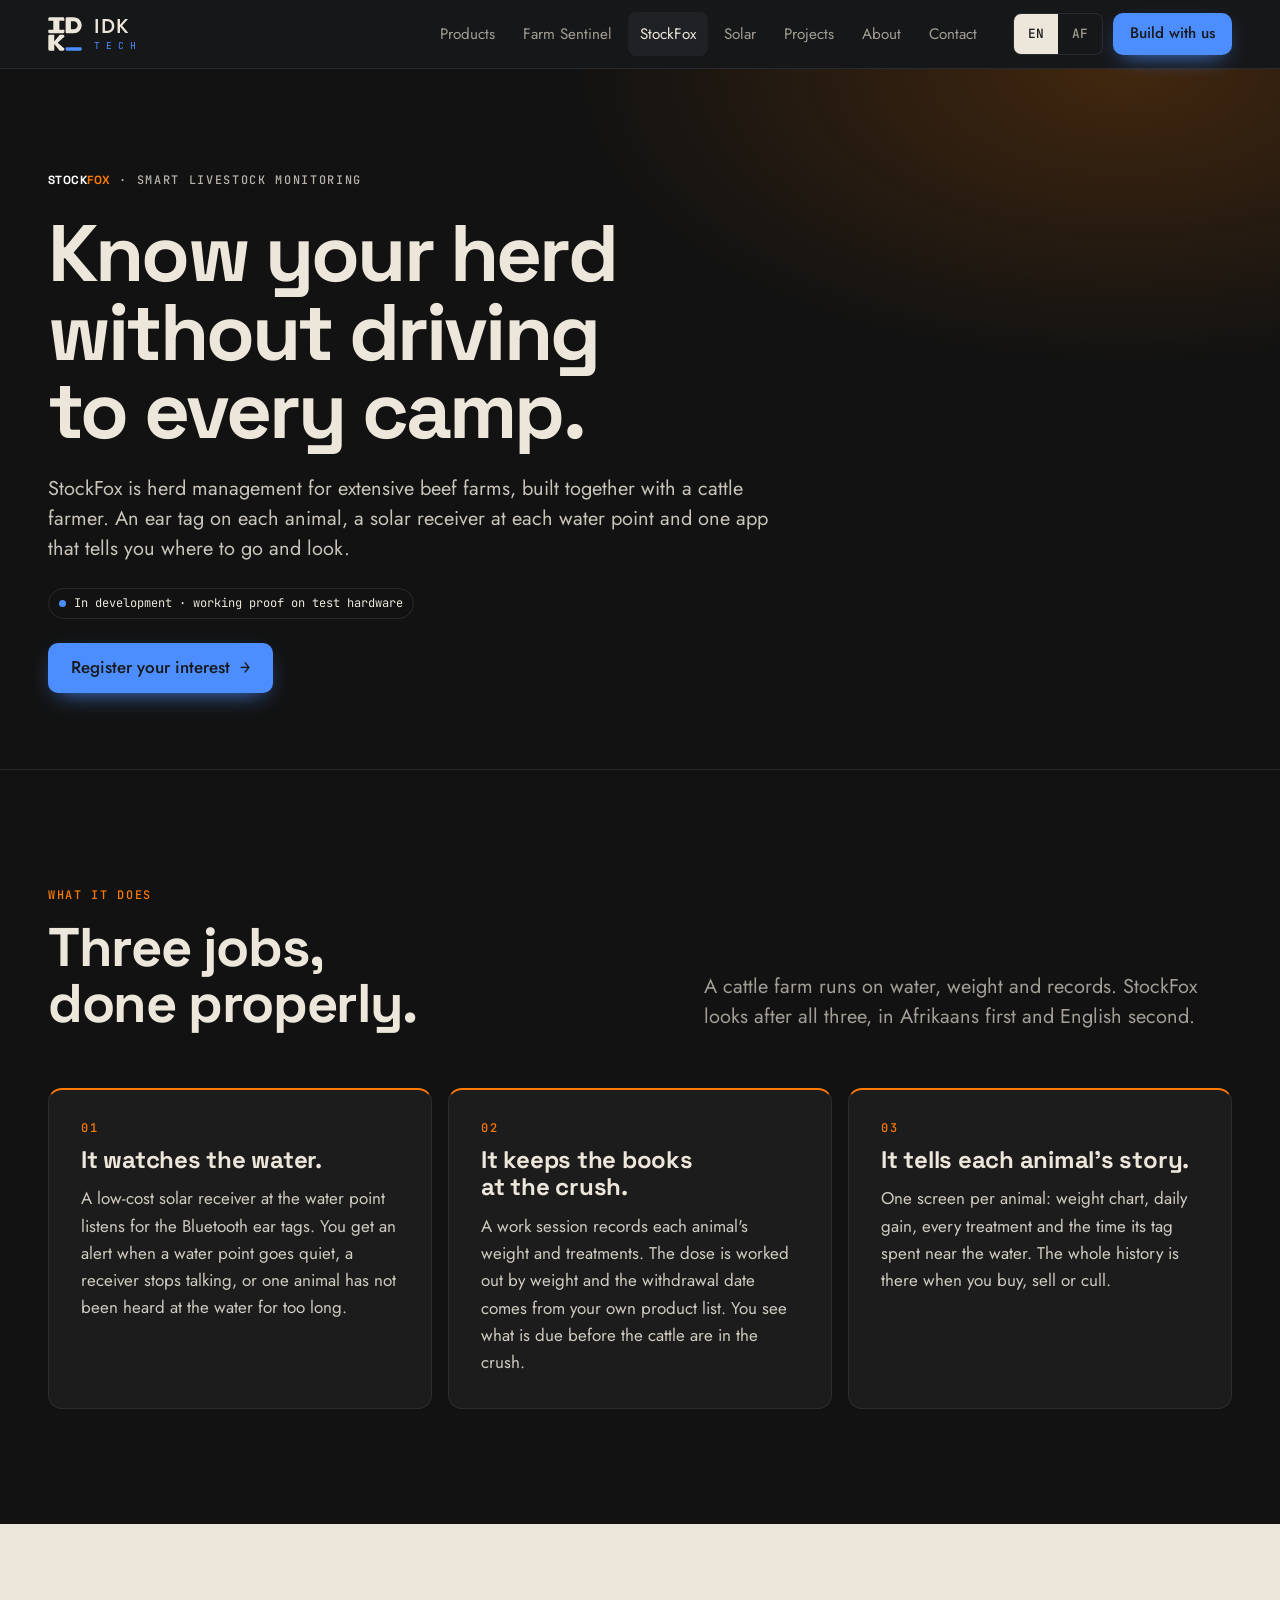
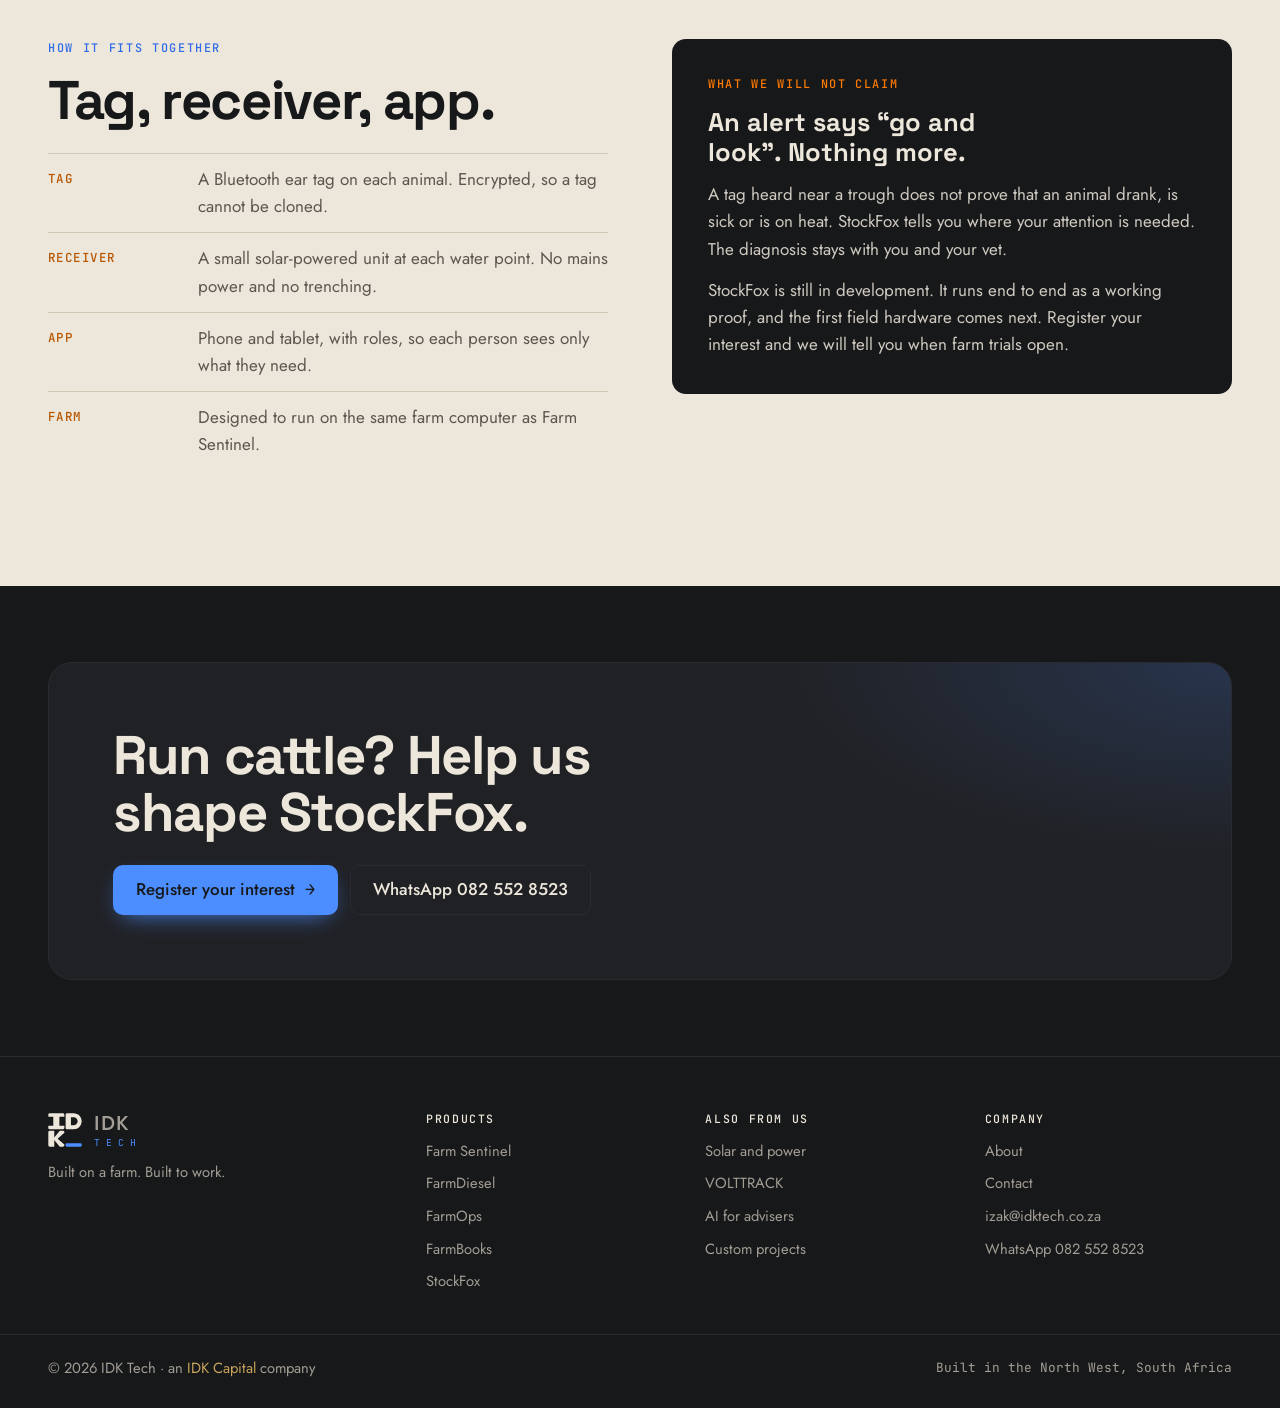
<file: stockfox.html>
<!doctype html>
<html lang="en">
<head>
<meta charset="utf-8">
<meta name="viewport" content="width=device-width, initial-scale=1, viewport-fit=cover">
<title>StockFox · Smart livestock monitoring · IDK Tech</title>
<meta name="description" content="StockFox is herd management for extensive beef farms: Bluetooth ear tags, solar receivers at the water point, crush records with dose and withdrawal dates, and every animal's history in one app.">
<meta name="theme-color" content="#17181A">
<link rel="icon" href="/favicon.svg" type="image/svg+xml">
<link rel="icon" href="/favicon-32.png" sizes="32x32" type="image/png">
<link rel="apple-touch-icon" href="/apple-touch-icon.png">
<meta property="og:type" content="website">
<meta property="og:title" content="StockFox · Smart livestock monitoring · IDK Tech">
<meta property="og:locale" content="en_ZA">
<meta property="og:locale:alternate" content="af_ZA">
<meta property="og:description" content="StockFox is herd management for extensive beef farms: Bluetooth ear tags, solar receivers at the water point, crush records with dose and withdrawal dates, and every animal's history in one app.">
<meta property="og:url" content="https://idktech.co.za/stockfox.html">
<meta property="og:image" content="https://idktech.co.za/og.png">
<meta name="twitter:card" content="summary_large_image">
<link rel="canonical" href="https://idktech.co.za/stockfox.html">
<link rel="preconnect" href="https://fonts.googleapis.com"><link rel="preconnect" href="https://fonts.gstatic.com" crossorigin><link rel="stylesheet" href="https://fonts.googleapis.com/css2?family=JetBrains+Mono:wght@400;500&family=Jost:wght@400;500&family=Space+Grotesk:wght@500;700&display=swap">
<link rel="stylesheet" href="/style.css">
</head>
<body>
<a class="skip" href="#main"><span class="en">Skip to content</span><span class="af">Slaan oor na inhoud</span></a>
<div id="site" data-lang="en">

<header class="site-header">
  <div class="wrap">
    <a class="brand" href="/" aria-label="IDK Tech home">
      <svg viewBox="-6 -6 636 636" aria-hidden="true"><path d="M350 0H474C556.8 0 624 67.2 624 150C624 232.8 556.8 300 474 300H350Q324 300 324 274V26Q324 0 350 0ZM26 324H111V450L213.8 324H274Q300 324 300 350V362.8L174 474L300 585.2V598Q300 624 274 624H213.8L111 498V624H26Q0 624 0 598V350Q0 324 26 324ZM26 0H274Q300 0 300 26V66H207V234H300V274Q300 300 274 300H26Q0 300 0 274V234H93V66H0V26Q0 0 26 0ZM423 75V225H474C515.4 225 549 191.4 549 150C549 108.6 515.4 75 474 75Z" fill="#EDE7DB" fill-rule="evenodd"/><path class="mark-cursor" d="M344 558H604Q624 558 624 578V604Q624 624 604 624H344Q324 624 324 604V578Q324 558 344 558Z" fill="#4C8DFF"/></svg>
      <span class="brand-word"><b>IDK</b><span>TECH</span></span>
    </a>
    <nav class="nav" id="nav" aria-label="Main">
      <a href="index.html#products"><span class="en">Products</span><span class="af">Produkte</span></a>
      <a href="farm-sentinel.html"><span class="en">Farm Sentinel</span><span class="af">Farm Sentinel</span></a>
      <a href="stockfox.html" aria-current="page"><span class="en">StockFox</span><span class="af">StockFox</span></a>
      <a href="solar.html"><span class="en">Solar</span><span class="af">Sonkrag</span></a>
      <a href="work.html"><span class="en">Projects</span><span class="af">Projekte</span></a>
      <a href="about.html"><span class="en">About</span><span class="af">Oor ons</span></a>
      <a href="contact.html"><span class="en">Contact</span><span class="af">Kontak</span></a>
    </nav>
    <div class="header-tools">
      <div class="lang" role="group" aria-label="Language / Taal">
        <button type="button" id="lang-en" data-set-lang="en" aria-pressed="true">EN</button>
        <button type="button" id="lang-af" data-set-lang="af" aria-pressed="false">AF</button>
      </div>
      <button type="button" class="menu-btn" id="menu-btn" aria-expanded="false" aria-controls="nav"><span class="en">Menu</span><span class="af">Kieslys</span></button>
      <a class="btn btn-primary header-cta" href="contact.html"><span class="en">Build with us</span><span class="af">Kom bou saam</span></a>
    </div>
  </div>
</header>

<main id="main">
<section class="page-hero ph-fox">
  <div class="wrap">
    <p class="eyebrow"><span class="fox-word">STOCK<b>FOX</b></span> · SMART LIVESTOCK MONITORING</p>
    <h1><span class="en">Know your herd without driving to every camp.</span><span class="af">Ken jou kudde sonder om na elke kamp te ry.</span></h1>
    <p class="lede en">StockFox is herd management for extensive beef farms, built together with a cattle farmer. An ear tag on each animal, a solar receiver at each water point and one app that tells you where to go and look.</p>
    <p class="lede af">StockFox is kuddebestuur vir ekstensiewe beesplase, saam met 'n beesboer gebou. 'n Oorplaatjie op elke dier, 'n sonkrag-ontvanger by elke waterpunt en een app wat vir jou sê waar om te gaan kyk.</p>
    <p class="status "><span class="en">In development · working proof on test hardware</span><span class="af">In ontwikkeling · werkende bewys op toetshardeware</span></p>
    <div class="hero-actions"><a class="btn btn-primary" href="contact.html?topic=stockfox"><span class="en">Register your interest</span><span class="af">Registreer jou belangstelling</span> <span class="arrow" aria-hidden="true">→</span></a></div>
  </div>
</section>
<section class="band fox">
  <div class="wrap">
    <div class="band-head">
      <div class="titles">
        <p class="eyebrow"><span class="en">What it does</span><span class="af">Wat dit doen</span></p>
        <h2><span class="en">Three jobs, done properly.</span><span class="af">Drie take, behoorlik gedoen.</span></h2>
      </div>
      <p class="lede en">A cattle farm runs on water, weight and records. StockFox looks after all three, in Afrikaans first and English second.</p>
      <p class="lede af">'n Beesplaas loop op water, gewig en rekords. StockFox sien om na al drie, eers in Afrikaans en dan in Engels.</p>
    </div>
    <div class="pillars">
      <article class="pillar reveal"><span class="pillar-n">01</span>
        <h3><span class="en">It watches the water.</span><span class="af">Dit hou die water dop.</span></h3>
        <p class="en">A low-cost solar receiver at the water point listens for the Bluetooth ear tags. You get an alert when a water point goes quiet, a receiver stops talking, or one animal has not been heard at the water for too long.</p>
        <p class="af">'n Bekostigbare sonkrag-ontvanger by die waterpunt luister vir die Bluetooth-oorplaatjies. Jy kry 'n waarskuwing as 'n waterpunt stil raak, 'n ontvanger ophou praat, of een dier te lank nie by die water gehoor is nie.</p>
      </article>
      <article class="pillar reveal"><span class="pillar-n">02</span>
        <h3><span class="en">It keeps the books at the crush.</span><span class="af">Dit hou boek by die drukgang.</span></h3>
        <p class="en">A work session records each animal's weight and treatments. The dose is worked out by weight and the withdrawal date comes from your own product list. You see what is due before the cattle are in the crush.</p>
        <p class="af">'n Werksessie teken elke dier se gewig en behandelings aan. Die dosis word volgens gewig uitgewerk en die onttrekkingsdatum kom uit jou eie produklys. Jy sien wat verskuldig is voor die beeste in die drukgang is.</p>
      </article>
      <article class="pillar reveal"><span class="pillar-n">03</span>
        <h3><span class="en">It tells each animal's story.</span><span class="af">Dit vertel elke dier se storie.</span></h3>
        <p class="en">One screen per animal: weight chart, daily gain, every treatment and the time its tag spent near the water. The whole history is there when you buy, sell or cull.</p>
        <p class="af">Een skerm per dier: gewigsgrafiek, daaglikse toename, elke behandeling en die tyd wat sy plaatjie naby die water was. Die hele geskiedenis is daar wanneer jy koop, verkoop of uitskot.</p>
      </article>
    </div>
  </div>
</section>

<section class="band on-kalk">
  <div class="wrap">
    <div class="split">
      <div class="reveal">
        <p class="eyebrow"><span class="en">How it fits together</span><span class="af">Hoe dit inmekaar pas</span></p>
        <h2><span class="en">Tag, receiver, app.</span><span class="af">Plaatjie, ontvanger, app.</span></h2>
        <ul class="solar-list fox-list">
          <li><b><span class="en">Tag</span><span class="af">Plaatjie</span></b><span><span class="en">A Bluetooth ear tag on each animal. Encrypted, so a tag cannot be cloned.</span><span class="af">'n Bluetooth-oorplaatjie op elke dier. Geënkripteer, sodat 'n plaatjie nie gekloon kan word nie.</span></span></li>
          <li><b><span class="en">Receiver</span><span class="af">Ontvanger</span></b><span><span class="en">A small solar-powered unit at each water point. No mains power and no trenching.</span><span class="af">'n Klein sonkrag-eenheid by elke waterpunt. Geen netkrag en geen slote nie.</span></span></li>
          <li><b><span class="en">App</span><span class="af">App</span></b><span><span class="en">Phone and tablet, with roles, so each person sees only what they need.</span><span class="af">Foon en tablet, met rolle, sodat elke persoon net sien wat hy nodig het.</span></span></li>
          <li><b><span class="en">Farm</span><span class="af">Plaas</span></b><span><span class="en">Designed to run on the same farm computer as Farm Sentinel.</span><span class="af">Ontwerp om op dieselfde plaasrekenaar as Farm Sentinel te loop.</span></span></li>
        </ul>
      </div>
      <div class="honest reveal">
        <p class="eyebrow"><span class="en">What we will not claim</span><span class="af">Wat ons nie sal beweer nie</span></p>
        <h3><span class="en">An alert says “go and look”. Nothing more.</span><span class="af">'n Waarskuwing sê “gaan kyk”. Niks meer nie.</span></h3>
        <p class="en">A tag heard near a trough does not prove that an animal drank, is sick or is on heat. StockFox tells you where your attention is needed. The diagnosis stays with you and your vet.</p>
        <p class="af">'n Plaatjie wat naby 'n krip gehoor word, bewys nie dat 'n dier gedrink het, siek is of bronstig is nie. StockFox sê vir jou waar jou aandag nodig is. Die diagnose bly by jou en jou veearts.</p>
        <p class="en">StockFox is still in development. It runs end to end as a working proof, and the first field hardware comes next. Register your interest and we will tell you when farm trials open.</p>
        <p class="af">StockFox is nog in ontwikkeling. Dit loop van begin tot einde as 'n werkende bewys, en die eerste veldhardeware kom volgende. Registreer jou belangstelling en ons laat weet jou wanneer plaasproewe oopmaak.</p>
      </div>
    </div>
  </div>
</section>
<section class="band cta-band">
  <div class="wrap">
    <div class="cta-box reveal">
      <h2><span class="en">Run cattle? Help us shape StockFox.</span><span class="af">Boer jy met beeste? Help ons om StockFox te vorm.</span></h2>
      <div class="hero-actions">
        <a class="btn btn-primary" href="contact.html?topic=stockfox"><span class="en">Register your interest</span><span class="af">Registreer jou belangstelling</span> <span class="arrow" aria-hidden="true">→</span></a>
        <a class="btn btn-ghost" href="https://wa.me/27825528523">WhatsApp 082 552 8523</a>
      </div>
    </div>
  </div>
</section>

</main>

<footer class="site-footer">
  <div class="wrap foot-grid">
    <div class="foot-brand">
      <a class="brand" href="/" aria-label="IDK Tech home"><svg viewBox="-6 -6 636 636" aria-hidden="true"><path d="M350 0H474C556.8 0 624 67.2 624 150C624 232.8 556.8 300 474 300H350Q324 300 324 274V26Q324 0 350 0ZM26 324H111V450L213.8 324H274Q300 324 300 350V362.8L174 474L300 585.2V598Q300 624 274 624H213.8L111 498V624H26Q0 624 0 598V350Q0 324 26 324ZM26 0H274Q300 0 300 26V66H207V234H300V274Q300 300 274 300H26Q0 300 0 274V234H93V66H0V26Q0 0 26 0ZM423 75V225H474C515.4 225 549 191.4 549 150C549 108.6 515.4 75 474 75Z" fill="#EDE7DB" fill-rule="evenodd"/><path class="mark-cursor" d="M344 558H604Q624 558 624 578V604Q624 624 604 624H344Q324 624 324 604V578Q324 558 344 558Z" fill="#4C8DFF"/></svg><span class="brand-word"><b>IDK</b><span>TECH</span></span></a>
      <p><span class="en">Built on a farm. Built to work.</span><span class="af">Op 'n plaas gebou. Gebou om te werk.</span></p>
    </div>
    <nav aria-label="Products">
      <p class="foot-h"><span class="en">Products</span><span class="af">Produkte</span></p>
      <a href="farm-sentinel.html">Farm Sentinel</a>
      <a href="farm-sentinel.html#p-diesel">FarmDiesel</a>
      <a href="farm-sentinel.html#p-ops">FarmOps</a>
      <a href="farm-sentinel.html#p-books">FarmBooks</a>
      <a href="stockfox.html">StockFox</a>
    </nav>
    <nav aria-label="More products">
      <p class="foot-h"><span class="en">Also from us</span><span class="af">Ook van ons</span></p>
      <a href="solar.html"><span class="en">Solar and power</span><span class="af">Sonkrag en krag</span></a>
      <a href="volttrack.html">VOLTTRACK</a>
      <a href="ai-advisers.html"><span class="en">AI for advisers</span><span class="af">KI vir adviseurs</span></a>
      <a href="work.html"><span class="en">Custom projects</span><span class="af">Pasgemaakte projekte</span></a>
    </nav>
    <nav aria-label="Company">
      <p class="foot-h"><span class="en">Company</span><span class="af">Maatskappy</span></p>
      <a href="about.html"><span class="en">About</span><span class="af">Oor ons</span></a>
      <a href="contact.html"><span class="en">Contact</span><span class="af">Kontak</span></a>
      <a href="mailto:izak@idktech.co.za">izak@idktech.co.za</a>
      <a href="https://wa.me/27825528523">WhatsApp 082 552 8523</a>
    </nav>
  </div>
  <div class="wrap foot-base">
    <p>© <span id="year">2026</span> IDK Tech · <span class="en">an</span><span class="af">'n</span> <a class="capital" href="https://idkcapital.co.za">IDK Capital</a> <span class="en">company</span><span class="af">maatskappy</span></p>
    <p class="mono"><span class="en">Built in the North West, South Africa</span><span class="af">Gebou in Noordwes, Suid-Afrika</span></p>
  </div>
</footer>

</div>

<script src="/app.js"></script>
</body>
</html>
</file>
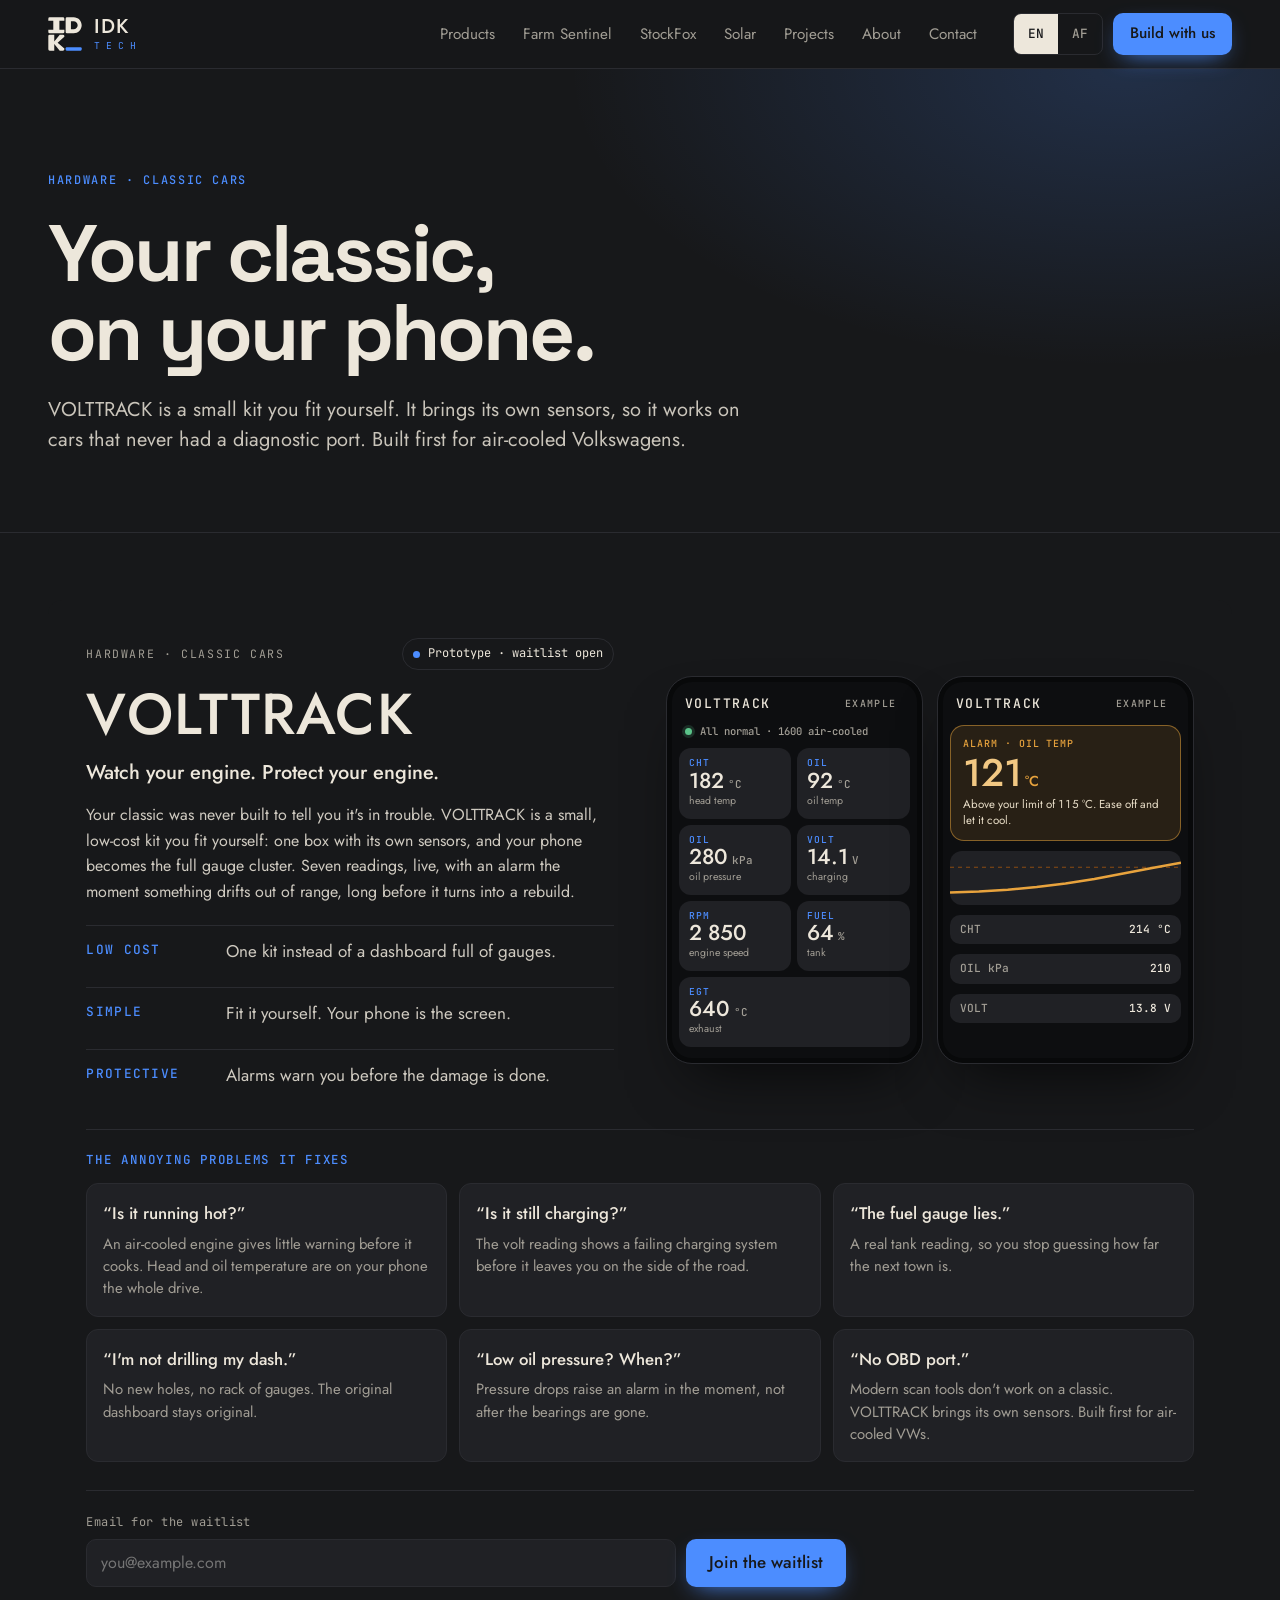
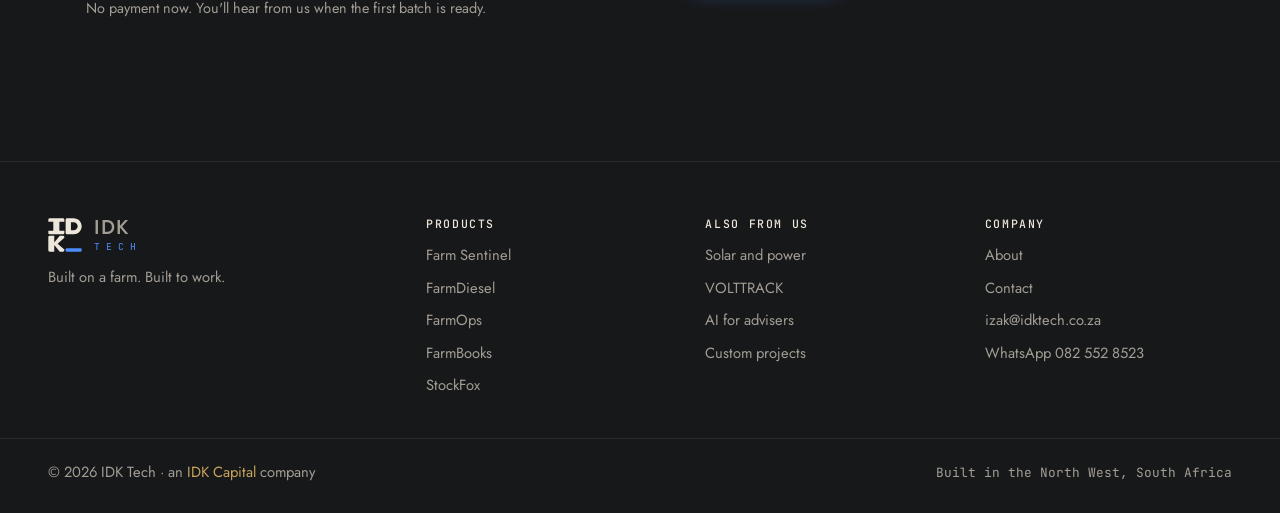
<file: volttrack.html>
<!doctype html>
<html lang="en">
<head>
<meta charset="utf-8">
<meta name="viewport" content="width=device-width, initial-scale=1, viewport-fit=cover">
<title>VOLTTRACK · Live engine monitoring for classic cars · IDK Tech</title>
<meta name="description" content="VOLTTRACK puts seven live engine readings on your phone and sounds an alarm before the damage is done. A low-cost kit you fit yourself, built first for air-cooled VWs.">
<meta name="theme-color" content="#17181A">
<link rel="icon" href="/favicon.svg" type="image/svg+xml">
<link rel="icon" href="/favicon-32.png" sizes="32x32" type="image/png">
<link rel="apple-touch-icon" href="/apple-touch-icon.png">
<meta property="og:type" content="website">
<meta property="og:title" content="VOLTTRACK · Live engine monitoring for classic cars · IDK Tech">
<meta property="og:locale" content="en_ZA">
<meta property="og:locale:alternate" content="af_ZA">
<meta property="og:description" content="VOLTTRACK puts seven live engine readings on your phone and sounds an alarm before the damage is done. A low-cost kit you fit yourself, built first for air-cooled VWs.">
<meta property="og:url" content="https://idktech.co.za/volttrack.html">
<meta property="og:image" content="https://idktech.co.za/og.png">
<meta name="twitter:card" content="summary_large_image">
<link rel="canonical" href="https://idktech.co.za/volttrack.html">
<link rel="preconnect" href="https://fonts.googleapis.com"><link rel="preconnect" href="https://fonts.gstatic.com" crossorigin><link rel="stylesheet" href="https://fonts.googleapis.com/css2?family=JetBrains+Mono:wght@400;500&family=Jost:wght@400;500&family=Space+Grotesk:wght@500;700&display=swap">
<link rel="stylesheet" href="/style.css">
</head>
<body>
<a class="skip" href="#main"><span class="en">Skip to content</span><span class="af">Slaan oor na inhoud</span></a>
<div id="site" data-lang="en">

<header class="site-header">
  <div class="wrap">
    <a class="brand" href="/" aria-label="IDK Tech home">
      <svg viewBox="-6 -6 636 636" aria-hidden="true"><path d="M350 0H474C556.8 0 624 67.2 624 150C624 232.8 556.8 300 474 300H350Q324 300 324 274V26Q324 0 350 0ZM26 324H111V450L213.8 324H274Q300 324 300 350V362.8L174 474L300 585.2V598Q300 624 274 624H213.8L111 498V624H26Q0 624 0 598V350Q0 324 26 324ZM26 0H274Q300 0 300 26V66H207V234H300V274Q300 300 274 300H26Q0 300 0 274V234H93V66H0V26Q0 0 26 0ZM423 75V225H474C515.4 225 549 191.4 549 150C549 108.6 515.4 75 474 75Z" fill="#EDE7DB" fill-rule="evenodd"/><path class="mark-cursor" d="M344 558H604Q624 558 624 578V604Q624 624 604 624H344Q324 624 324 604V578Q324 558 344 558Z" fill="#4C8DFF"/></svg>
      <span class="brand-word"><b>IDK</b><span>TECH</span></span>
    </a>
    <nav class="nav" id="nav" aria-label="Main">
      <a href="index.html#products"><span class="en">Products</span><span class="af">Produkte</span></a>
      <a href="farm-sentinel.html"><span class="en">Farm Sentinel</span><span class="af">Farm Sentinel</span></a>
      <a href="stockfox.html"><span class="en">StockFox</span><span class="af">StockFox</span></a>
      <a href="solar.html"><span class="en">Solar</span><span class="af">Sonkrag</span></a>
      <a href="work.html"><span class="en">Projects</span><span class="af">Projekte</span></a>
      <a href="about.html"><span class="en">About</span><span class="af">Oor ons</span></a>
      <a href="contact.html"><span class="en">Contact</span><span class="af">Kontak</span></a>
    </nav>
    <div class="header-tools">
      <div class="lang" role="group" aria-label="Language / Taal">
        <button type="button" id="lang-en" data-set-lang="en" aria-pressed="true">EN</button>
        <button type="button" id="lang-af" data-set-lang="af" aria-pressed="false">AF</button>
      </div>
      <button type="button" class="menu-btn" id="menu-btn" aria-expanded="false" aria-controls="nav"><span class="en">Menu</span><span class="af">Kieslys</span></button>
      <a class="btn btn-primary header-cta" href="contact.html"><span class="en">Build with us</span><span class="af">Kom bou saam</span></a>
    </div>
  </div>
</header>

<main id="main">
<section class="page-hero ph-volt">
  <div class="wrap">
    <p class="eyebrow"><span class="en">Hardware · classic cars</span><span class="af">Hardeware · klassieke motors</span></p>
    <h1><span class="en">Your classic, on your phone.</span><span class="af">Jou klassieke motor, op jou foon.</span></h1>
    <p class="lede en">VOLTTRACK is a small kit you fit yourself. It brings its own sensors, so it works on cars that never had a diagnostic port. Built first for air-cooled Volkswagens.</p>
    <p class="lede af">VOLTTRACK is 'n klein stel wat jy self installeer. Dit bring sy eie sensors, so dit werk op motors wat nooit 'n diagnostiese poort gehad het nie. Eerste gebou vir lugverkoelde Volkswagens.</p>
    
    
  </div>
</section>
<section class="band band-tight">
  <div class="wrap">
    <div class="cards-2">
      <article class="card volt reveal" aria-labelledby="p-volt" id="volttrack">
        <div class="volt-main">
          <div class="volt-copy">
            <div class="card-top">
              <span class="tag"><span class="en">Hardware · classic cars</span><span class="af">Hardeware · klassieke karre</span></span>
              <span class="status"><span class="en">Prototype · waitlist open</span><span class="af">Prototipe · waglys oop</span></span>
            </div>
            <h3 id="p-volt" class="volt-name">VOLTTRACK</h3>
            <p class="card-tagline"><span class="en">Watch your engine. Protect your engine.</span><span class="af">Hou jou enjin dop. Beskerm jou enjin.</span></p>
            <p class="desc en">Your classic was never built to tell you it's in trouble. VOLTTRACK is a small, low-cost kit you fit yourself: one box with its own sensors, and your phone becomes the full gauge cluster. Seven readings, live, with an alarm the moment something drifts out of range, long before it turns into a rebuild.</p>
            <p class="desc af">Jou klassieke kar is nooit gebou om jou te sê hy's in die moeilikheid nie. VOLTTRACK is 'n klein, bekostigbare kit wat jy self insit: een boks met sy eie sensors, en jou foon word die volle meterpaneel. Sewe lesings, lewendig, met 'n alarm sodra iets buite die perke raak, lank voor dit 'n oorhaal word.</p>
            <ul class="volt-points">
              <li><b><span class="en">Low cost</span><span class="af">Lae koste</span></b><span><span class="en">One kit instead of a dashboard full of gauges.</span><span class="af">Een kit in plaas van 'n paneel vol meters.</span></span></li>
              <li><b><span class="en">Simple</span><span class="af">Eenvoudig</span></b><span><span class="en">Fit it yourself. Your phone is the screen.</span><span class="af">Sit dit self in. Jou foon is die skerm.</span></span></li>
              <li><b><span class="en">Protective</span><span class="af">Beskermend</span></b><span><span class="en">Alarms warn you before the damage is done.</span><span class="af">Alarms waarsku jou voor die skade gedoen is.</span></span></li>
            </ul>
          </div>
          <div class="volt-screens" aria-label="Example screens" role="img">
            <div class="vphone">
              <div class="vp-top"><span>VOLTTRACK</span><span class="ph-ex"><span class="en">example</span><span class="af">voorbeeld</span></span></div>
              <div class="vp-status"><span class="vp-dot"></span><span class="en">All normal · 1600 air-cooled</span><span class="af">Alles normaal · 1600 lugverkoel</span></div>
              <div class="vt-grid"><div class="vt-g"><span class="vt-k">CHT</span><b>182</b><span class="vt-u">°C</span><span class="vt-l"><span class="en">head temp</span><span class="af">kop-temp</span></span></div><div class="vt-g"><span class="vt-k">OIL</span><b>92</b><span class="vt-u">°C</span><span class="vt-l"><span class="en">oil temp</span><span class="af">olie-temp</span></span></div><div class="vt-g"><span class="vt-k">OIL</span><b>280</b><span class="vt-u">kPa</span><span class="vt-l"><span class="en">oil pressure</span><span class="af">oliedruk</span></span></div><div class="vt-g"><span class="vt-k">VOLT</span><b>14.1</b><span class="vt-u">V</span><span class="vt-l"><span class="en">charging</span><span class="af">laai</span></span></div><div class="vt-g"><span class="vt-k">RPM</span><b>2 850</b><span class="vt-u"></span><span class="vt-l"><span class="en">engine speed</span><span class="af">toere</span></span></div><div class="vt-g"><span class="vt-k">FUEL</span><b>64</b><span class="vt-u">%</span><span class="vt-l"><span class="en">tank</span><span class="af">tenk</span></span></div><div class="vt-g wide"><span class="vt-k">EGT</span><b>640</b><span class="vt-u">°C</span><span class="vt-l"><span class="en">exhaust</span><span class="af">uitlaat</span></span></div></div>
            </div>
            <div class="vphone alarm">
              <div class="vp-top"><span>VOLTTRACK</span><span class="ph-ex"><span class="en">example</span><span class="af">voorbeeld</span></span></div>
              <div class="vp-alarm">
                <span class="vp-ak"><span class="en">ALARM · OIL TEMP</span><span class="af">ALARM · OLIE-TEMP</span></span>
                <b>121<small>°C</small></b>
                <span class="vp-am"><span class="en">Above your limit of 115 °C. Ease off and let it cool.</span><span class="af">Bo jou perk van 115 °C. Ry stadiger en laat hom afkoel.</span></span>
              </div>
              <svg class="vp-spark" viewBox="0 0 200 60" preserveAspectRatio="none" aria-hidden="true"><line x1="0" y1="18" x2="200" y2="18" class="lim"/><polyline points="0,46 25,45 50,43 75,40 100,36 125,31 150,25 175,19 200,13"/></svg>
              <div class="vp-row"><span>CHT</span><b>214 °C</b></div>
              <div class="vp-row"><span><span class="en">OIL kPa</span><span class="af">OLIE kPa</span></span><b>210</b></div>
              <div class="vp-row"><span>VOLT</span><b>13.8 V</b></div>
            </div>
          </div>
        </div>
        <div class="volt-fixes">
          <p class="volt-fixes-h"><span class="en">The annoying problems it fixes</span><span class="af">Die irriterende probleme wat dit oplos</span></p>
          <div class="fixes">
            <div class="fix"><b><span class="en">“Is it running hot?”</span><span class="af">“Loop hy warm?”</span></b><p><span class="en">An air-cooled engine gives little warning before it cooks. Head and oil temperature are on your phone the whole drive.</span><span class="af">'n Lugverkoelde enjin gee min waarskuwing voor hy kook. Kop- en olietemperatuur is die hele rit op jou foon.</span></p></div>
            <div class="fix"><b><span class="en">“Is it still charging?”</span><span class="af">“Laai hy nog?”</span></b><p><span class="en">The volt reading shows a failing charging system before it leaves you on the side of the road.</span><span class="af">Die volt-lesing wys 'n laaistelsel wat ingee voor dit jou langs die pad los.</span></p></div>
            <div class="fix"><b><span class="en">“The fuel gauge lies.”</span><span class="af">“Die petrolmeter jok.”</span></b><p><span class="en">A real tank reading, so you stop guessing how far the next town is.</span><span class="af">'n Regte tenklesing, so jy hou op raai hoe ver die volgende dorp is.</span></p></div>
            <div class="fix"><b><span class="en">“I'm not drilling my dash.”</span><span class="af">“Ek boor nie gate in my paneel nie.”</span></b><p><span class="en">No new holes, no rack of gauges. The original dashboard stays original.</span><span class="af">Geen nuwe gate, geen ry meters nie. Die oorspronklike paneel bly oorspronklik.</span></p></div>
            <div class="fix"><b><span class="en">“Low oil pressure? When?”</span><span class="af">“Lae oliedruk? Wanneer?”</span></b><p><span class="en">Pressure drops raise an alarm in the moment, not after the bearings are gone.</span><span class="af">'n Drukval lui die alarm dadelik, nie nadat die laers weg is nie.</span></p></div>
            <div class="fix"><b><span class="en">“No OBD port.”</span><span class="af">“Geen OBD-poort nie.”</span></b><p><span class="en">Modern scan tools don't work on a classic. VOLTTRACK brings its own sensors. Built first for air-cooled VWs.</span><span class="af">Moderne skandeerders werk nie op 'n klassieke kar nie. VOLTTRACK bring sy eie sensors. Eerste gebou vir lugverkoelde VW's.</span></p></div>
          </div>
        </div>
        <div class="volt-foot">
        <form class="inline-form" id="waitlist-form" novalidate>
          <div class="field">
            <label for="waitlist-email"><span class="en">Email for the waitlist</span><span class="af">E-pos vir die waglys</span></label>
            <input id="waitlist-email" name="email" type="email" autocomplete="email" required data-ph-en="you@example.com" data-ph-af="jy@voorbeeld.co.za" placeholder="you@example.com">
          </div>
          <input class="hp" type="text" name="botcheck" tabindex="-1" autocomplete="off" aria-hidden="true">
          <button class="btn btn-primary" type="submit" id="waitlist-submit"><span class="en">Join the waitlist</span><span class="af">Sluit by die waglys aan</span></button>
          <p class="form-note" id="waitlist-note" role="status" aria-live="polite"><span class="en">No payment now. You'll hear from us when the first batch is ready.</span><span class="af">Geen betaling nou nie. Ons laat weet jou wanneer die eerste bondel gereed is.</span></p>
        </form>
        </div>
      </article>
    </div>
  </div>
</section>

</main>

<footer class="site-footer">
  <div class="wrap foot-grid">
    <div class="foot-brand">
      <a class="brand" href="/" aria-label="IDK Tech home"><svg viewBox="-6 -6 636 636" aria-hidden="true"><path d="M350 0H474C556.8 0 624 67.2 624 150C624 232.8 556.8 300 474 300H350Q324 300 324 274V26Q324 0 350 0ZM26 324H111V450L213.8 324H274Q300 324 300 350V362.8L174 474L300 585.2V598Q300 624 274 624H213.8L111 498V624H26Q0 624 0 598V350Q0 324 26 324ZM26 0H274Q300 0 300 26V66H207V234H300V274Q300 300 274 300H26Q0 300 0 274V234H93V66H0V26Q0 0 26 0ZM423 75V225H474C515.4 225 549 191.4 549 150C549 108.6 515.4 75 474 75Z" fill="#EDE7DB" fill-rule="evenodd"/><path class="mark-cursor" d="M344 558H604Q624 558 624 578V604Q624 624 604 624H344Q324 624 324 604V578Q324 558 344 558Z" fill="#4C8DFF"/></svg><span class="brand-word"><b>IDK</b><span>TECH</span></span></a>
      <p><span class="en">Built on a farm. Built to work.</span><span class="af">Op 'n plaas gebou. Gebou om te werk.</span></p>
    </div>
    <nav aria-label="Products">
      <p class="foot-h"><span class="en">Products</span><span class="af">Produkte</span></p>
      <a href="farm-sentinel.html">Farm Sentinel</a>
      <a href="farm-sentinel.html#p-diesel">FarmDiesel</a>
      <a href="farm-sentinel.html#p-ops">FarmOps</a>
      <a href="farm-sentinel.html#p-books">FarmBooks</a>
      <a href="stockfox.html">StockFox</a>
    </nav>
    <nav aria-label="More products">
      <p class="foot-h"><span class="en">Also from us</span><span class="af">Ook van ons</span></p>
      <a href="solar.html"><span class="en">Solar and power</span><span class="af">Sonkrag en krag</span></a>
      <a href="volttrack.html">VOLTTRACK</a>
      <a href="ai-advisers.html"><span class="en">AI for advisers</span><span class="af">KI vir adviseurs</span></a>
      <a href="work.html"><span class="en">Custom projects</span><span class="af">Pasgemaakte projekte</span></a>
    </nav>
    <nav aria-label="Company">
      <p class="foot-h"><span class="en">Company</span><span class="af">Maatskappy</span></p>
      <a href="about.html"><span class="en">About</span><span class="af">Oor ons</span></a>
      <a href="contact.html"><span class="en">Contact</span><span class="af">Kontak</span></a>
      <a href="mailto:izak@idktech.co.za">izak@idktech.co.za</a>
      <a href="https://wa.me/27825528523">WhatsApp 082 552 8523</a>
    </nav>
  </div>
  <div class="wrap foot-base">
    <p>© <span id="year">2026</span> IDK Tech · <span class="en">an</span><span class="af">'n</span> <a class="capital" href="https://idkcapital.co.za">IDK Capital</a> <span class="en">company</span><span class="af">maatskappy</span></p>
    <p class="mono"><span class="en">Built in the North West, South Africa</span><span class="af">Gebou in Noordwes, Suid-Afrika</span></p>
  </div>
</footer>

</div>

<script src="/app.js"></script>
</body>
</html>
</file>
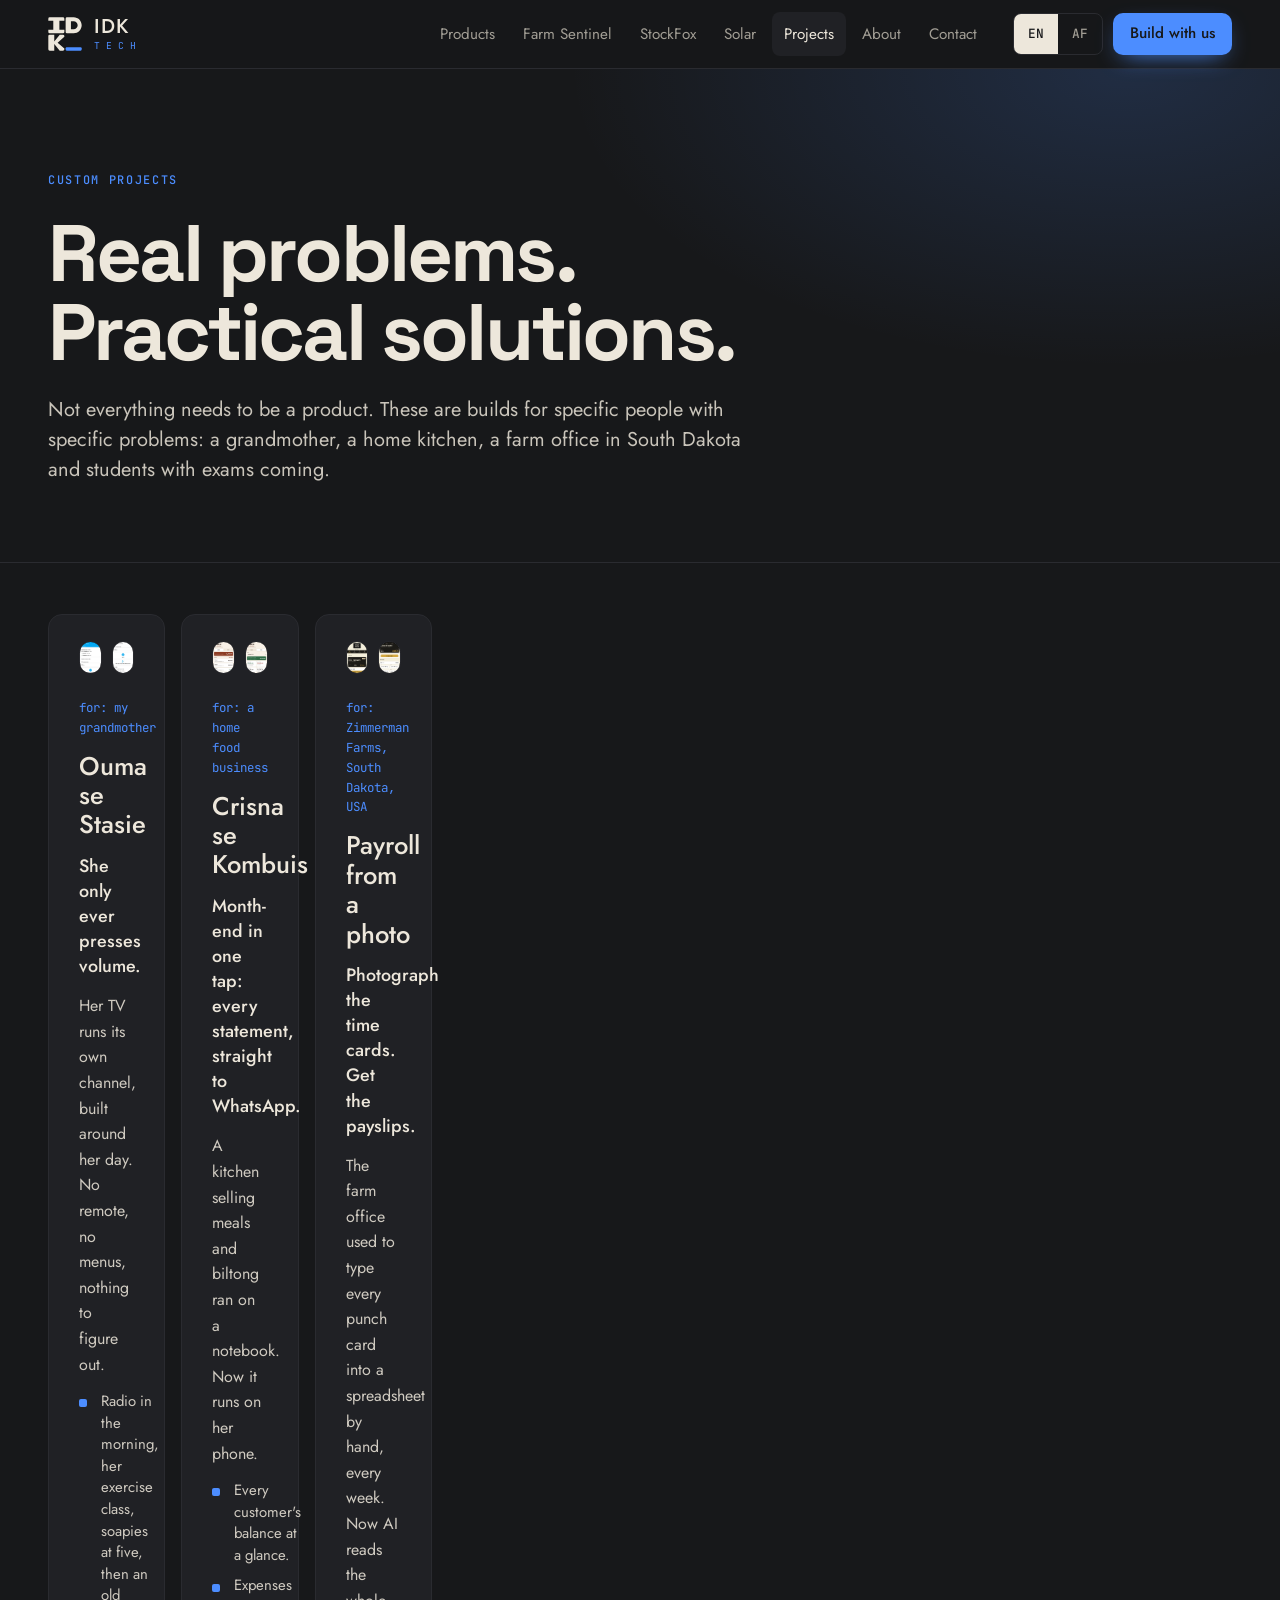
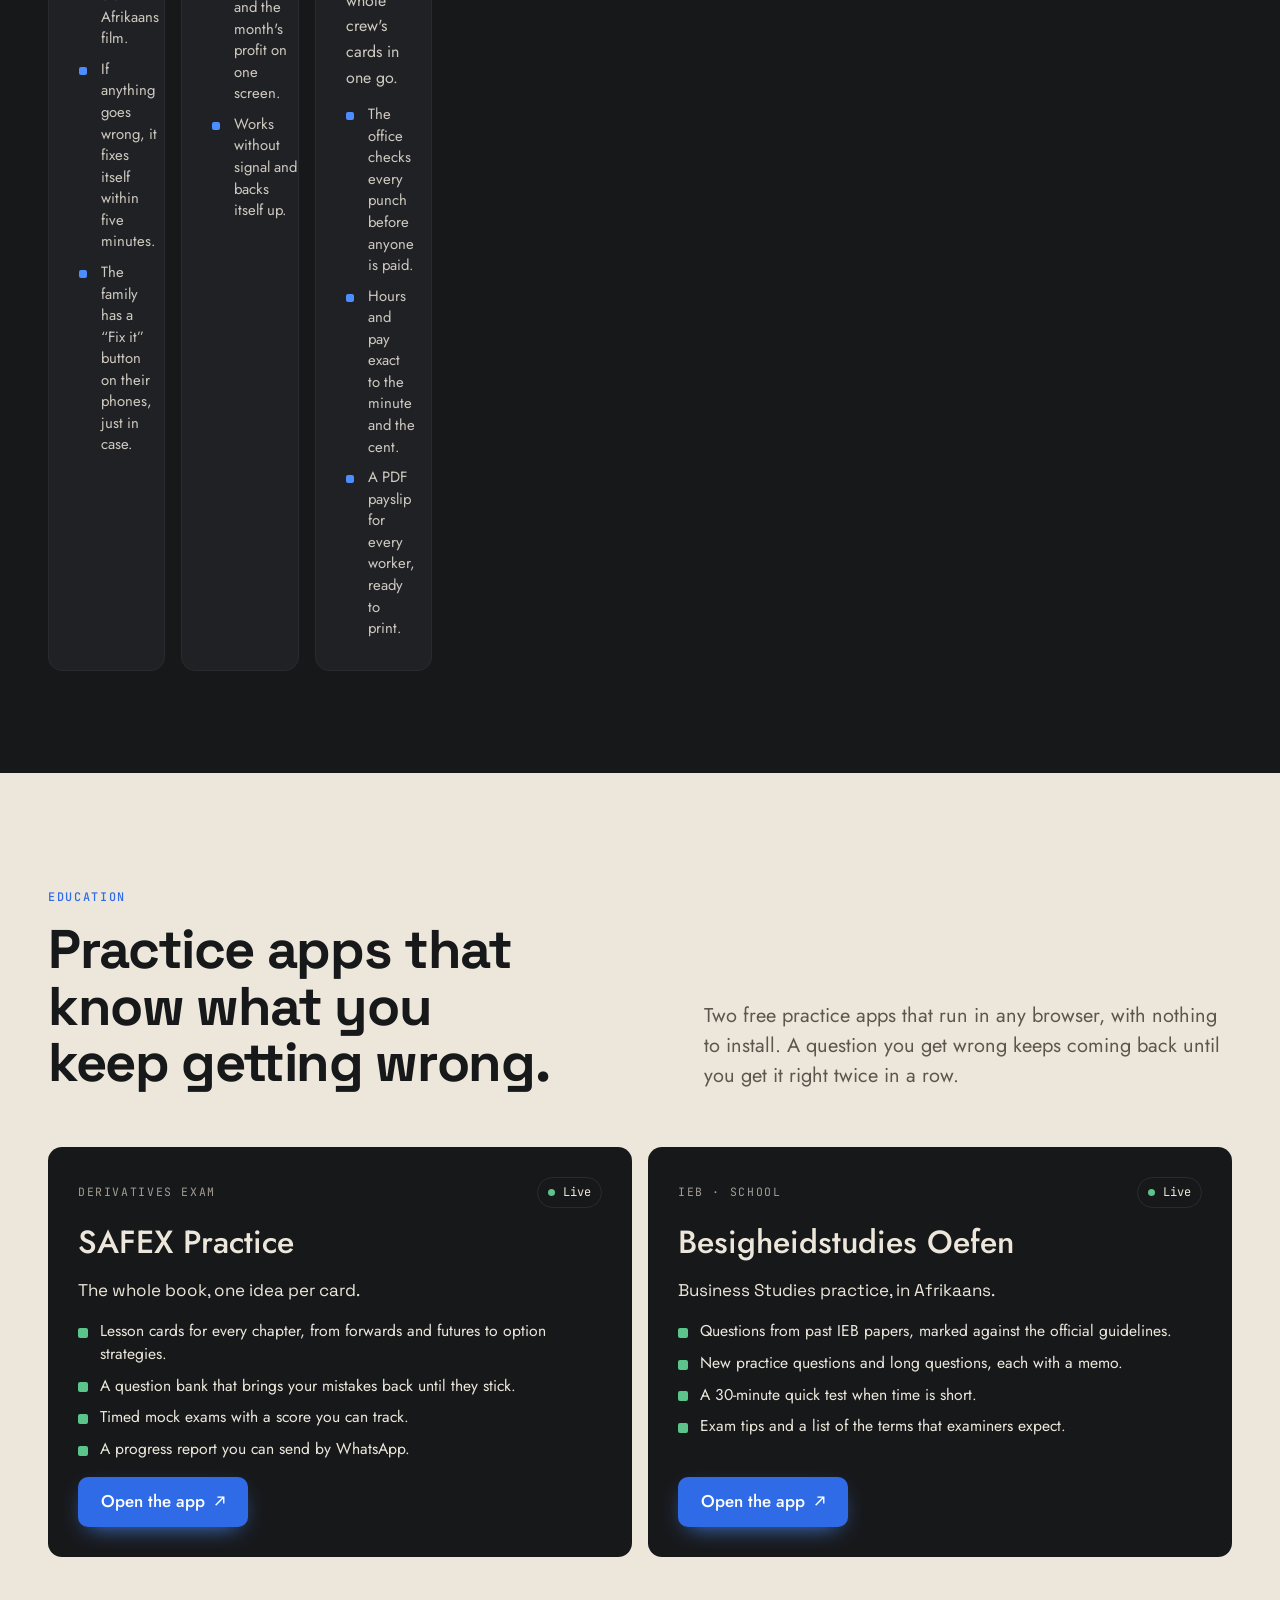
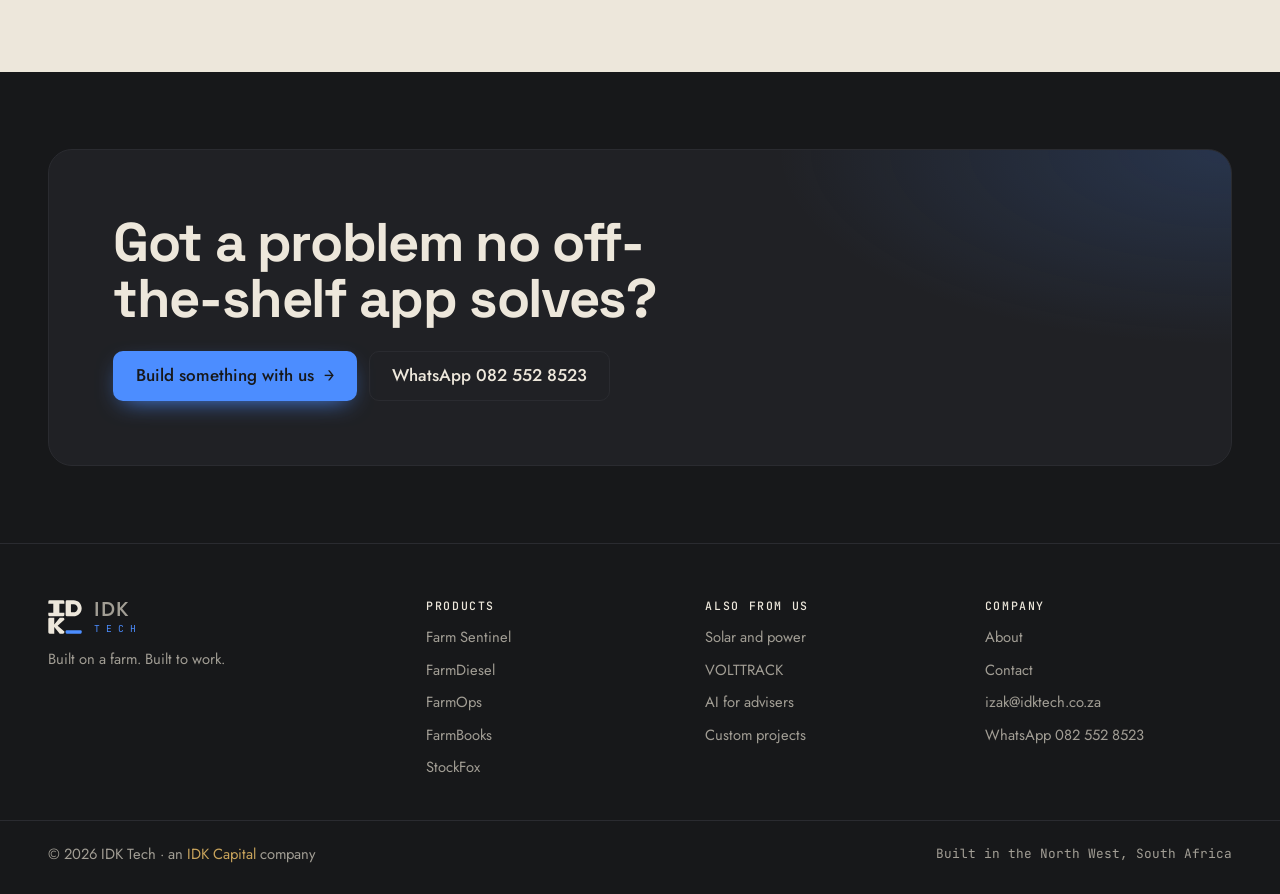
<file: work.html>
<!doctype html>
<html lang="en">
<head>
<meta charset="utf-8">
<meta name="viewport" content="width=device-width, initial-scale=1, viewport-fit=cover">
<title>Projects · Custom builds and practice apps · IDK Tech</title>
<meta name="description" content="Custom software from IDK Tech: Ouma se Stasie, Crisna se Kombuis, photo-to-payslip payroll for Zimmerman Farms in South Dakota, and free exam practice apps for SAFEX and IEB Business Studies.">
<meta name="theme-color" content="#17181A">
<link rel="icon" href="/favicon.svg" type="image/svg+xml">
<link rel="icon" href="/favicon-32.png" sizes="32x32" type="image/png">
<link rel="apple-touch-icon" href="/apple-touch-icon.png">
<meta property="og:type" content="website">
<meta property="og:title" content="Projects · Custom builds and practice apps · IDK Tech">
<meta property="og:locale" content="en_ZA">
<meta property="og:locale:alternate" content="af_ZA">
<meta property="og:description" content="Custom software from IDK Tech: Ouma se Stasie, Crisna se Kombuis, photo-to-payslip payroll for Zimmerman Farms in South Dakota, and free exam practice apps for SAFEX and IEB Business Studies.">
<meta property="og:url" content="https://idktech.co.za/work.html">
<meta property="og:image" content="https://idktech.co.za/og.png">
<meta name="twitter:card" content="summary_large_image">
<link rel="canonical" href="https://idktech.co.za/work.html">
<link rel="preconnect" href="https://fonts.googleapis.com"><link rel="preconnect" href="https://fonts.gstatic.com" crossorigin><link rel="stylesheet" href="https://fonts.googleapis.com/css2?family=JetBrains+Mono:wght@400;500&family=Jost:wght@400;500&family=Space+Grotesk:wght@500;700&display=swap">
<link rel="stylesheet" href="/style.css">
</head>
<body>
<a class="skip" href="#main"><span class="en">Skip to content</span><span class="af">Slaan oor na inhoud</span></a>
<div id="site" data-lang="en">

<header class="site-header">
  <div class="wrap">
    <a class="brand" href="/" aria-label="IDK Tech home">
      <svg viewBox="-6 -6 636 636" aria-hidden="true"><path d="M350 0H474C556.8 0 624 67.2 624 150C624 232.8 556.8 300 474 300H350Q324 300 324 274V26Q324 0 350 0ZM26 324H111V450L213.8 324H274Q300 324 300 350V362.8L174 474L300 585.2V598Q300 624 274 624H213.8L111 498V624H26Q0 624 0 598V350Q0 324 26 324ZM26 0H274Q300 0 300 26V66H207V234H300V274Q300 300 274 300H26Q0 300 0 274V234H93V66H0V26Q0 0 26 0ZM423 75V225H474C515.4 225 549 191.4 549 150C549 108.6 515.4 75 474 75Z" fill="#EDE7DB" fill-rule="evenodd"/><path class="mark-cursor" d="M344 558H604Q624 558 624 578V604Q624 624 604 624H344Q324 624 324 604V578Q324 558 344 558Z" fill="#4C8DFF"/></svg>
      <span class="brand-word"><b>IDK</b><span>TECH</span></span>
    </a>
    <nav class="nav" id="nav" aria-label="Main">
      <a href="index.html#products"><span class="en">Products</span><span class="af">Produkte</span></a>
      <a href="farm-sentinel.html"><span class="en">Farm Sentinel</span><span class="af">Farm Sentinel</span></a>
      <a href="stockfox.html"><span class="en">StockFox</span><span class="af">StockFox</span></a>
      <a href="solar.html"><span class="en">Solar</span><span class="af">Sonkrag</span></a>
      <a href="work.html" aria-current="page"><span class="en">Projects</span><span class="af">Projekte</span></a>
      <a href="about.html"><span class="en">About</span><span class="af">Oor ons</span></a>
      <a href="contact.html"><span class="en">Contact</span><span class="af">Kontak</span></a>
    </nav>
    <div class="header-tools">
      <div class="lang" role="group" aria-label="Language / Taal">
        <button type="button" id="lang-en" data-set-lang="en" aria-pressed="true">EN</button>
        <button type="button" id="lang-af" data-set-lang="af" aria-pressed="false">AF</button>
      </div>
      <button type="button" class="menu-btn" id="menu-btn" aria-expanded="false" aria-controls="nav"><span class="en">Menu</span><span class="af">Kieslys</span></button>
      <a class="btn btn-primary header-cta" href="contact.html"><span class="en">Build with us</span><span class="af">Kom bou saam</span></a>
    </div>
  </div>
</header>

<main id="main">
<section class="page-hero ">
  <div class="wrap">
    <p class="eyebrow"><span class="en">Custom projects</span><span class="af">Pasgemaakte projekte</span></p>
    <h1><span class="en">Real problems. Practical solutions.</span><span class="af">Regte probleme. Praktiese oplossings.</span></h1>
    <p class="lede en">Not everything needs to be a product. These are builds for specific people with specific problems: a grandmother, a home kitchen, a farm office in South Dakota and students with exams coming.</p>
    <p class="lede af">Nie alles hoef 'n produk te wees nie. Hierdie is bouwerk vir spesifieke mense met spesifieke probleme: 'n ouma, 'n tuiskombuis, 'n plaaskantoor in Suid-Dakota en studente met eksamens wat kom.</p>
    
    
  </div>
</section>
<section class="band band-tight">
  <div class="wrap">
    <div class="cases">
    <div class="cases">
      <article class="case reveal" aria-labelledby="c-ouma">
        <div class="case-shots">
          <a href="shots/ouma-1.jpg" target="_blank" rel="noopener"><img src="shots/ouma-1.jpg" alt="The family panel for Ouma se Stasie" width="440" height="650" loading="lazy"></a>
          <a href="shots/ouma-2.jpg" target="_blank" rel="noopener"><img src="shots/ouma-2.jpg" alt="The family panel for Ouma se Stasie" width="440" height="650" loading="lazy"></a>
        </div>
        <p class="for"><span class="en">for: my grandmother</span><span class="af">vir: my ouma</span></p>
        <h3 id="c-ouma">Ouma se Stasie</h3>
        <p class="hook"><span class="en">She only ever presses volume.</span><span class="af">Sy druk net ooit volume.</span></p>
        <p class="desc en">Her TV runs its own channel, built around her day. No remote, no menus, nothing to figure out.</p>
        <p class="desc af">Haar TV saai sy eie kanaal uit, gebou om haar dag. Geen afstandbeheer, geen kieslyste, niks om uit te pluis nie.</p>
        <ul class="feat"><li><span class="en">Radio in the morning, her exercise class, soapies at five, then an old Afrikaans film.</span><span class="af">Radio soggens, haar oefenklas, sepies om vyf, dan 'n ou Afrikaanse fliek.</span></li><li><span class="en">If anything goes wrong, it fixes itself within five minutes.</span><span class="af">As iets skeefloop, maak dit homself binne vyf minute reg.</span></li><li><span class="en">The family has a “Fix it” button on their phones, just in case.</span><span class="af">Die familie het 'n “Maak reg”-knoppie op hul fone, vir ingeval.</span></li></ul>
      </article>
      <article class="case reveal" aria-labelledby="c-kombuis">
        <div class="case-shots">
          <a href="shots/kombuis-1.jpg" target="_blank" rel="noopener"><img src="shots/kombuis-1.jpg" alt="Crisna se Kombuis on a phone" width="440" height="650" loading="lazy"></a>
          <a href="shots/kombuis-2.jpg" target="_blank" rel="noopener"><img src="shots/kombuis-2.jpg" alt="Crisna se Kombuis on a phone" width="440" height="650" loading="lazy"></a>
        </div>
        <p class="for"><span class="en">for: a home food business</span><span class="af">vir: 'n kosbesigheid van die huis af</span></p>
        <h3 id="c-kombuis">Crisna se Kombuis</h3>
        <p class="hook"><span class="en">Month-end in one tap: every statement, straight to WhatsApp.</span><span class="af">Maandeinde met een tik: elke staat, reguit na WhatsApp.</span></p>
        <p class="desc en">A kitchen selling meals and biltong ran on a notebook. Now it runs on her phone.</p>
        <p class="desc af">'n Kombuis wat etes en biltong verkoop, het op 'n notaboek geloop. Nou loop dit op haar foon.</p>
        <ul class="feat"><li><span class="en">Every customer's balance at a glance.</span><span class="af">Elke kliënt se saldo met een kyk.</span></li><li><span class="en">Expenses and the month's profit on one screen.</span><span class="af">Uitgawes en die maand se wins op een skerm.</span></li><li><span class="en">Works without signal and backs itself up.</span><span class="af">Werk sonder sein en maak self 'n rugsteun.</span></li></ul>
      </article>
      <article class="case reveal" aria-labelledby="c-zimmerman">
        <div class="case-shots">
          <a href="shots/payroll-1.jpg" target="_blank" rel="noopener"><img src="shots/payroll-1.jpg" alt="The payroll app on a phone" width="440" height="650" loading="lazy"></a>
          <a href="shots/payroll-2.jpg" target="_blank" rel="noopener"><img src="shots/payroll-2.jpg" alt="The payroll app on a phone" width="440" height="650" loading="lazy"></a>
        </div>
        <p class="for"><span class="en">for: Zimmerman Farms, South Dakota, USA</span><span class="af">vir: Zimmerman Farms, Suid-Dakota, VSA</span></p>
        <h3 id="c-zimmerman"><span class="en">Payroll from a photo</span><span class="af">Betaalstaat uit 'n foto</span></h3>
        <p class="hook"><span class="en">Photograph the time cards. Get the payslips.</span><span class="af">Neem 'n foto van die tydkaarte. Kry die betaalstrokies.</span></p>
        <p class="desc en">The farm office used to type every punch card into a spreadsheet by hand, every week. Now AI reads the whole crew's cards in one go.</p>
        <p class="desc af">Die plaaskantoor het elke week elke tydkaart met die hand in 'n sigblad ingetik. Nou lees KI die hele span se kaarte in een slag.</p>
        <ul class="feat"><li><span class="en">The office checks every punch before anyone is paid.</span><span class="af">Die kantoor kyk elke stempel na voor iemand betaal word.</span></li><li><span class="en">Hours and pay exact to the minute and the cent.</span><span class="af">Ure en loon tot op die minuut en die sent.</span></li><li><span class="en">A PDF payslip for every worker, ready to print.</span><span class="af">'n PDF-strokie vir elke werker, gereed om te druk.</span></li></ul>
      </article>
    </div>
    </div>
  </div>
</section>

<section class="band on-kalk" id="learn" aria-labelledby="learn-title">
  <div class="wrap">
    <div class="band-head">
      <div class="titles">
        <p class="eyebrow"><span class="en">Education</span><span class="af">Onderwys</span></p>
        <h2 id="learn-title"><span class="en">Practice apps that know what you keep getting wrong.</span><span class="af">Oefen-apps wat weet wat jy aanhou verkeerd kry.</span></h2>
      </div>
      <p class="lede en">Two free practice apps that run in any browser, with nothing to install. A question you get wrong keeps coming back until you get it right twice in a row.</p>
      <p class="lede af">Twee gratis oefen-apps wat in enige blaaier loop, met niks om te installeer nie. 'n Vraag wat jy verkeerd kry, kom aanhou terug totdat jy dit twee keer na mekaar reg kry.</p>
    </div>
    <div class="learn-grid">
      <article class="card reveal">
        <div class="card-top"><span class="tag"><span class="en">Derivatives exam</span><span class="af">Afgeleide-instrumente-eksamen</span></span><span class="status live"><span class="en">Live</span><span class="af">Lewendig</span></span></div>
        <h3>SAFEX Practice</h3>
        <p class="card-tagline"><span class="en">The whole book, one idea per card.</span><span class="af">Die hele boek, een idee per kaart.</span></p>
        <ul class="feat">
          <li><span class="en">Lesson cards for every chapter, from forwards and futures to option strategies.</span><span class="af">Leskaarte vir elke hoofstuk, van termynkontrakte tot opsiestrategieë.</span></li>
          <li><span class="en">A question bank that brings your mistakes back until they stick.</span><span class="af">'n Vraebank wat jou foute terugbring totdat hulle vassit.</span></li>
          <li><span class="en">Timed mock exams with a score you can track.</span><span class="af">Getydhoude oefeneksamens met 'n telling wat jy kan volg.</span></li>
          <li><span class="en">A progress report you can send by WhatsApp.</span><span class="af">'n Vorderingsverslag wat jy per WhatsApp kan stuur.</span></li>
        </ul>
        <a class="btn btn-primary" href="https://dekockip-wq.github.io/safex-oefen/" target="_blank" rel="noopener"><span class="en">Open the app</span><span class="af">Maak die app oop</span> <span class="arrow" aria-hidden="true">↗</span></a>
      </article>
      <article class="card reveal">
        <div class="card-top"><span class="tag"><span class="en">IEB · school</span><span class="af">IEB · skool</span></span><span class="status live"><span class="en">Live</span><span class="af">Lewendig</span></span></div>
        <h3>Besigheidstudies Oefen</h3>
        <p class="card-tagline"><span class="en">Business Studies practice, in Afrikaans.</span><span class="af">Besigheidstudies-oefening, in Afrikaans.</span></p>
        <ul class="feat">
          <li><span class="en">Questions from past IEB papers, marked against the official guidelines.</span><span class="af">Vrae uit vorige IEB-vraestelle, nagesien teen die amptelike riglyne.</span></li>
          <li><span class="en">New practice questions and long questions, each with a memo.</span><span class="af">Nuwe oefenvrae en langvrae, elkeen met 'n memo.</span></li>
          <li><span class="en">A 30-minute quick test when time is short.</span><span class="af">'n Kitstoets van 30 minute wanneer tyd min is.</span></li>
          <li><span class="en">Exam tips and a list of the terms that examiners expect.</span><span class="af">Eksamenwenke en 'n lys van die terme wat eksaminatore verwag.</span></li>
        </ul>
        <a class="btn btn-primary" href="https://dekockip-wq.github.io/besigheidstudies-oefen/" target="_blank" rel="noopener"><span class="en">Open the app</span><span class="af">Maak die app oop</span> <span class="arrow" aria-hidden="true">↗</span></a>
      </article>
    </div>
  </div>
</section>
<section class="band cta-band">
  <div class="wrap">
    <div class="cta-box reveal">
      <h2><span class="en">Got a problem no off-the-shelf app solves?</span><span class="af">Het jy 'n probleem wat geen app van die rak oplos nie?</span></h2>
      <div class="hero-actions">
        <a class="btn btn-primary" href="contact.html?topic=custom"><span class="en">Build something with us</span><span class="af">Kom bou saam</span> <span class="arrow" aria-hidden="true">→</span></a>
        <a class="btn btn-ghost" href="https://wa.me/27825528523">WhatsApp 082 552 8523</a>
      </div>
    </div>
  </div>
</section>

</main>

<footer class="site-footer">
  <div class="wrap foot-grid">
    <div class="foot-brand">
      <a class="brand" href="/" aria-label="IDK Tech home"><svg viewBox="-6 -6 636 636" aria-hidden="true"><path d="M350 0H474C556.8 0 624 67.2 624 150C624 232.8 556.8 300 474 300H350Q324 300 324 274V26Q324 0 350 0ZM26 324H111V450L213.8 324H274Q300 324 300 350V362.8L174 474L300 585.2V598Q300 624 274 624H213.8L111 498V624H26Q0 624 0 598V350Q0 324 26 324ZM26 0H274Q300 0 300 26V66H207V234H300V274Q300 300 274 300H26Q0 300 0 274V234H93V66H0V26Q0 0 26 0ZM423 75V225H474C515.4 225 549 191.4 549 150C549 108.6 515.4 75 474 75Z" fill="#EDE7DB" fill-rule="evenodd"/><path class="mark-cursor" d="M344 558H604Q624 558 624 578V604Q624 624 604 624H344Q324 624 324 604V578Q324 558 344 558Z" fill="#4C8DFF"/></svg><span class="brand-word"><b>IDK</b><span>TECH</span></span></a>
      <p><span class="en">Built on a farm. Built to work.</span><span class="af">Op 'n plaas gebou. Gebou om te werk.</span></p>
    </div>
    <nav aria-label="Products">
      <p class="foot-h"><span class="en">Products</span><span class="af">Produkte</span></p>
      <a href="farm-sentinel.html">Farm Sentinel</a>
      <a href="farm-sentinel.html#p-diesel">FarmDiesel</a>
      <a href="farm-sentinel.html#p-ops">FarmOps</a>
      <a href="farm-sentinel.html#p-books">FarmBooks</a>
      <a href="stockfox.html">StockFox</a>
    </nav>
    <nav aria-label="More products">
      <p class="foot-h"><span class="en">Also from us</span><span class="af">Ook van ons</span></p>
      <a href="solar.html"><span class="en">Solar and power</span><span class="af">Sonkrag en krag</span></a>
      <a href="volttrack.html">VOLTTRACK</a>
      <a href="ai-advisers.html"><span class="en">AI for advisers</span><span class="af">KI vir adviseurs</span></a>
      <a href="work.html"><span class="en">Custom projects</span><span class="af">Pasgemaakte projekte</span></a>
    </nav>
    <nav aria-label="Company">
      <p class="foot-h"><span class="en">Company</span><span class="af">Maatskappy</span></p>
      <a href="about.html"><span class="en">About</span><span class="af">Oor ons</span></a>
      <a href="contact.html"><span class="en">Contact</span><span class="af">Kontak</span></a>
      <a href="mailto:izak@idktech.co.za">izak@idktech.co.za</a>
      <a href="https://wa.me/27825528523">WhatsApp 082 552 8523</a>
    </nav>
  </div>
  <div class="wrap foot-base">
    <p>© <span id="year">2026</span> IDK Tech · <span class="en">an</span><span class="af">'n</span> <a class="capital" href="https://idkcapital.co.za">IDK Capital</a> <span class="en">company</span><span class="af">maatskappy</span></p>
    <p class="mono"><span class="en">Built in the North West, South Africa</span><span class="af">Gebou in Noordwes, Suid-Afrika</span></p>
  </div>
</footer>

</div>

<script src="/app.js"></script>
</body>
</html>
</file>
<file: style.css>
/* Layout: dark ink page in carved bands; terminal eyebrows over Jost headlines; the product band is kalk (light) so the products read as carved objects. */
:root {
  --ink: #17181A;        /* page ground, carved letters on light */
  --ink-2: #202125;      /* raised panels on ink */
  --ink-3: #2A2B30;      /* hairlines on ink */
  --kalk: #EDE7DB;       /* letters on ink, light bands */
  --kalk-2: #E2DACB;     /* panels on kalk */
  --kalk-3: #CFC6B4;     /* hairlines on kalk */
  --blue: #4C8DFF;       /* cursor and accent on ink */
  --blue-d: #2F6BE6;     /* accent on kalk */
  --gold: #C9A45C;       /* IDK Capital only */
  --muted: #A29E95;      /* secondary text on ink (6.9:1) */
  --muted-k: #5C574E;    /* secondary text on kalk (6.2:1) */
  --ok: #5BC48A;
  --font-display: "Jost", "Futura", "Century Gothic", "Avenir Next", sans-serif;
  --font-mono: "JetBrains Mono", ui-monospace, "SF Mono", Menlo, Consolas, monospace;
  --step--1: 0.8125rem;
  --step-0: 1.0625rem;
  --step-1: 1.25rem;
  --step-2: 1.75rem;
  --step-3: clamp(2rem, 4.2vw, 3rem);
  --step-4: clamp(2.75rem, 7vw, 5.5rem);
  --gutter: clamp(16px, 4vw, 48px);
  --radius: 14px;
  color-scheme: dark;
}

html { scroll-behavior: smooth; -webkit-text-size-adjust: 100%; }
@media (prefers-reduced-motion: reduce) { html { scroll-behavior: auto; } }

body {
  margin: 0;
  background: var(--ink);
  color: var(--kalk);
  font-family: var(--font-display);
  font-size: var(--step-0);
  line-height: 1.6;
  font-weight: 400;
}

/* ---------- language switching ---------- */
.af { display: none !important; }
#site[data-lang="af"] .af { display: revert !important; }
#site[data-lang="af"] .en { display: none !important; }

/* ---------- primitives ---------- */
.wrap { max-width: 1200px; margin-inline: auto; padding-inline: var(--gutter); }
a { color: inherit; }
:focus-visible { outline: 2px solid var(--blue); outline-offset: 3px; border-radius: 4px; }
.mono { font-family: var(--font-mono); }
.eyebrow {
  font-family: var(--font-mono);
  font-size: var(--step--1);
  font-weight: 500;
  letter-spacing: 0.02em;
  color: var(--blue);
  margin: 0;
}
.eyebrow .prompt { color: var(--muted); }
h1, h2, h3 { font-family: var(--font-display); font-weight: 500; text-wrap: balance; margin: 0; }
h2 { font-size: var(--step-3); line-height: 1.08; letter-spacing: -0.01em; }
h3 { font-size: var(--step-2); line-height: 1.15; }
p { margin: 0; }
.lede { font-size: var(--step-1); line-height: 1.5; color: var(--muted); max-width: 40ch; }

.cursor {
  display: inline-block;
  width: 0.62em;
  height: 0.12em;
  margin-left: 0.08em;
  background: var(--blue);
  border-radius: 0.04em;
  vertical-align: baseline;
  animation: blink 1.1s steps(1, end) infinite;
}
@keyframes blink { 0%, 54% { opacity: 1; } 55%, 100% { opacity: 0; } }
@media (prefers-reduced-motion: reduce) { .cursor, .mark-cursor { animation: none !important; } }

.btn {
  display: inline-flex;
  align-items: center;
  gap: 10px;
  min-height: 48px;
  padding: 0 22px;
  border-radius: 10px;
  border: 1px solid transparent;
  font: 500 var(--step-0)/1 var(--font-display);
  text-decoration: none;
  cursor: pointer;
  transition: background-color .15s ease, border-color .15s ease, color .15s ease;
}
.btn-primary { background: var(--blue); color: var(--ink); }
.btn-primary:hover { background: #6BA1FF; }
.btn-ghost { background: transparent; color: var(--kalk); border-color: var(--ink-3); }
.btn-ghost:hover { border-color: var(--kalk); }
.on-kalk .btn-primary { background: var(--blue-d); color: #fff; }
.on-kalk .btn-primary:hover { background: #1F57C9; }
.on-kalk .btn-ghost { color: var(--ink); border-color: var(--kalk-3); }
.on-kalk .btn-ghost:hover { border-color: var(--ink); }
.btn .arrow { font-family: var(--font-mono); }

/* ---------- header ---------- */
.site-header {
  position: sticky;
  top: env(safe-area-inset-top, 0px);
  z-index: 20;
  background: color-mix(in srgb, var(--ink) 92%, transparent);
  backdrop-filter: blur(10px);
  -webkit-backdrop-filter: blur(10px);
  border-bottom: 1px solid var(--ink-3);
}
.site-header .wrap { display: flex; align-items: center; gap: 24px; min-height: 68px; }
.brand { display: flex; align-items: center; gap: 12px; text-decoration: none; flex-shrink: 0; }
.brand svg { width: 34px; height: 34px; display: block; }
.brand-word { display: flex; flex-direction: column; line-height: 1; }
.brand-word b { font-weight: 500; font-size: 1.25rem; letter-spacing: 0.04em; }
.brand-word span { font-family: var(--font-mono); font-size: 0.6rem; letter-spacing: 0.62em; color: var(--blue); margin-top: 4px; }
.nav { display: flex; gap: 4px; margin-left: auto; }
.nav a { text-decoration: none; color: var(--muted); padding: 10px 12px; border-radius: 8px; font-size: 0.95rem; }
.nav a:hover { color: var(--kalk); background: var(--ink-2); }
.header-tools { display: flex; align-items: center; gap: 10px; }
.lang {
  display: inline-flex;
  border: 1px solid var(--ink-3);
  border-radius: 8px;
  overflow: hidden;
  font-family: var(--font-mono);
}
.lang button {
  background: transparent;
  color: var(--muted);
  border: 0;
  min-width: 44px;
  min-height: 40px;
  font: 500 0.8rem/1 var(--font-mono);
  cursor: pointer;
}
.lang button[aria-pressed="true"] { background: var(--kalk); color: var(--ink); }
.menu-btn {
  display: none;
  background: transparent;
  border: 1px solid var(--ink-3);
  color: var(--kalk);
  min-width: 44px;
  min-height: 40px;
  border-radius: 8px;
  font: 500 0.8rem/1 var(--font-mono);
  cursor: pointer;
}
.header-cta { min-height: 40px; padding: 0 16px; font-size: 0.95rem; }

@media (max-width: 900px) {
  .nav { display: none; position: absolute; top: 100%; left: 0; right: 0; flex-direction: column; gap: 0; padding: 8px var(--gutter) 16px; background: var(--ink); border-bottom: 1px solid var(--ink-3); }
  .nav.open { display: flex; }
  .nav a { padding: 14px 4px; font-size: 1.05rem; border-bottom: 1px solid var(--ink-3); border-radius: 0; }
  .menu-btn { display: inline-block; }
  .header-tools { margin-left: auto; }
  .header-cta { display: none; }
}

/* ---------- hero ---------- */
.hero {
  position: relative;
  padding-block: clamp(56px, 9vw, 120px) clamp(48px, 7vw, 96px);
  background-image: radial-gradient(circle at 1px 1px, var(--ink-3) 1.2px, transparent 1.4px);
  background-size: 28px 28px;
  background-position: -2px -2px;
  border-bottom: 1px solid var(--ink-3);
}
.hero .wrap { display: grid; grid-template-columns: minmax(0, 1.35fr) minmax(0, 1fr); gap: clamp(32px, 6vw, 80px); align-items: center; }
.hero-copy { display: flex; flex-direction: column; gap: 28px; min-width: 0; }
.hero h1 { font-size: var(--step-4); line-height: 0.98; letter-spacing: -0.02em; }
.hero .lede { max-width: 46ch; color: #C9C4BA; }
.hero-actions { display: flex; flex-wrap: wrap; gap: 12px; }
.hero-side { display: flex; flex-direction: column; gap: 22px; align-items: center; justify-self: center; width: min(100%, 400px); min-width: 0; }
.hero-mark { width: min(100%, 380px); }
.hero-mark svg { width: 100%; height: auto; display: block; filter: drop-shadow(0 24px 40px rgba(0,0,0,0.45)); }
.mark-cursor { animation: blink 1.1s steps(1, end) infinite; }

/* tail -n 3 CHANGELOG.md: the latest real entries */
.tail { width: 100%; background: var(--ink-2); border: 1px solid var(--ink-3); border-radius: 12px; padding: 14px 16px; font-family: var(--font-mono); font-size: 0.78rem; line-height: 1.5; color: var(--muted); }
.tail-cmd { margin: 0 0 8px; color: var(--kalk); }
.tail-cmd .prompt { color: var(--muted); margin-right: 6px; }
.tail-list { list-style: none; margin: 0; padding: 0; display: grid; gap: 4px; }
.tail-list li { color: #CFCAC0; overflow: hidden; text-overflow: ellipsis; white-space: nowrap; }
.tail-hash { color: var(--blue); margin-right: 6px; }
.tail-foot { margin: 10px 0 0; padding-top: 8px; border-top: 1px solid var(--ink-3); font-size: 0.72rem; }
.tail-foot a { color: var(--blue); text-decoration: none; }
.tail-foot a:hover { text-decoration: underline; }

/* the stats strip */
.hero .stats-wrap { display: block; }
.stats {
  margin: clamp(44px, 6vw, 80px) 0 0;
  display: grid;
  grid-template-columns: repeat(4, minmax(0, 1fr));
  border-top: 1px solid var(--ink-3);
}
.stats > div { padding: 22px 20px 0 0; min-width: 0; }
.stats > div + div { padding-left: 20px; border-left: 1px solid var(--ink-3); }
.stats dt { font-family: var(--font-mono); font-size: 0.72rem; letter-spacing: 0.14em; text-transform: uppercase; color: var(--blue); }
.stats dd { margin: 8px 0 0; white-space: nowrap; font-size: clamp(1.7rem, 3vw, 2.6rem); line-height: 1; font-weight: 500; letter-spacing: -0.02em; font-variant-numeric: tabular-nums; }
.stats p { margin: 8px 0 0; font-size: 0.9rem; color: var(--muted); }
@media (max-width: 860px) {
  .hero .wrap { grid-template-columns: 1fr; }
  .hero-side { order: -1; width: 100%; align-items: flex-start; }
  .hero-mark { width: min(52%, 200px); }
  .tail { display: none; }
  .stats { grid-template-columns: repeat(2, minmax(0, 1fr)); }
  .stats > div { padding: 18px 16px 0 0; }
  .stats > div + div { padding-left: 0; border-left: 0; }
  .stats > div:nth-child(even) { padding-left: 16px; border-left: 1px solid var(--ink-3); }
  .stats > div:nth-child(n+3) { margin-top: 18px; padding-top: 18px; border-top: 1px solid var(--ink-3); }
}

/* small facts list, now in About */
.facts { margin: 6px 0 0; display: grid; grid-template-columns: repeat(2, minmax(0, 1fr)); gap: 14px 24px; border-top: 1px solid var(--ink-3); padding-top: 16px; }
.facts div { min-width: 0; }
.facts dt { font-family: var(--font-mono); font-size: 0.7rem; letter-spacing: 0.14em; text-transform: uppercase; color: var(--muted); }
.facts dd { margin: 4px 0 0; font-size: 0.98rem; }
.facts .gold { color: var(--gold); }

/* ---------- section scaffolding ---------- */
section { scroll-margin-top: calc(env(safe-area-inset-top, 0px) + 72px); }
.band { padding-block: clamp(64px, 9vw, 120px); }
.band-head { display: grid; grid-template-columns: minmax(0, 1fr) minmax(0, 1fr); gap: 24px 48px; align-items: end; margin-bottom: clamp(36px, 5vw, 56px); }
.band-head .titles { display: flex; flex-direction: column; gap: 14px; min-width: 0; }
.band-head .lede { justify-self: end; max-width: 44ch; }
@media (max-width: 860px) { .band-head { grid-template-columns: 1fr; } .band-head .lede { justify-self: start; } }

.on-kalk { background: var(--kalk); color: var(--ink); }
.on-kalk .eyebrow { color: var(--blue-d); }
.on-kalk .eyebrow .prompt { color: var(--muted-k); }
.on-kalk .lede { color: var(--muted-k); }

/* ---------- products ---------- */
/* Farm family: wears Farm Sentinel's own colours (dusk, bone, olive; amber only for warnings) */
.family {
  --dusk: #0E1A17; --dusk-2: #16261F; --dusk-3: #24372E;
  --bone: #E7E0D2; --bone-m: #A9B0A0; --olive: #67783F; --olive-l: #93A65E; --amber: #E8A33D;
  --font-fam: "Space Grotesk", var(--font-display);
  background: var(--dusk);
  color: var(--bone);
  border-radius: calc(var(--radius) + 8px);
  padding: clamp(16px, 2.4vw, 28px);
  display: flex;
  flex-direction: column;
  gap: 16px;
}
.fam-head { display: grid; grid-template-columns: auto minmax(0, 1fr); gap: 20px 40px; align-items: center; padding: clamp(8px, 1.6vw, 18px) clamp(4px, 1vw, 12px) clamp(12px, 2vw, 22px); border-bottom: 1px solid var(--dusk-3); }
.fam-lockup { display: flex; align-items: center; gap: 16px; }
.crest { width: 64px; height: auto; color: var(--bone); flex: none; }
.fam-word { margin: 0; font: 700 1.6rem/1 var(--font-fam); letter-spacing: 0.22em; }
.fam-strap { margin: 8px 0 0; font: 500 0.62rem/1.3 var(--font-mono); letter-spacing: 0.16em; color: var(--bone-m); display: flex; align-items: center; gap: 8px; flex-wrap: wrap; }
.watch-dot { width: 7px; height: 7px; border-radius: 50%; background: var(--amber); animation: watch 2.4s ease-in-out infinite; }
@keyframes watch { 0%, 100% { opacity: 1; } 50% { opacity: 0.25; } }
.fam-pitch { min-width: 0; }
.fam-title { margin: 0; font: 500 var(--step-2)/1.15 var(--font-fam); letter-spacing: -0.01em; text-wrap: balance; }
.fam-sub { margin: 10px 0 0; color: var(--bone-m); line-height: 1.6; max-width: 62ch; }
@media (max-width: 860px) { .fam-head { grid-template-columns: 1fr; } }

.fam-tag { display: inline-flex; align-items: center; gap: 8px; color: var(--olive-l); }
.fam-status { border-color: var(--dusk-3); color: var(--bone); }
.fam-status::before { background: var(--olive-l); }
.fuel-ic svg, .crest-sm { width: 18px; height: 18px; display: block; }
.crest-sm { color: var(--olive-l); }
.btn-fam { background: var(--olive); color: var(--bone); }
.btn-fam:hover { background: #586835; }
.family .btn { align-self: flex-start; margin-top: auto; }

/* Farm Sentinel: the featured product */
.featured {
  background: linear-gradient(135deg, var(--dusk-2) 0%, #1B2E24 100%);
  border: 1px solid var(--dusk-3);
  border-radius: var(--radius);
  padding: clamp(22px, 3vw, 40px);
  display: grid;
  grid-template-columns: minmax(0, 1.15fr) minmax(0, 0.85fr);
  gap: clamp(24px, 3.5vw, 48px);
  min-width: 0;
}
.featured-copy { display: flex; flex-direction: column; gap: 16px; min-width: 0; }
.featured-name { font: 700 clamp(2.4rem, 5vw, 3.75rem)/1 var(--font-fam); letter-spacing: -0.02em; }
.featured-tag { margin: 0; font: 500 var(--step-1)/1.35 var(--font-fam); color: var(--bone); text-wrap: balance; }
.featured .desc { margin: 0; color: var(--bone-m); line-height: 1.65; max-width: 60ch; }
.featured-spec { grid-column: 1 / -1; }
.featured-spec .spec { border-top-color: var(--dusk-3); }
@media (max-width: 900px) { .featured { grid-template-columns: 1fr; } }

.feat { list-style: none; margin: 0; padding: 0; display: grid; gap: 9px; }
.feat li { position: relative; padding-left: 22px; line-height: 1.45; font-size: 0.98rem; }
.feat li::before { content: ""; position: absolute; left: 0; top: 0.5em; width: 10px; height: 10px; border-radius: 2px; background: var(--olive); }
.featured .feat { grid-template-columns: repeat(2, minmax(0, 1fr)); gap: 12px 22px; }
@media (max-width: 560px) { .featured .feat { grid-template-columns: 1fr; } }

/* the phone mock */
.featured-screen { display: flex; justify-content: center; align-items: center; min-width: 0; }
.phone {
  width: 100%; max-width: 330px;
  background: var(--dusk);
  border: 1px solid var(--dusk-3);
  border-radius: 30px;
  padding: 18px 16px 20px;
  box-shadow: 0 30px 60px -20px rgba(0,0,0,0.6), inset 0 0 0 6px #0A1311;
  display: flex; flex-direction: column; gap: 10px;
  font-variant-numeric: tabular-nums;
}
.ph-top { display: flex; justify-content: space-between; align-items: center; padding: 4px 8px 6px; font: 700 0.95rem/1 var(--font-fam); }
.ph-ex { font: 500 0.62rem/1 var(--font-mono); letter-spacing: 0.14em; text-transform: uppercase; color: var(--bone-m); border: 1px solid var(--dusk-3); padding: 4px 7px; border-radius: 999px; }
.ph-tank, .ph-live, .ph-row { background: var(--dusk-2); border-radius: 16px; padding: 14px; }
.ph-tank-k, .ph-live-k { font: 500 0.7rem/1.3 var(--font-mono); letter-spacing: 0.08em; color: var(--bone-m); display: flex; align-items: center; gap: 8px; }
.gauge { height: 12px; background: var(--dusk-3); border-radius: 999px; margin: 10px 0 8px; overflow: hidden; }
.gauge-fill { height: 100%; background: linear-gradient(90deg, var(--olive), var(--olive-l)); border-radius: inherit; }
.ph-tank-v { display: flex; justify-content: space-between; align-items: baseline; font-family: var(--font-mono); font-size: 0.78rem; color: var(--bone-m); }
.ph-tank-v b { font: 700 1.1rem/1 var(--font-fam); color: var(--bone); }
.ph-live-v { display: flex; align-items: baseline; gap: 6px; margin: 8px 0 4px; }
.ph-live-v b { font: 700 2.6rem/1 var(--font-fam); letter-spacing: -0.02em; }
.ph-live-v span { font: 500 1rem/1 var(--font-mono); color: var(--bone-m); }
.ph-live-meta { font-size: 0.8rem; color: var(--bone-m); }
.pulse { width: 8px; height: 8px; border-radius: 50%; background: var(--olive-l); box-shadow: 0 0 0 0 rgba(147,166,94,0.6); animation: pulse 1.6s ease-out infinite; flex: none; }
@keyframes pulse { 0% { box-shadow: 0 0 0 0 rgba(147,166,94,0.55); } 100% { box-shadow: 0 0 0 10px rgba(147,166,94,0); } }
.ph-alert { border: 1px solid rgba(232,163,61,0.45); background: rgba(232,163,61,0.10); border-radius: 16px; padding: 12px 14px; display: flex; flex-direction: column; gap: 4px; }
.ph-alert b { font: 700 0.9rem/1.3 var(--font-fam); color: var(--amber); }
.ph-alert > span { font: 500 0.7rem/1.4 var(--font-mono); color: var(--bone-m); }
.ph-row { display: flex; justify-content: space-between; gap: 12px; font: 500 0.72rem/1.3 var(--font-mono); color: var(--bone-m); padding-block: 11px; }
.ph-row > span:first-child { color: var(--olive-l); letter-spacing: 0.1em; }
@media (prefers-reduced-motion: reduce) { .pulse, .watch-dot { animation: none; } }

/* the three companion cards */
.cards-3 { display: grid; grid-template-columns: repeat(3, minmax(0, 1fr)); gap: 16px; }
@media (max-width: 980px) { .cards-3 { grid-template-columns: 1fr; } }
.family .card { background: var(--dusk-2); color: var(--bone); border: 1px solid var(--dusk-3); }
.family .card h3 { font-family: var(--font-fam); font-weight: 700; letter-spacing: -0.01em; }
.card-tagline { margin: 0; font: 500 1.05rem/1.4 var(--font-fam); color: var(--bone); }
.family .card .feat li { font-size: 0.93rem; color: #D3CDBF; }
.family .card .feat li::before { width: 8px; height: 8px; top: 0.55em; }
.proof { margin: 0; border-top: 1px solid var(--dusk-3); padding-top: 14px; font-size: 0.88rem; line-height: 1.5; color: var(--bone-m); }
.proof-k { display: inline-block; margin-right: 8px; font: 500 0.66rem/1 var(--font-mono); letter-spacing: 0.14em; text-transform: uppercase; color: var(--olive-l); }
.family .spec li span:first-child { color: var(--bone-m); }
.family .spec, .family .spec li { border-color: var(--dusk-3); }

@media (max-width: 560px) {
  .family { padding: 10px; border-radius: calc(var(--radius) + 4px); gap: 10px; }
  .fam-head { padding: 14px 8px 16px; }
  .crest { width: 52px; }
  .fam-word { font-size: 1.3rem; }
  .spec li { grid-template-columns: 7.2em minmax(0, 1fr); }
  .phone { border-radius: 24px; }
}

.card {
  background: var(--ink);
  color: var(--kalk);
  border-radius: var(--radius);
  padding: clamp(22px, 2.6vw, 30px);
  display: flex;
  flex-direction: column;
  gap: 16px;
  min-width: 0;
}
.card-top { display: flex; justify-content: space-between; align-items: center; gap: 12px; flex-wrap: wrap; }
.tag { font-family: var(--font-mono); font-size: 0.72rem; letter-spacing: 0.14em; text-transform: uppercase; color: var(--muted); }
.status {
  display: inline-flex; align-items: center; gap: 8px;
  font-family: var(--font-mono); font-size: 0.75rem;
  padding: 5px 10px; border-radius: 999px;
  border: 1px solid var(--ink-3); color: var(--kalk);
}
.status::before { content: ""; width: 7px; height: 7px; border-radius: 50%; background: var(--blue); }
.status.live::before { background: var(--ok); }
.card h3 { font-size: clamp(1.6rem, 2.6vw, 2rem); }
.card .desc { color: #CFCAC0; font-size: 1rem; line-height: 1.6; }
.spec { margin: 0; padding: 0; list-style: none; border-top: 1px solid var(--ink-3); font-family: var(--font-mono); font-size: 0.8rem; }
.spec li { display: grid; grid-template-columns: 9.5em minmax(0, 1fr); gap: 12px; padding: 9px 0; border-bottom: 1px solid var(--ink-3); }
.spec li span:first-child { color: var(--muted); }
.card .btn { align-self: flex-start; margin-top: auto; }
.card .btn-ghost { color: var(--kalk); border-color: var(--ink-3); }
.card .btn-ghost:hover { border-color: var(--kalk); }

.cards-2 { display: grid; grid-template-columns: minmax(0, 1.5fr) minmax(0, 1fr); gap: 16px; margin-top: 16px; }
@media (max-width: 980px) { .cards-2 { grid-template-columns: 1fr; } }

.readings { display: flex; flex-wrap: wrap; gap: 8px; }
.reading { border: 1px solid var(--ink-3); border-radius: 10px; padding: 8px 12px; display: inline-flex; align-items: baseline; gap: 8px; background: var(--ink-2); }
.reading b { font-family: var(--font-mono); font-weight: 500; font-size: 0.9rem; color: var(--blue); letter-spacing: 0.04em; white-space: nowrap; }
.reading > span { font-size: 0.82rem; color: var(--muted); line-height: 1.3; }

.inline-form { display: flex; flex-wrap: wrap; gap: 10px; align-items: flex-end; }
.inline-form .field { flex: 1 1 220px; }
.field { display: flex; flex-direction: column; gap: 6px; min-width: 0; }
.field label { font-family: var(--font-mono); font-size: 0.75rem; color: var(--muted); letter-spacing: 0.04em; }
.field input, .field select, .field textarea {
  font: 400 1rem/1.4 var(--font-display);
  color: var(--kalk);
  background: var(--ink-2);
  border: 1px solid var(--ink-3);
  border-radius: 10px;
  padding: 12px 14px;
  min-height: 48px;
  width: 100%;
  box-sizing: border-box;
}
.field textarea { min-height: 132px; resize: vertical; }
.field input:focus, .field select:focus, .field textarea:focus { outline: 2px solid var(--blue); outline-offset: 1px; border-color: transparent; }
.form-note { font-size: 0.9rem; color: var(--muted); min-height: 1.4em; }
.form-note.ok { color: var(--ok); }
.form-note.warn { color: #E7B964; }

/* ---------- case studies ---------- */
.cases { display: grid; grid-template-columns: repeat(3, minmax(0, 1fr)); gap: 16px; }
@media (max-width: 980px) { .cases { grid-template-columns: 1fr; } }
.case { background: var(--ink-2); border: 1px solid var(--ink-3); border-radius: var(--radius); padding: clamp(22px, 2.6vw, 30px); display: flex; flex-direction: column; gap: 14px; min-width: 0; }
.case .for { font-family: var(--font-mono); font-size: 0.78rem; color: var(--blue); }
.case h3 { font-size: 1.6rem; }
.case p.desc { color: #CFCAC0; font-size: 1rem; }
.stack { display: flex; flex-wrap: wrap; gap: 6px; margin-top: auto; padding-top: 6px; }
.stack span { font-family: var(--font-mono); font-size: 0.72rem; padding: 4px 9px; border-radius: 6px; border: 1px solid var(--ink-3); color: var(--muted); }

.custom-cta { margin-top: 16px; display: flex; flex-wrap: wrap; align-items: center; justify-content: space-between; gap: 16px 32px; padding: clamp(22px, 3vw, 32px); border-radius: var(--radius); border: 1px dashed var(--ink-3); }
.custom-cta p { font-size: var(--step-1); max-width: 46ch; }

/* ---------- approach ---------- */
.steps { display: grid; grid-template-columns: repeat(4, minmax(0, 1fr)); gap: 0; border-top: 1px solid var(--kalk-3); counter-reset: step; }
.step { padding: 24px 24px 8px 0; display: flex; flex-direction: column; gap: 10px; min-width: 0; }
.step + .step { padding-left: 24px; border-left: 1px solid var(--kalk-3); }
.step .cmd { font-family: var(--font-mono); font-size: 0.85rem; color: var(--blue-d); }
.step .cmd::before { counter-increment: step; content: "0" counter(step) "  "; color: var(--muted-k); }
.step h3 { font-size: 1.35rem; }
.step p { color: var(--muted-k); font-size: 0.98rem; }
@media (max-width: 980px) {
  .steps { grid-template-columns: repeat(2, minmax(0, 1fr)); }
  .step:nth-child(3) { padding-left: 0; border-left: 0; }
}
@media (max-width: 560px) {
  .steps { grid-template-columns: 1fr; }
  .step, .step + .step { padding: 20px 0 6px; border-left: 0; border-top: 1px solid var(--kalk-3); }
  .step:first-child { border-top: 0; }
}

/* ---------- about + partners ---------- */
.about-grid { display: grid; grid-template-columns: minmax(0, 0.8fr) minmax(0, 1.2fr) minmax(0, 1fr); gap: clamp(24px, 4vw, 48px); align-items: start; }
@media (max-width: 980px) { .about-grid { grid-template-columns: 1fr; } }
.portrait { aspect-ratio: 4 / 5; max-width: 100%; border-radius: var(--radius); background: var(--ink-2); border: 1px solid var(--ink-3); display: grid; place-items: center; overflow: hidden; }
.portrait img { width: 100%; height: 100%; object-fit: cover; display: block; }
.portrait svg { width: 46%; height: auto; opacity: 0.9; }
.about-copy { display: flex; flex-direction: column; gap: 18px; min-width: 0; }
.about-copy .role { font-family: var(--font-mono); font-size: 0.85rem; color: var(--blue); }
.about-copy p.bio { color: #CFCAC0; max-width: 58ch; }
.about-copy .capital { color: var(--gold); text-decoration: none; border-bottom: 1px solid color-mix(in srgb, var(--gold) 50%, transparent); }
.partner { background: var(--ink-2); border: 1px solid var(--ink-3); border-radius: var(--radius); padding: clamp(22px, 2.6vw, 30px); display: flex; flex-direction: column; gap: 14px; min-width: 0; }
.partner h3 { font-size: 1.5rem; }
.partner p { color: #CFCAC0; font-size: 1rem; }
.partner .btn { align-self: flex-start; }
.partner .eyebrow { color: var(--blue); font-size: var(--step--1); }

/* ---------- contact ---------- */
.contact-grid { display: grid; grid-template-columns: minmax(0, 0.9fr) minmax(0, 1.1fr); gap: clamp(28px, 5vw, 64px); align-items: start; }
@media (max-width: 900px) { .contact-grid { grid-template-columns: 1fr; } }
.channels { display: flex; flex-direction: column; gap: 10px; margin-top: 28px; }
.channel { display: grid; grid-template-columns: 7.5em minmax(0, 1fr) auto; align-items: center; gap: 12px; padding: 14px 16px; border: 1px solid var(--ink-3); border-radius: 12px; background: var(--ink-2); }
.channel .k { font-family: var(--font-mono); font-size: 0.75rem; color: var(--muted); letter-spacing: 0.04em; }
.channel .v { font-size: 1.02rem; overflow-wrap: anywhere; user-select: all; }
.channel a.v { text-decoration: none; user-select: auto; }
.channel a.v:hover { color: var(--blue); }
.mini-btn { background: transparent; color: var(--kalk); border: 1px solid var(--ink-3); border-radius: 8px; min-height: 40px; min-width: 44px; padding: 0 12px; font: 500 0.78rem/1 var(--font-mono); cursor: pointer; text-decoration: none; display: inline-flex; align-items: center; justify-content: center; }
.mini-btn:hover { border-color: var(--kalk); }
.contact-form { display: grid; grid-template-columns: repeat(2, minmax(0, 1fr)); gap: 14px; background: var(--ink-2); border: 1px solid var(--ink-3); border-radius: var(--radius); padding: clamp(18px, 2.6vw, 28px); }
.contact-form .full { grid-column: 1 / -1; }
.contact-form .field input, .contact-form .field select, .contact-form .field textarea { background: var(--ink); }
.contact-form .actions { grid-column: 1 / -1; display: flex; flex-wrap: wrap; align-items: center; gap: 14px; }
@media (max-width: 560px) { .contact-form { grid-template-columns: 1fr; } .channel { grid-template-columns: 1fr auto; } .channel .k { grid-column: 1 / -1; } }
.hp { position: absolute; left: -9999px; width: 1px; height: 1px; overflow: hidden; }

/* ---------- footer ---------- */
.site-footer { border-top: 1px solid var(--ink-3); padding-block: 32px; color: var(--muted); font-size: 0.92rem; }
.site-footer .wrap { display: flex; flex-wrap: wrap; gap: 10px 28px; justify-content: space-between; align-items: center; }
.site-footer .capital { color: var(--gold); text-decoration: none; }
.site-footer .mono { font-size: 0.8rem; }

/* farm family status pills: olive dot, softer corners when the text wraps */
.family .status { border-radius: 12px; line-height: 1.35; }
.family .status::before { background: var(--olive-l); flex: none; }

/* ---------- promise ---------- */
.promise { padding-block: clamp(48px, 7vw, 88px); border-bottom: 1px solid var(--ink-3); }
.vows { display: grid; grid-template-columns: repeat(4, minmax(0, 1fr)); gap: 16px; }
.vow { position: relative; background: var(--ink-2); border: 1px solid var(--ink-3); border-radius: var(--radius); padding: clamp(20px, 2.4vw, 28px); display: flex; flex-direction: column; gap: 10px; min-width: 0; transition: border-color .2s ease, transform .2s ease; }
.vow:hover { border-color: var(--blue); transform: translateY(-2px); }
.vow-n { font-family: var(--font-mono); font-size: 0.75rem; letter-spacing: 0.14em; color: var(--blue); }
.vow h3 { font-size: 1.25rem; line-height: 1.25; }
.vow p { color: #CFCAC0; font-size: 0.97rem; }
@media (max-width: 980px) { .vows { grid-template-columns: repeat(2, minmax(0, 1fr)); } }
@media (max-width: 560px) { .vows { grid-template-columns: 1fr; } }

/* ---------- products: the honest legend ---------- */
.legend { margin-top: 14px; font-size: 0.9rem; line-height: 1.55; color: var(--muted-k); max-width: 44ch; }
.band-head .legend { justify-self: end; }
.legend b { font-weight: 500; color: var(--ink); }
.legend i { font-style: normal; font-family: var(--font-mono); font-size: 0.82em; padding: 1px 6px; border-radius: 6px; border: 1px solid var(--kalk-3); color: var(--ink); }
.band-head > div:not(.titles) { justify-self: end; min-width: 0; max-width: 44ch; }
@media (max-width: 860px) { .band-head > div:not(.titles) { justify-self: start; } }
.status.live::before { background: var(--ok); }
.family .status.live::before { background: var(--olive-l); box-shadow: 0 0 0 3px rgba(147,166,94,0.18); }
.family .card .desc { color: #D3CDBF; font-size: 0.95rem; line-height: 1.6; }

/* ---------- engineering log ---------- */
.log { background: var(--ink-2); border-top: 1px solid var(--ink-3); border-bottom: 1px solid var(--ink-3); }
.entries { display: grid; grid-template-columns: repeat(3, minmax(0, 1fr)); gap: 16px; }
@media (max-width: 980px) { .entries { grid-template-columns: repeat(2, minmax(0, 1fr)); } }
@media (max-width: 640px) { .entries { grid-template-columns: 1fr; } }
.entry { background: var(--ink); border: 1px solid var(--ink-3); border-radius: var(--radius); padding: clamp(20px, 2.4vw, 28px); display: flex; flex-direction: column; gap: 12px; min-width: 0; transition: border-color .2s ease, transform .2s ease; }
.entry:hover { border-color: var(--kalk-3); transform: translateY(-2px); }
.entry-meta { display: flex; justify-content: space-between; gap: 10px; font-family: var(--font-mono); font-size: 0.72rem; letter-spacing: 0.08em; }
.entry-date { color: var(--blue); }
.entry-mod { color: var(--muted); text-transform: uppercase; }
.entry h3 { font-size: 1.2rem; line-height: 1.3; }
.entry h3::before { content: "## "; color: var(--blue); font-family: var(--font-mono); font-size: 0.85em; }
.entry p { color: #CFCAC0; font-size: 0.95rem; line-height: 1.6; }
.log-foot { margin-top: 28px; padding-top: 20px; border-top: 1px solid var(--ink-3); color: var(--muted); font-size: 0.98rem; max-width: 70ch; }
.log-foot .mono { color: var(--kalk); font-size: 0.85rem; }

/* ---------- contact: what happens next ---------- */
.next { margin: 28px 0 0; padding: 0; list-style: none; counter-reset: next; display: grid; gap: 10px; }
.next li { position: relative; padding-left: 40px; color: #CFCAC0; font-size: 0.98rem; line-height: 1.5; }
.next li::before { counter-increment: next; content: "0" counter(next); position: absolute; left: 0; top: 0.15em; font-family: var(--font-mono); font-size: 0.78rem; color: var(--blue); letter-spacing: 0.06em; }

/* ---------- motion: reveal on scroll, lift on hover ---------- */
.card, .case, .partner { transition: border-color .2s ease, transform .2s ease; }
.card:hover, .case:hover, .partner:hover { transform: translateY(-2px); }
.case:hover, .partner:hover { border-color: var(--kalk-3); }
.cards-2 .card:hover { border-color: var(--kalk-3); }
.family .card:hover { border-color: var(--olive); }
.js .reveal { opacity: 0; transform: translateY(14px); transition: opacity .55s ease, transform .55s ease; }
.js .reveal.in { opacity: 1; transform: none; }
@media (prefers-reduced-motion: reduce) {
  .js .reveal { opacity: 1; transform: none; transition: none; }
  .card, .case, .partner, .vow, .entry { transition: none; }
  .card:hover, .case:hover, .partner:hover, .vow:hover, .entry:hover { transform: none; }
}

/* ---------- Sentinel phone mock extras ---------- */
.ph-cams { display: grid; grid-template-columns: repeat(6, 1fr); gap: 5px; margin: 10px 0 8px; }
.ph-cams span { aspect-ratio: 4 / 3; border-radius: 5px; background: linear-gradient(160deg, var(--dusk-3), #0F1C17); position: relative; }
.ph-cams span::after { content: ""; position: absolute; right: 4px; top: 4px; width: 4px; height: 4px; border-radius: 50%; background: var(--olive-l); }
.ph-actions { display: grid; grid-template-columns: 1fr 1fr 1fr; gap: 8px; }
.ph-actions > span { display: flex; align-items: center; justify-content: center; min-height: 40px; border-radius: 12px; border: 1px solid var(--dusk-3); background: var(--dusk-2); font: 700 0.78rem/1 var(--font-fam); color: var(--bone); }
.ph-actions > span.sos { background: #B3261E; border-color: #B3261E; color: #fff; letter-spacing: 0.08em; }

/* ---------- live tiles on the three family cards ---------- */
.tiles { display: grid; grid-template-columns: 1fr 1fr; gap: 8px; }
.tile { background: var(--dusk); border: 1px solid var(--dusk-3); border-radius: 12px; padding: 11px 12px; display: flex; flex-direction: column; gap: 4px; min-width: 0; font-variant-numeric: tabular-nums; }
.tile-k { font: 500 0.64rem/1.3 var(--font-mono); letter-spacing: 0.08em; text-transform: uppercase; color: var(--bone-m); display: flex; align-items: center; gap: 6px; }
.tile-v { font: 500 0.9rem/1 var(--font-mono); color: var(--bone-m); }
.tile-v b { font: 700 1.5rem/1 var(--font-fam); color: var(--bone); letter-spacing: -0.02em; }
.tile .gauge { height: 8px; margin: 6px 0 2px; }
.tile-m { font: 500 0.66rem/1.4 var(--font-mono); color: var(--bone-m); }
.tile.warn { border-color: rgba(232,163,61,0.45); background: rgba(232,163,61,0.08); }
.tile.warn .tile-v b { color: var(--amber); }
.tile .pulse { width: 6px; height: 6px; }
@media (max-width: 400px) { .tiles { grid-template-columns: 1fr; } }

/* case-study hook + highlights */
.case .hook { font-size: 1.12rem; line-height: 1.4; color: var(--kalk); font-weight: 500; text-wrap: balance; }
.case .feat li { font-size: 0.93rem; color: #CFCAC0; }
.case .feat li::before { background: var(--blue); width: 8px; height: 8px; top: 0.55em; }

/* case-study screenshots: two phones */
.case-shots { display: grid; grid-template-columns: 1fr 1fr; gap: 10px; margin: -4px 0 4px; }
.case-shots a { display: block; border-radius: 14px; overflow: hidden; border: 1px solid var(--ink-3); background: #000; box-shadow: 0 14px 30px -14px rgba(0,0,0,0.7); transition: transform .2s ease; }
.case-shots a:hover { transform: translateY(-2px); }
.case-shots img { display: block; width: 100%; height: auto; aspect-ratio: 440 / 650; object-fit: cover; object-position: top; }
.case-shots + .for { margin-top: 6px; }

/* ---------- VOLTTRACK: full-width feature ---------- */
.cards-2 { grid-template-columns: 1fr; }
.volt { gap: 28px; padding: clamp(22px, 3vw, 40px); }
.volt-main { display: grid; grid-template-columns: minmax(0, 1fr) minmax(0, 1fr); gap: clamp(24px, 4vw, 56px); align-items: center; }
.volt-copy { display: flex; flex-direction: column; gap: 16px; min-width: 0; }
.volt .volt-name { font-size: clamp(2.4rem, 5vw, 3.6rem); font-weight: 500; letter-spacing: 0.02em; line-height: 1; }
.volt .card-tagline { font: 500 var(--step-1)/1.35 var(--font-display); color: var(--kalk); }
.volt-points { list-style: none; margin: 4px 0 0; padding: 0; display: grid; gap: 10px; }
.volt-points li { display: grid; grid-template-columns: 7.5em minmax(0,1fr); gap: 12px; padding: 12px 0; border-top: 1px solid var(--ink-3); }
.volt-points b { font-family: var(--font-mono); font-weight: 500; font-size: 0.8rem; letter-spacing: 0.1em; text-transform: uppercase; color: var(--blue); padding-top: 2px; }
.volt-points li > span { color: #CFCAC0; }
.volt-screens { display: grid; grid-template-columns: 1fr 1fr; gap: 14px; min-width: 0; }
.vphone { background: #0D0E10; border: 1px solid var(--ink-3); border-radius: 26px; padding: 14px 12px 16px; box-shadow: 0 30px 60px -24px rgba(0,0,0,.7), inset 0 0 0 5px #08090A; display: flex; flex-direction: column; gap: 10px; font-variant-numeric: tabular-nums; min-width: 0; }
.vp-top { display: flex; justify-content: space-between; align-items: center; padding: 4px 6px 2px; font: 500 0.82rem/1 var(--font-mono); letter-spacing: 0.12em; color: var(--kalk); }
.vphone .ph-ex { border-color: var(--ink-3); color: var(--muted); }
.vp-status { display: flex; align-items: center; gap: 8px; font: 500 0.66rem/1.3 var(--font-mono); color: var(--muted); padding: 0 6px; }
.vp-dot { width: 7px; height: 7px; border-radius: 50%; background: var(--ok); flex: none; box-shadow: 0 0 0 3px rgba(91,196,138,.18); }
.vt-grid { display: grid; grid-template-columns: 1fr 1fr; gap: 6px; }
.vt-g { background: var(--ink-2); border-radius: 12px; padding: 9px 10px; display: grid; grid-template-columns: auto 1fr; align-items: baseline; column-gap: 4px; min-width: 0; }
.vt-g.wide { grid-column: 1 / -1; }
.vt-k { grid-column: 1 / -1; font: 500 0.6rem/1.2 var(--font-mono); letter-spacing: 0.1em; color: var(--blue); }
.vt-g b { font: 500 1.35rem/1.1 var(--font-display); color: var(--kalk); }
.vt-u { font: 500 0.68rem/1 var(--font-mono); color: var(--muted); }
.vt-l { grid-column: 1 / -1; font-size: 0.66rem; color: var(--muted); }
.vp-alarm { background: rgba(232,163,61,.12); border: 1px solid rgba(232,163,61,.5); border-radius: 14px; padding: 12px; display: flex; flex-direction: column; gap: 4px; }
.vp-ak { font: 500 0.62rem/1.2 var(--font-mono); letter-spacing: 0.1em; color: #E8A33D; }
.vp-alarm b { font: 500 2.4rem/1 var(--font-display); color: #F2C883; }
.vp-alarm b small { font-size: 0.9rem; margin-left: 3px; color: #E8A33D; }
.vp-am { font-size: 0.72rem; line-height: 1.4; color: #E7DCC6; }
.vp-spark { width: 100%; height: 54px; background: var(--ink-2); border-radius: 12px; }
.vp-spark polyline { fill: none; stroke: #E8A33D; stroke-width: 2.5; vector-effect: non-scaling-stroke; }
.vp-spark .lim { stroke: #8A4B12; stroke-width: 1; stroke-dasharray: 4 4; vector-effect: non-scaling-stroke; }
.vp-row { display: flex; justify-content: space-between; background: var(--ink-2); border-radius: 10px; padding: 9px 10px; font: 500 0.7rem/1 var(--font-mono); color: var(--muted); }
.vp-row b { color: var(--kalk); font-weight: 500; }
.volt-fixes { border-top: 1px solid var(--ink-3); padding-top: 24px; }
.volt-fixes-h { font: 500 0.78rem/1 var(--font-mono); letter-spacing: 0.14em; text-transform: uppercase; color: var(--blue); margin-bottom: 16px; }
.fixes { display: grid; grid-template-columns: repeat(3, minmax(0,1fr)); gap: 12px; }
.fix { background: var(--ink-2); border: 1px solid var(--ink-3); border-radius: 12px; padding: 16px; display: flex; flex-direction: column; gap: 6px; }
.fix b { font-weight: 500; font-size: 1.05rem; color: var(--kalk); }
.fix p { color: var(--muted); font-size: 0.93rem; line-height: 1.5; }
.volt-foot { border-top: 1px solid var(--ink-3); padding-top: 22px; }
.volt-foot .inline-form { max-width: 760px; }
@media (max-width: 900px) { .volt-main { grid-template-columns: 1fr; } .fixes { grid-template-columns: 1fr 1fr; } }
@media (max-width: 560px) { .fixes { grid-template-columns: 1fr; } .volt-screens { gap: 8px; } .vphone { border-radius: 20px; padding: 10px 8px 12px; } .vt-g b { font-size: 1.1rem; } .vp-alarm b { font-size: 1.9rem; } }
.vt-g b { white-space: nowrap; }
@media (max-width: 560px) { .volt-points li { grid-template-columns: 1fr; gap: 4px; } .vt-g b { font-size: 1rem; } .vt-l { display: none; } }

/* ---------- Farm Sentinel: gate illustration ---------- */
.gate-show { background: var(--dusk-2); border: 1px solid var(--dusk-3); border-radius: var(--radius); padding: clamp(20px, 3vw, 34px); display: flex; flex-direction: column; gap: 22px; }
.gate-show .eyebrow { color: var(--olive-l); }
.gs-head h3 { margin-top: 10px; font: 700 clamp(1.4rem, 2.6vw, 2rem)/1.15 var(--font-fam); letter-spacing: -0.01em; color: var(--bone); max-width: 30ch; }
.gs-grid { display: grid; grid-template-columns: 1fr 1fr; gap: 16px; }
@media (max-width: 900px) { .gs-grid { grid-template-columns: 1fr; } }
.gs-card { margin: 0; background: var(--dusk); border: 1px solid var(--dusk-3); border-radius: 14px; overflow: hidden; display: flex; flex-direction: column; }
.gs-stage { position: relative; aspect-ratio: 360 / 200; }
.gs-svg { display: block; width: 100%; height: 100%; }
.gs-card figcaption { padding: 16px 18px 18px; }
.gs-steps { margin: 0; padding: 0; list-style: none; counter-reset: gs; display: grid; gap: 8px; }
.gs-steps li { position: relative; padding-left: 30px; color: #D3CDBF; font-size: 0.95rem; line-height: 1.45; }
.gs-steps li::before { counter-increment: gs; content: counter(gs); position: absolute; left: 0; top: 0.05em; width: 20px; height: 20px; border-radius: 50%; background: var(--olive); color: var(--bone); font: 700 0.72rem/20px var(--font-fam); text-align: center; }

.gs-chip { position: absolute; left: 4%; top: 7%; display: flex; flex-direction: column; gap: 2px; padding: 8px 10px; border-radius: 10px; background: rgba(14,26,23,.92); border: 1px solid var(--dusk-3); font-size: 0.7rem; color: var(--bone-m); min-width: 0; max-width: 46%; }
.gs-chip b { font: 700 0.8rem/1.2 var(--font-fam); }
.gs-chip.ok { border-color: rgba(147,166,94,.6); } .gs-chip.ok b { color: var(--olive-l); }
.gs-chip.warn { border-color: rgba(232,163,61,.6); } .gs-chip.warn b { color: var(--amber); }
.gs-plate-txt { align-self: flex-start; font: 700 0.66rem/1 var(--font-mono); letter-spacing: .06em; color: #0E1A17; background: #F7DCAC; padding: 3px 5px; border-radius: 3px; }

.gs-notif { position: absolute; right: 3%; top: 6%; width: 44%; background: #F2EEE4; color: #0E1A17; border-radius: 12px; padding: 8px 9px 9px; box-shadow: 0 14px 30px -10px rgba(0,0,0,.7); display: flex; flex-direction: column; gap: 5px; font-size: 0.62rem; }
.gs-n-top { display: flex; justify-content: space-between; color: #5A7A68; font: 500 0.55rem/1 var(--font-mono); letter-spacing: .08em; }
.gs-notif b { font: 700 0.72rem/1.2 var(--font-fam); }
.gs-n-photo { height: 34px; border-radius: 6px; background: linear-gradient(160deg,#3D5C4C,#16261F); display: flex; align-items: flex-end; justify-content: flex-end; padding: 3px; }
.gs-n-photo span { font: 700 0.5rem/1 var(--font-mono); background: #F7DCAC; padding: 2px 3px; border-radius: 2px; }
.gs-n-btns { display: grid; grid-template-columns: 1fr 1fr; gap: 5px; }
.gs-n-btns span { text-align: center; padding: 5px 0; border-radius: 6px; font: 700 0.6rem/1 var(--font-fam); }
.gs-n-btns .no { background: #E2DACB; } .gs-n-btns .yes { background: #67783F; color: #F2EEE4; }

/* the loop: 9 s. Car arrives, camera scans, then (known) gate slides open and car drives through / (stranger) phone asks. */
.gs-svg .gs-car { transform: translateX(-180px); animation: gs-drive-known 9s ease-in-out infinite; }
.gs-svg.stranger .gs-car { animation-name: gs-drive-stranger; }
.gs-svg .gs-gate { animation: gs-gate 9s ease-in-out infinite; }
.gs-svg.stranger .gs-gate { animation: none; }
.gs-svg .gs-beam { animation: gs-beam 9s ease-in-out infinite; }
.gs-svg .gs-led { animation: gs-beam 9s ease-in-out infinite; }
.gs-stage .gs-chip { opacity: 0; animation: gs-pop 9s ease-in-out infinite; }
.gs-stage .gs-notif { opacity: 0; transform: translateY(-8px); animation: gs-notif 9s ease-in-out infinite; }
@keyframes gs-drive-known { 0% { transform: translateX(-180px); } 22%, 52% { transform: translateX(14px); } 78%, 100% { transform: translateX(380px); } }
@keyframes gs-drive-stranger { 0% { transform: translateX(-180px); } 22%, 100% { transform: translateX(14px); } }
@keyframes gs-gate { 0%, 40% { transform: translateX(0); } 52%, 82% { transform: translateX(86px); } 94%, 100% { transform: translateX(0); } }
@keyframes gs-beam { 0%, 22% { opacity: 0; } 26%, 36% { opacity: .28; } 40%, 100% { opacity: 0; } }
@keyframes gs-pop { 0%, 30% { opacity: 0; } 36%, 88% { opacity: 1; } 96%, 100% { opacity: 0; } }
@keyframes gs-notif { 0%, 44% { opacity: 0; transform: translateY(-8px); } 52%, 90% { opacity: 1; transform: none; } 97%, 100% { opacity: 0; transform: translateY(-8px); } }
@media (prefers-reduced-motion: reduce) {
  .gs-svg .gs-car, .gs-svg.stranger .gs-car { animation: none; transform: translateX(14px); }
  .gs-svg .gs-gate, .gs-svg .gs-beam, .gs-svg .gs-led { animation: none; }
  .gs-stage .gs-chip, .gs-stage .gs-notif { animation: none; opacity: 1; transform: none; }
}
@media (max-width: 560px) { .gs-chip { font-size: 0.6rem; padding: 6px 7px; } .gs-chip b { font-size: 0.68rem; } .gs-notif { width: 48%; } }

/* ---------- solar band ---------- */
.solar { --dusk: #0E1A17; --dusk-2: #16261F; --dusk-3: #24372E; --bone: #E7E0D2; --bone-m: #A9B0A0; --olive: #67783F; --olive-l: #93A65E; --amber: #E8A33D; --font-fam: "Space Grotesk", var(--font-display);
  background: radial-gradient(1200px 500px at 85% 20%, rgba(232,163,61,.10), transparent 60%), var(--ink); border-top: 1px solid var(--ink-3); }
.solar-grid { display: grid; grid-template-columns: minmax(0, 1fr) minmax(0, 1fr); gap: clamp(28px, 5vw, 64px); align-items: center; }
@media (max-width: 960px) { .solar-grid { grid-template-columns: 1fr; } }
.solar-copy { display: flex; flex-direction: column; gap: 18px; min-width: 0; }
.solar .eyebrow { color: #EDB65F; }
.solar h2 { max-width: 18ch; }
.solar .lede { max-width: 52ch; color: #C9C4BA; }
.solar-list { list-style: none; margin: 0; padding: 0; display: grid; }
.solar-list li { display: grid; grid-template-columns: 8em minmax(0,1fr); gap: 14px; padding: 12px 0; border-top: 1px solid var(--ink-3); }
.solar-list b { font-family: var(--font-mono); font-weight: 500; font-size: 0.78rem; letter-spacing: .12em; text-transform: uppercase; color: #EDB65F; padding-top: 3px; }
.solar-list li > span { color: #CFCAC0; }
@media (max-width: 560px) { .solar-list li { grid-template-columns: 1fr; gap: 4px; } }
.brands { display: flex; flex-wrap: wrap; gap: 6px; align-items: center; }
.brands > span { font: 500 0.74rem/1 var(--font-mono); padding: 6px 9px; border: 1px solid var(--ink-3); border-radius: 6px; color: var(--kalk); }
.brands > .brands-k { border: 0; padding-left: 0; color: var(--muted); letter-spacing: .1em; text-transform: uppercase; font-size: 0.68rem; }
.solar .btn { align-self: flex-start; }
.solar-screens { display: grid; grid-template-columns: 1fr 1fr; gap: 14px; min-width: 0; }
.sphone { background: var(--dusk); color: var(--bone); border: 1px solid var(--dusk-3); border-radius: 26px; padding: 14px 12px 16px; box-shadow: 0 30px 60px -24px rgba(0,0,0,.7), inset 0 0 0 5px #0A1311; display: flex; flex-direction: column; gap: 10px; font-variant-numeric: tabular-nums; min-width: 0; }
.sphone .ph-top { padding: 4px 6px 2px; font-size: 0.85rem; }
.sphone .ph-row { flex-direction: column; gap: 4px; }
.flow { width: 100%; height: auto; background: var(--dusk-2); border-radius: 16px; }
.fl-line { stroke: #24372E; stroke-width: 4; fill: none; stroke-linecap: round; }
.fl-dot { stroke: #EDB65F; stroke-width: 4; fill: none; stroke-linecap: round; stroke-dasharray: 2 12; animation: flow 1.2s linear infinite; }
@keyframes flow { to { stroke-dashoffset: -14; } }
.fl-hub { fill: #0E1A17; stroke: #3D5C4C; stroke-width: 2; }
.fl-hubt { fill: #A9B0A0; font: 700 7px var(--font-mono); text-anchor: middle; }
.fl-n { stroke-width: 3; fill: #0E1A17; }
.fl-n.sun { stroke: #EDB65F; } .fl-n.bat { stroke: #93A65E; } .fl-n.house { stroke: #E7E0D2; } .fl-n.grid { stroke: #5A7A68; stroke-dasharray: 3 3; }
.fl-v { fill: #E7E0D2; font: 700 10px "Space Grotesk", sans-serif; text-anchor: middle; }
.fl-u { fill: #A9B0A0; font: 500 6px var(--font-mono); text-anchor: middle; }
.fl-leg { display: flex; flex-wrap: wrap; gap: 4px 10px; font: 500 0.6rem/1 var(--font-mono); color: var(--bone-m); padding: 0 4px; }
.fl-leg i { display: inline-block; width: 7px; height: 7px; border-radius: 50%; margin-right: 4px; vertical-align: middle; }
.fl-leg i.sun { background: #EDB65F; } .fl-leg i.bat { background: #93A65E; } .fl-leg i.house { background: #E7E0D2; } .fl-leg i.grid { background: #5A7A68; }
.outage, .gen { background: var(--dusk-2); border-radius: 16px; padding: 12px; display: flex; flex-direction: column; gap: 8px; }
.outage-k, .gen-k { font: 500 0.64rem/1.2 var(--font-mono); letter-spacing: .08em; text-transform: uppercase; color: var(--bone-m); display: flex; justify-content: space-between; }
.outage-v { display: grid; grid-template-columns: auto 1fr; align-items: baseline; gap: 2px 8px; }
.outage-v b { font: 700 1.3rem/1.1 var(--font-fam); }
.outage-v span { font-size: 0.7rem; color: var(--bone-m); }
.bars { display: grid; grid-template-columns: repeat(7, 1fr); gap: 5px; align-items: end; height: 46px; }
.bars i { display: block; background: linear-gradient(180deg, #EDB65F, #D18F2A); border-radius: 3px 3px 1px 1px; }
.bars-l { display: grid; grid-template-columns: repeat(7, 1fr); gap: 5px; text-align: center; font: 500 0.55rem/1 var(--font-mono); color: var(--bone-m); }
.gen-s { color: var(--olive-l); }
.gen-b { display: grid; grid-template-columns: repeat(3, 1fr); gap: 5px; }
.gen-b span { text-align: center; padding: 8px 0; border-radius: 9px; border: 1px solid var(--dusk-3); font: 700 0.72rem/1 var(--font-fam); color: var(--bone-m); }
.gen-b .on { background: var(--olive); color: var(--bone); border-color: var(--olive); }
.gen-m { font-size: 0.66rem; color: var(--bone-m); line-height: 1.4; }
@media (max-width: 560px) { .solar-screens { gap: 8px; } .sphone { border-radius: 20px; padding: 10px 8px 12px; } }
@media (prefers-reduced-motion: reduce) { .fl-dot { animation: none; } }

/* ---------- solar: real screenshots in a browser frame ---------- */
.solar-shot { min-width: 0; display: flex; flex-direction: column; gap: 10px; }
.browser { margin: 0; border-radius: 14px; overflow: hidden; border: 1px solid var(--ink-3); background: #0B1512; box-shadow: 0 40px 80px -30px rgba(0,0,0,.8); }
.br-bar { display: flex; align-items: center; gap: 6px; padding: 9px 12px; background: #141A18; border-bottom: 1px solid var(--ink-3); }
.br-bar i { width: 9px; height: 9px; border-radius: 50%; background: #2E3532; }
.br-bar i:first-child { background: #8C3B33; } .br-bar i:nth-child(2) { background: #8A6B2A; } .br-bar i:nth-child(3) { background: #3D6B47; }
.br-bar span { margin-left: 8px; font: 500 0.68rem/1 var(--font-mono); color: var(--muted); letter-spacing: .04em; }
.br-body { line-height: 0; }
.br-body img { display: block; width: 100%; height: auto; }
.br-body a { display: block; cursor: zoom-in; }
.shot-note { font: 500 0.7rem/1.4 var(--font-mono); color: var(--muted); }
.sday { margin-top: clamp(48px, 6vw, 80px); display: grid; grid-template-columns: minmax(0, 0.9fr) minmax(0, 1.1fr); gap: clamp(28px, 4vw, 56px); align-items: start; }
@media (max-width: 960px) { .sday { grid-template-columns: 1fr; } }
.sday-copy { display: flex; flex-direction: column; gap: 16px; min-width: 0; }
.sday-copy h3 { font-size: clamp(1.5rem, 2.6vw, 2.1rem); line-height: 1.15; max-width: 22ch; }
.tl { list-style: none; margin: 4px 0 0; padding: 0; position: relative; }
.tl::before { content: ""; position: absolute; left: 4.6em; top: 6px; bottom: 6px; width: 1px; background: linear-gradient(#EDB65F, #3D5C4C); }
.tl li { display: grid; grid-template-columns: 4.6em minmax(0,1fr); gap: 18px; padding: 10px 0; position: relative; }
.tl li::after { content: ""; position: absolute; left: calc(4.6em - 4px); top: 16px; width: 9px; height: 9px; border-radius: 50%; background: var(--ink); border: 2px solid #EDB65F; }
.tl b { font: 500 0.78rem/1.6 var(--font-mono); color: #EDB65F; padding-top: 2px; }
.tl div { display: flex; flex-direction: column; gap: 3px; padding-left: 4px; }
.tl strong { font-weight: 500; color: var(--kalk); font-size: 1.02rem; }
.tl div > span { color: #CFCAC0; font-size: 0.94rem; line-height: 1.5; }
.sday-foot { color: var(--muted); font-size: 0.95rem; border-top: 1px solid var(--ink-3); padding-top: 14px; }
.sday-shot { display: flex; flex-direction: column; gap: 12px; min-width: 0; position: sticky; top: 96px; }
.shot-cap { color: #CFCAC0; font-size: 0.92rem; line-height: 1.55; }
.shot-cap b { font-family: var(--font-mono); font-weight: 500; color: #EDB65F; }
.sgallery { margin-top: clamp(32px, 4vw, 48px); display: grid; grid-template-columns: 1fr 1fr; gap: 18px; }
@media (max-width: 860px) { .sgallery { grid-template-columns: 1fr; } .sday-shot { position: static; } }
.sgallery figure { margin: 0; display: flex; flex-direction: column; gap: 12px; min-width: 0; }
.sgallery figcaption { display: flex; flex-direction: column; gap: 4px; }
.sgallery figcaption b { font-weight: 500; color: var(--kalk); }
.sgallery figcaption > span { color: var(--muted); font-size: 0.93rem; line-height: 1.5; }
@media (max-width: 560px) { .tl::before { left: 3.8em; } .tl li { grid-template-columns: 3.8em minmax(0,1fr); gap: 14px; } .tl li::after { left: calc(3.8em - 4px); } }

/* ================= v2: multi-page site ================= */
:root { --font-head: "Space Grotesk", var(--font-display); --glow: rgba(76,141,255,.18); }
h1, h2 { font-family: var(--font-head); font-weight: 700; letter-spacing: -0.025em; }
h2 { font-size: clamp(2rem, 4.6vw, 3.4rem); line-height: 1.04; }
.eyebrow { text-transform: uppercase; letter-spacing: 0.14em; font-size: 0.74rem; }
.skip { position: absolute; left: -9999px; top: 8px; z-index: 50; background: var(--kalk); color: var(--ink); padding: 10px 14px; border-radius: 8px; }
.skip:focus { left: 8px; }
.btn { transition: background-color .15s ease, border-color .15s ease, color .15s ease, transform .15s ease, box-shadow .2s ease; }
.btn-primary { box-shadow: 0 8px 24px -10px var(--blue); }
.btn:hover { transform: translateY(-1px); }
.btn .arrow { transition: transform .2s ease; }
.btn:hover .arrow { transform: translateX(3px); }
.nav a[aria-current="page"] { color: var(--kalk); background: var(--ink-2); }
.nav a { white-space: nowrap; }
@media (max-width: 1120px) and (min-width: 901px) { .nav a { padding: 10px 8px; font-size: 0.88rem; } .header-cta { display: none; } }

/* ---------- home hero ---------- */
.hero-home { overflow: hidden; background-image: radial-gradient(900px 520px at 82% 18%, var(--glow), transparent 62%), radial-gradient(700px 420px at 8% 100%, rgba(103,120,63,.16), transparent 60%), radial-gradient(circle at 1px 1px, var(--ink-3) 1.2px, transparent 1.4px); background-size: auto, auto, 28px 28px; }
.hero-home .wrap { grid-template-columns: minmax(0, 1fr) minmax(0, 1.05fr); }
.hero-home h1 { font-size: clamp(2.6rem, 5.7vw, 5.4rem); line-height: 0.94; letter-spacing: -0.04em; }
.hero-home h1 em { font-style: normal; background: linear-gradient(92deg, #8FB6FF 0%, var(--blue) 45%, #B9C98A 100%); -webkit-background-clip: text; background-clip: text; color: transparent; }
.hero-stage { position: relative; min-width: 0; perspective: 1400px; }
.hero-shot { transform: rotateY(-9deg) rotateX(3deg); transform-origin: left center; box-shadow: 0 60px 120px -40px rgba(0,0,0,.9), 0 0 0 1px var(--ink-3), 0 0 80px -20px var(--glow); }
.float-chip { position: absolute; display: flex; flex-direction: column; gap: 3px; padding: 12px 14px; border-radius: 14px; background: color-mix(in srgb, var(--ink-2) 88%, transparent); backdrop-filter: blur(12px); -webkit-backdrop-filter: blur(12px); border: 1px solid var(--ink-3); box-shadow: 0 24px 48px -18px rgba(0,0,0,.8); font-size: 0.8rem; animation: bob 6s ease-in-out infinite; }
.float-chip b { font: 700 0.86rem/1.25 var(--font-head); }
.float-chip span { font: 500 0.68rem/1.3 var(--font-mono); color: var(--muted); }
.fc-alert { left: -4%; bottom: -8%; border-color: rgba(232,163,61,.5); } .fc-alert b { color: #E8A33D; }
.fc-ok { right: 2%; top: -7%; flex-direction: row; align-items: center; gap: 10px; animation-delay: -3s; } .fc-ok span { color: var(--kalk); }
.fc-ok .pulse { background: var(--ok); }
@keyframes bob { 0%, 100% { transform: translateY(0); } 50% { transform: translateY(-7px); } }
@media (max-width: 860px) { .hero-home .wrap { grid-template-columns: 1fr; } .hero-stage { margin: 12px 0 28px; } .hero-shot { transform: none; } .fc-alert { left: 4%; bottom: -22px; } .fc-ok { right: 4%; top: -18px; } }
@media (prefers-reduced-motion: reduce) { .float-chip { animation: none; } .btn:hover, .btn:hover .arrow { transform: none; } }

.sectors { border-bottom: 1px solid var(--ink-3); padding-block: 18px; font-family: var(--font-mono); font-size: 0.74rem; letter-spacing: 0.08em; text-transform: uppercase; color: var(--muted); }
.sectors .wrap { display: flex; flex-wrap: wrap; align-items: center; gap: 10px 22px; }
.sectors .wrap > span { color: var(--blue); }
.sectors ul { list-style: none; margin: 0; padding: 0; display: flex; flex-wrap: wrap; gap: 8px 22px; }
.sectors li + li::before { content: "/"; margin-right: 22px; color: var(--ink-3); }
@media (max-width: 700px) { .sectors li + li::before { display: none; } }

/* ---------- inner page hero ---------- */
.page-hero { position: relative; padding-block: clamp(56px, 8vw, 112px) clamp(44px, 6vw, 80px); border-bottom: 1px solid var(--ink-3); background: radial-gradient(900px 480px at 88% 0%, var(--glow), transparent 62%), var(--ink); }
.page-hero .wrap { display: flex; flex-direction: column; align-items: flex-start; gap: 24px; }
.page-hero h1, .h-page { font-size: clamp(2.5rem, 6.4vw, 5rem); line-height: 0.98; letter-spacing: -0.035em; max-width: 16ch; }
.page-hero .lede { max-width: 60ch; color: #C9C4BA; }
.ph-sentinel { --glow: rgba(147,166,94,.22); } .ph-sentinel .eyebrow { color: #93A65E; }
.ph-fox { --glow: rgba(255,122,0,.2); background-color: #121212; } .ph-fox .eyebrow { color: #B9B4AB; }
.ph-volt { --glow: rgba(76,141,255,.2); }
.ph-ai { --glow: rgba(201,164,92,.18); } .ph-ai .eyebrow { color: var(--gold); }
.page-first { padding-top: clamp(48px, 7vw, 96px); }
.band-tight { padding-block: clamp(28px, 4vw, 56px) clamp(56px, 8vw, 104px); }
.fox-word { font: 700 1em/1 var(--font-head); letter-spacing: 0.04em; color: #fff; } .fox-word b { color: #FF7A00; font-weight: 700; }

/* ---------- product bento ---------- */
.bento { display: grid; grid-template-columns: repeat(3, minmax(0, 1fr)); gap: 14px; }
.tile-p { position: relative; overflow: hidden; display: flex; flex-direction: column; gap: 12px; min-height: 250px; padding: clamp(20px, 2.4vw, 28px); border-radius: calc(var(--radius) + 4px); background: var(--ink); color: var(--kalk); text-decoration: none; border: 1px solid transparent; transition: transform .25s ease, border-color .25s ease, box-shadow .25s ease; }
.tile-p::after { content: ""; position: absolute; inset: auto -30% -60% auto; width: 80%; aspect-ratio: 1; border-radius: 50%; background: var(--tp, var(--blue)); opacity: .16; filter: blur(60px); transition: opacity .25s ease; pointer-events: none; }
.tile-p:hover { transform: translateY(-4px); border-color: var(--tp, var(--blue)); box-shadow: 0 30px 60px -30px rgba(0,0,0,.6); }
.tile-p:hover::after { opacity: .34; }
.tp-wide, .tp-span { grid-column: span 2; }
.js .tile-p.reveal.in { transition: transform .25s ease, border-color .25s ease, box-shadow .25s ease; }
.tp-top { display: flex; justify-content: space-between; align-items: center; gap: 10px; flex-wrap: wrap; }
.tp-name { font: 700 clamp(1.7rem, 3vw, 2.4rem)/1.05 var(--font-head); letter-spacing: -0.02em; margin-top: auto; }
.tp-wide .tp-name { font-size: clamp(2.4rem, 5vw, 4rem); }
.tp-line { color: #CFCAC0; max-width: 52ch; font-size: 1rem; line-height: 1.5; }
.tp-go { position: absolute; right: 22px; bottom: 20px; font: 500 1.2rem/1 var(--font-mono); color: var(--tp, var(--blue)); transition: transform .25s ease; }
.tile-p:hover .tp-go { transform: translateX(5px); }
.tile-p .tp-line { padding-right: 28px; }
.tp-chips { display: flex; flex-wrap: wrap; gap: 6px; }
.tp-chips i { font: 500 0.72rem/1 var(--font-mono); font-style: normal; padding: 6px 9px; border-radius: 999px; border: 1px solid #24372E; color: #A9B0A0; }
.tp-sentinel, .tp-farm { --tp: #93A65E; background: linear-gradient(140deg, #16261F, #0E1A17); }
.tp-sentinel .tag, .tp-farm .tag { color: #93A65E; }
.tp-fox { --tp: #FF7A00; background: #121212; }
.tp-solar { --tp: #EDB65F; }
.tp-ai { --tp: var(--gold); }
.tp-learn { --tp: var(--ok); }
.tile-p .status { border-color: rgba(255,255,255,.14); font-size: 0.7rem; }
@media (max-width: 980px) { .bento { grid-template-columns: repeat(2, minmax(0, 1fr)); } .tp-span { grid-column: auto; } .tp-learn { grid-column: span 2; } }
@media (max-width: 620px) { .bento { grid-template-columns: 1fr; } .tp-wide, .tp-span { grid-column: auto; } .tile-p { min-height: 0; } .tp-name { margin-top: 18px; } }

/* ---------- home: project teasers ---------- */
.teasers { display: grid; grid-template-columns: repeat(3, minmax(0, 1fr)); gap: 16px; }
.teaser { display: grid; grid-template-columns: 96px minmax(0, 1fr); grid-template-rows: auto auto 1fr; column-gap: 18px; row-gap: 4px; align-items: start; padding: 18px; border-radius: var(--radius); background: var(--ink-2); border: 1px solid var(--ink-3); text-decoration: none; transition: transform .2s ease, border-color .2s ease; }
.teaser:hover { transform: translateY(-3px); border-color: var(--blue); }
.teaser img { grid-row: 1 / 4; width: 96px; height: 132px; object-fit: cover; object-position: top; border-radius: 10px; border: 1px solid var(--ink-3); }
.teaser .for { font: 500 0.72rem/1.4 var(--font-mono); color: var(--blue); }
.teaser b { font: 700 1.25rem/1.2 var(--font-head); }
.teaser > span:last-child { color: var(--muted); font-size: 0.95rem; }
.more { margin-top: 24px; }
@media (max-width: 980px) { .teasers { grid-template-columns: 1fr; } }

/* ---------- CTA band ---------- */
.cta-band { padding-block: clamp(40px, 6vw, 88px); }
.cta-box { display: flex; flex-wrap: wrap; align-items: center; justify-content: space-between; gap: 24px 40px; padding: clamp(28px, 5vw, 64px); border-radius: calc(var(--radius) + 10px); border: 1px solid var(--ink-3); background: radial-gradient(700px 300px at 100% 0%, var(--glow), transparent 65%), var(--ink-2); }
.cta-box h2 { max-width: 18ch; }

/* ---------- shared inner-page blocks ---------- */
.split { display: grid; grid-template-columns: minmax(0, 1fr) minmax(0, 1fr); gap: clamp(28px, 5vw, 72px); align-items: start; }
.split h2 { margin-top: 14px; } .split .solar-list { margin-top: 24px; }
@media (max-width: 900px) { .split { grid-template-columns: 1fr; } }
.prose { display: flex; flex-direction: column; gap: 16px; font-size: var(--step-1); line-height: 1.55; color: #CFCAC0; }
.pillars { display: grid; grid-template-columns: repeat(3, minmax(0, 1fr)); gap: 16px; }
.pillar { display: flex; flex-direction: column; gap: 12px; padding: clamp(22px, 2.6vw, 32px); border-radius: var(--radius); background: #1C1C1C; border: 1px solid #2E2C29; border-top: 2px solid #FF7A00; }
.pillar-n { font: 500 0.75rem/1 var(--font-mono); letter-spacing: .14em; color: #FF7A00; }
.pillar h3 { font: 700 1.5rem/1.15 var(--font-head); letter-spacing: -0.01em; }
.pillar p { color: #CFCAC0; }
@media (max-width: 980px) { .pillars { grid-template-columns: 1fr; } }
.fox { background: #121212; } .fox .eyebrow { color: #FF7A00; }
.on-kalk .fox-list li { border-top-color: var(--kalk-3); } .on-kalk .fox-list b { color: #B85600; } .on-kalk .fox-list li > span { color: var(--muted-k); }
.honest { display: flex; flex-direction: column; gap: 14px; padding: clamp(22px, 3vw, 36px); border-radius: var(--radius); background: var(--ink); color: var(--kalk); }
.honest .eyebrow { color: #FF7A00; } .honest h3 { font: 700 1.6rem/1.15 var(--font-head); } .honest p { color: #CFCAC0; }
.on-kalk .vow { background: var(--ink); color: var(--kalk); }
.ai-grid .vow-n { color: var(--gold); } .ai-grid .vow:hover { border-color: var(--gold); }
.learn-grid { display: grid; grid-template-columns: 1fr 1fr; gap: 16px; }
.learn-grid .feat li::before { background: var(--ok); }
.learn-grid .card-tagline { color: var(--kalk); font-family: var(--font-head); }
@media (max-width: 860px) { .learn-grid { grid-template-columns: 1fr; } }
.case { scroll-margin-top: 90px; } .card h3[id] { scroll-margin-top: 110px; }

/* ---------- footer ---------- */
.site-footer { padding-block: 56px 28px; }
.site-footer .wrap.foot-grid { display: grid; grid-template-columns: 1.4fr repeat(3, minmax(0, 1fr)); gap: 32px; align-items: start; }
.foot-grid nav { display: flex; flex-direction: column; gap: 9px; }
.foot-grid nav a { color: var(--muted); text-decoration: none; } .foot-grid nav a:hover { color: var(--kalk); }
.foot-h { font: 500 0.72rem/1 var(--font-mono); letter-spacing: .14em; text-transform: uppercase; color: var(--kalk); margin-bottom: 6px; }
.foot-brand { display: flex; flex-direction: column; gap: 14px; }
.site-footer .wrap.foot-base { margin-top: 40px; padding-top: 22px; border-top: 1px solid var(--ink-3); }
@media (max-width: 760px) { .site-footer .wrap.foot-grid { grid-template-columns: 1fr 1fr; } .foot-brand { grid-column: 1 / -1; } }
</file>
